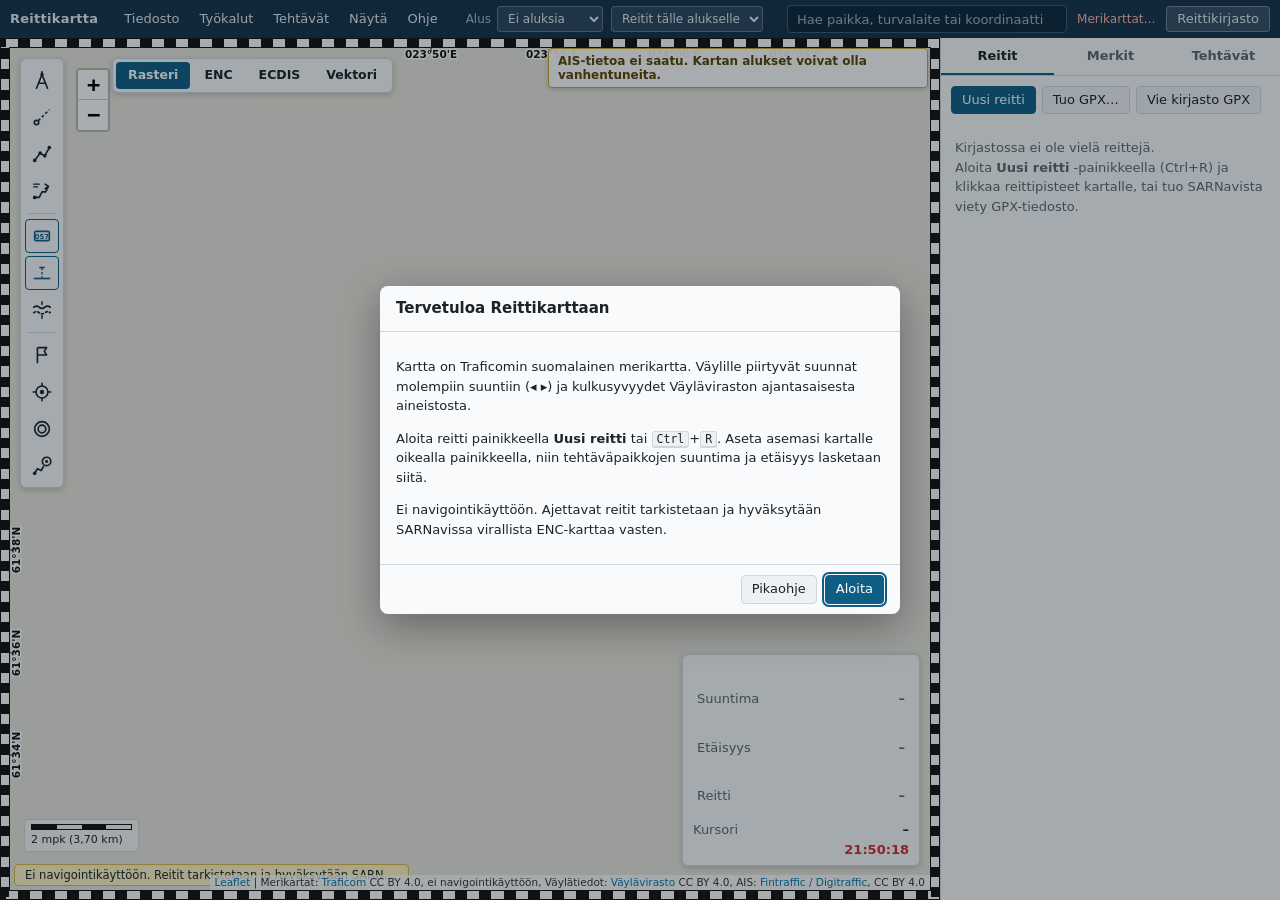
<file: lahdekoodi/index.html>
<!doctype html>
<!--
  Reittikartta – reittisuunnittelu suomalaisella merikartalla
  Copyright 2026 Jussi Vaahtikari
  Lisenssi: PolyForm Noncommercial 1.0.0
  https://polyformproject.org/licenses/noncommercial/1.0.0
  Required Notice: Copyright 2026 Jussi Vaahtikari

  Lisenssi koskee sovelluksen omaa koodia. Mukana oleva Leaflet 1.9.4 on
  BSD-2-lisensoitu, (c) Vladimir Agafonkin. Kartta-aineistot ovat omien
  lisenssiensä alaisia, ks. sovelluksen kohta Ohje → Aineistot ja käyttöehdot.

  Ei navigointikäyttöön. Lähde: Liikenne- ja viestintävirasto.
  Ei täytä asianmukaisen merikartan vaatimuksia.
-->
<html lang="fi">
<head>
<meta charset="utf-8">
<meta name="viewport" content="width=device-width, initial-scale=1">
<title>Reittikartta</title>
<link rel="stylesheet" href="lib/leaflet.css">
<link rel="stylesheet" href="css/app.css">
</head>
<body>
<header id="topbar">
  <button id="menuBtn" class="mi" type="button" aria-label="Valikko" title="Valikko">
    <svg viewBox="0 0 24 24" width="22" height="22" aria-hidden="true"><path d="M4 7h16M4 12h16M4 17h16" stroke="currentColor" stroke-width="2" stroke-linecap="round"/></svg>
  </button>
  <div class="brand" title="Selainpohjainen reittisuunnittelu merikartalla">Reittikartta</div>
  <nav id="menubar" aria-label="Valikot">
    <button class="mi" data-menu="file">Tiedosto</button>
    <button class="mi" data-menu="tools">Työkalut</button>
    <button class="mi" data-menu="tasks">Tehtävät</button>
    <button class="mi" data-menu="view">Näytä</button>
    <button class="mi" data-menu="help">Ohje</button>
  </nav>
  <div class="top-fields">
    <label class="fld">Alus
      <select id="vesselSel"></select>
    </label>
    <label class="fld">
      <select id="routeFilter" aria-label="Näytettävät reitit">
        <option value="vessel">Reitit tälle alukselle</option>
        <option value="all">Kaikki reitit</option>
      </select>
    </label>
  </div>
  <div id="searchBox" role="search">
    <input id="searchIn" type="search" placeholder="Hae paikka, turvalaite tai koordinaatti" autocomplete="off" spellcheck="false" aria-label="Paikkahaku">
    <div id="searchRes" hidden></div>
  </div>
  <span id="netStatus" class="net" role="status"></span>
  <button id="panelToggle" class="btn-ghost" aria-pressed="true"><span class="pt-long">Reittikirjasto</span><span class="pt-short">Kirjasto</span></button>
</header>

<main id="main">
  <div id="mapwrap">
    <div id="map" aria-label="Merikartta"></div>

    <div id="toolbar" role="toolbar" aria-label="Työkalut">
      <button class="tb" id="tbMeasure" title="Harppi – matkan mittaaminen (M)">
        <svg viewBox="0 0 24 24"><path d="M12 3v3M12 6l-6 15M12 6l6 15M8.2 15.5h7.6" fill="none" stroke="currentColor" stroke-width="1.8" stroke-linecap="round"/><circle cx="12" cy="6" r="1.8" fill="currentColor"/></svg>
      </button>
      <button class="tb" id="tbEbl" title="Suuntima – tosisuuntima ja etäisyys (F6)">
        <svg viewBox="0 0 24 24"><circle cx="6" cy="18" r="2.4" fill="none" stroke="currentColor" stroke-width="1.8"/><path d="M8 16L20 4" stroke="currentColor" stroke-width="1.8" stroke-dasharray="3 2.4"/></svg>
      </button>
      <button class="tb" id="tbRoute" title="Uusi reitti (Ctrl+R)">
        <svg viewBox="0 0 24 24"><path d="M4 19L10 11L15 14L20 5" fill="none" stroke="currentColor" stroke-width="1.8"/><circle cx="4" cy="19" r="2" fill="currentColor"/><circle cx="10" cy="11" r="2" fill="currentColor"/><circle cx="15" cy="14" r="2" fill="currentColor"/><circle cx="20" cy="5" r="2" fill="currentColor"/></svg>
      </button>
      <button class="tb" id="tbAuto" title="Reititä väylää pitkin – automaattinen reitti lähtöpisteestä määränpäähän (Ctrl+Shift+R)">
        <svg viewBox="0 0 24 24"><path d="M4 19h5l3-6h4l3-6" fill="none" stroke="currentColor" stroke-width="1.8" stroke-linejoin="round"/><path d="M15.5 4.5L19 7l-3.5 2.5" fill="none" stroke="currentColor" stroke-width="1.8" stroke-linecap="round" stroke-linejoin="round"/><circle cx="4" cy="19" r="2" fill="currentColor"/><path d="M3 4.5h6M3 7.5h4" stroke="currentColor" stroke-width="1.6" stroke-linecap="round"/></svg>
      </button>
      <span class="tb-sep"></span>
      <button class="tb tg" id="tbNotes" title="Reittinuottien näkyvyys">
        <svg viewBox="0 0 24 24"><rect x="4" y="7" width="16" height="10" rx="1.5" fill="none" stroke="currentColor" stroke-width="1.8"/><text x="12" y="15.2" text-anchor="middle" font-size="7.5" font-weight="700" fill="currentColor">057</text></svg>
      </button>
      <button class="tb tg" id="tbPasses" title="Sivuutus- ja käännösetäisyyksien näkyvyys">
        <svg viewBox="0 0 24 24"><path d="M3 18H21" stroke="currentColor" stroke-width="1.8"/><path d="M12 18V6" stroke="currentColor" stroke-width="1.6" stroke-dasharray="2.5 2"/><path d="M9 6H15" stroke="currentColor" stroke-width="1.8"/></svg>
      </button>
      <button class="tb tg" id="tbDeep" title="Syvä vesi – turvasyvyyttä syvempi vesi vaaleana, varottava sinisenä">
        <svg viewBox="0 0 24 24"><path d="M3 9c2-1.6 4-1.6 6 0s4 1.6 6 0 4-1.6 6 0" fill="none" stroke="currentColor" stroke-width="1.8" stroke-linecap="round"/><path d="M3 15c2-1.6 4-1.6 6 0s4 1.6 6 0 4-1.6 6 0" fill="none" stroke="currentColor" stroke-width="1.8" stroke-linecap="round" stroke-dasharray="2.2 2.4"/><path d="M12 3v3M12 18v3" stroke="currentColor" stroke-width="1.6" stroke-linecap="round"/></svg>
      </button>
      <span class="tb-sep"></span>
      <button class="tb" id="tbMark" title="Lisää oma merkki kartalta">
        <svg viewBox="0 0 24 24"><path d="M7 21V4M7 4h10l-2.5 4L17 12H7" fill="none" stroke="currentColor" stroke-width="1.8" stroke-linejoin="round"/></svg>
      </button>
      <button class="tb tg" id="tbGps" title="Oma sijainti – selain kysyy luvan">
        <svg viewBox="0 0 24 24"><circle cx="12" cy="12" r="6.5" fill="none" stroke="currentColor" stroke-width="1.8"/><circle cx="12" cy="12" r="2.4" fill="currentColor"/><path d="M12 2.5v3M12 18.5v3M2.5 12h3M18.5 12h3" stroke="currentColor" stroke-width="1.8" stroke-linecap="round"/></svg>
      </button>
      <button class="tb" id="tbTask" title="Uusi tehtäväpaikka">
        <svg viewBox="0 0 24 24"><circle cx="12" cy="12" r="8" fill="none" stroke="currentColor" stroke-width="1.8"/><circle cx="12" cy="12" r="4.2" fill="none" stroke="currentColor" stroke-width="1.8"/></svg>
      </button>
      <button class="tb" id="tbTaskRoute" title="Reititä tehtävälle – reitti väylää pitkin omasta sijainnista, asemalta tai muusta paikasta tehtäväpaikalle">
        <svg viewBox="0 0 24 24"><circle cx="17" cy="7" r="4.6" fill="none" stroke="currentColor" stroke-width="1.8"/><circle cx="17" cy="7" r="1.6" fill="currentColor"/><path d="M4 20l3-5 4 2 3-5" fill="none" stroke="currentColor" stroke-width="1.8" stroke-linejoin="round"/><circle cx="4" cy="20" r="2" fill="currentColor"/></svg>
      </button>
    </div>

    <div id="baseSwitch" role="radiogroup" aria-label="Kartan esitystapa">
      <button type="button" role="radio" data-base="raster" title="Rasterikartta – Traficomin paperikartat, tasolle 17 asti (R)">Rasteri</button>
      <button type="button" role="radio" data-base="enc" title="ENC-kartta perinteisin symbolein, tasolle 17 asti (E)">ENC</button>
      <button type="button" role="radio" data-base="enc-ecdis" title="ENC-kartta ECDIS-symbolein, tasolle 17 asti (Shift+E)">ECDIS</button>
      <button type="button" role="radio" data-base="vector" title="Vektorikartta – terävä kaikilla tasoilla, tasolle 20 asti (V)">Vektori</button>
    </div>

    <div id="editBanner" hidden></div>

    <div id="readout" class="idle" aria-live="off">
      <div class="ro-mode" id="roMode"></div>
      <div class="ro-grid">
        <span class="empty">Suuntima</span><b id="roBrg" class="empty">–</b>
        <span class="empty">Etäisyys</span><b id="roDist" class="empty">–</b>
        <span class="empty">Reitti</span><b id="roTotal" class="empty">–</b>
        <span>Kursori</span><b id="roPos">–</b>
        <span class="ro-task" hidden>Tehtävä</span><b class="ro-task" id="roTask" hidden>–</b>
        <span class="ro-gps" hidden>Oma</span><b class="ro-gps" id="roGps" hidden>–</b>
      </div>
      <div class="ro-clock" id="roClock" title="Tietokoneen kello – ei GNSS-aikaa">--:--:--</div>
    </div>

    <div id="disclaimer">Ei navigointikäyttöön.<span class="dl-long"> Reitit tarkistetaan ja hyväksytään SARNavissa virallista ENC-karttaa vasten.</span></div>
  </div>

  <aside id="panel" aria-label="Reittikirjasto">
    <div class="tabs" role="tablist">
      <button class="tab on" data-tab="routes" role="tab">Reitit</button>
      <button class="tab" data-tab="marks" role="tab">Merkit</button>
      <button class="tab" data-tab="tasks" role="tab">Tehtävät</button>
    </div>
    <div class="tabbody" id="tab-routes"></div>
    <div class="tabbody" id="tab-marks" hidden></div>
    <div class="tabbody" id="tab-tasks" hidden></div>
  </aside>
</main>

<div id="ctxmenu" role="menu" hidden></div>
<div id="modalRoot" hidden></div>
<div id="toast" role="status" hidden></div>
<input type="file" id="fileInput" accept=".gpx,.json,application/gpx+xml,application/json" hidden>

<script src="lib/leaflet.js"></script>
<script src="lib/pmtiles.js"></script>
<script src="lib/protomaps-leaflet.js"></script>
<script src="js/geo.js"></script>
<script src="js/store.js"></script>
<script src="js/ui.js"></script>
<script src="js/rastersharp.js"></script>
<script src="js/symbols.js"></script>
<script src="js/signs.js"></script>
<script src="js/chart.js"></script>
<script src="js/terrain.js"></script>
<script src="js/gpx.js"></script>
<script src="js/routes.js"></script>
<script src="js/routing.js"></script>
<script src="js/tools.js"></script>
<script src="js/library.js"></script>
<script src="js/ais.js"></script>
<script src="js/search.js"></script>
<script src="js/app.js"></script>
</body>
</html>
</file>
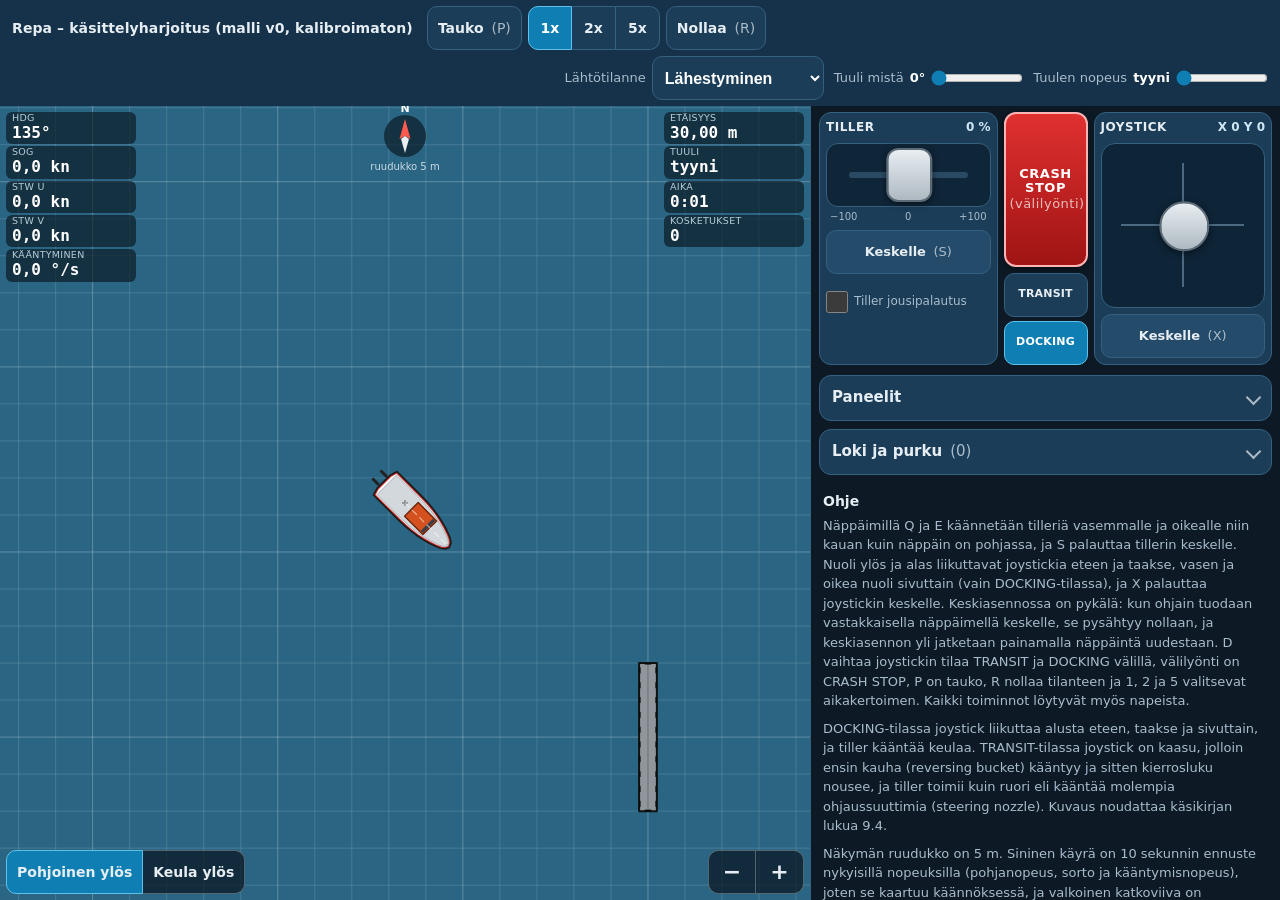
<file: kasittely.html>
<!doctype html>
<!--
  Repa – käsittelyharjoitus, 2D-testisivu (malli v0, kalibroimaton)
  Copyright 2026 Jussi Vaahtikari
  Lisenssi: PolyForm Noncommercial 1.0.0
  https://polyformproject.org/licenses/noncommercial/1.0.0
  Required Notice: Copyright 2026 Jussi Vaahtikari

  Ei navigointikäyttöön. Käsittelymalli on kalibroimaton arvio, eikä se kuvaa oikean aluksen käyttäytymistä.
-->
<html lang="fi">
<head>
<meta charset="utf-8">
<meta name="viewport" content="width=device-width, initial-scale=1, viewport-fit=cover, user-scalable=no">
<meta name="theme-color" content="#15324a">
<title>Repa – käsittelyharjoitus</title>
<style>
/* Repan käsittelyharjoitus (kasittely.html). Väripaletti noudattaa simulaattorin sim.css:ää, Rolls-Roycen paneelit ovat tummia. */
:root{--top-bg:#15324a;--top-ink:#e7eef3;--muted:#a9bccb;--panel:#1b3d58;--panel2:#244b69;--line:#35607f;--accent:#0f7fb3;--ok:#2aa55a;--bad:#d22a2a;--warn:#ffd400;--water:#2a6684;color-scheme:dark}
*{box-sizing:border-box}
html,body{height:100%;margin:0;overflow:hidden;background:#0d1a26;color:var(--top-ink);font:15px/1.35 "Segoe UI",system-ui,-apple-system,Roboto,Arial,sans-serif;-webkit-user-select:none;user-select:none;-webkit-touch-callout:none;touch-action:manipulation;-webkit-tap-highlight-color:transparent;overscroll-behavior:none;-webkit-text-size-adjust:100%}
button{font:inherit;color:inherit;cursor:pointer;touch-action:manipulation}
button:focus-visible,input:focus-visible,select:focus-visible,summary:focus-visible,[tabindex]:focus-visible{outline:2px solid #7cc4e8;outline-offset:2px}
[hidden]{display:none !important}
output{font-variant-numeric:tabular-nums}

#app{display:flex;flex-direction:column;height:100%;height:100dvh;padding-left:env(safe-area-inset-left);padding-right:env(safe-area-inset-right)}

/* ---------- Yläpalkki ---------- */
#bar{position:relative;flex:none;z-index:60;background:var(--top-bg);padding:max(4px,env(safe-area-inset-top)) 8px 4px;display:flex;flex-direction:column;gap:2px}
#otsikko{margin:0;padding:2px 2px 0;font-size:13px;font-weight:650;letter-spacing:.1px;white-space:nowrap;overflow:hidden;text-overflow:ellipsis}
#rivi{display:flex;flex-wrap:wrap;align-items:center;gap:6px}
#bar button,#bar select{min-height:44px;border:1px solid var(--line);border-radius:10px;background:var(--panel);padding:0 10px;font-weight:600;font-size:14px}
#bar button:active{background:var(--panel2)}
#bar button.on,.seg button.on{background:var(--accent);border-color:#5fc0ea;color:#fff}
#bar button[aria-pressed=true]#bTauko{background:#8a5a00;border-color:#ffc94a}
.seg{display:flex;gap:0}
.seg button{border-radius:0 !important;min-width:44px;padding:0 8px !important}
.seg button:first-child{border-radius:10px 0 0 10px !important}
.seg button:last-child{border-radius:0 10px 10px 0 !important}
.seg button+button{border-left-width:0 !important}
#asetBtn{margin-left:auto;padding:0 10px}
#aset{display:none;flex-direction:column;gap:6px;position:absolute;left:0;right:0;top:100%;background:var(--top-bg);padding:6px 10px 12px;border-bottom:1px solid var(--line);box-shadow:0 8px 16px rgba(0,0,0,.5)}
#aset.auki{display:flex}
/* Asetuslista puhelimessa: nimi ja lukema vasemmalla, säädin oikealla samalla rivillä, jotta lista ei peitä venettä */
.fld{display:flex;flex-direction:row;align-items:center;gap:10px;font-size:13px;color:var(--muted)}
.fld-nimi{display:flex;flex-direction:column;flex:0 0 112px;line-height:1.2}
.fld-nimi output{color:#fff;font-weight:650}
.fld select,.fld input[type=range]{flex:1;min-width:0}
#bar select{font-size:16px;width:100%}
input[type=range]{width:100%;height:44px;margin:0;accent-color:var(--accent);background:transparent}
.kbd{display:none;opacity:.7;font-weight:500;margin-left:3px}
@media (hover:hover) and (pointer:fine){.kbd{display:inline}}

/* ---------- Asettelu: puhelin pystyssä, canvas ylhäällä ja ohjaimet sen alla ---------- */
#main{flex:1;min-height:0;display:flex;flex-direction:column}
#nakyma{position:relative;flex:none;height:45%;min-height:230px;overflow:hidden;background:var(--water);touch-action:none}
#kanvas{position:absolute;left:0;top:0;width:100%;height:100%;display:block;touch-action:none;cursor:crosshair}
#sivu{flex:1;min-height:0;overflow-y:auto;overflow-x:hidden;-webkit-overflow-scrolling:touch;overscroll-behavior:contain;padding:6px 8px calc(16px + env(safe-area-inset-bottom));background:#0d1a26}

/* Mittarit canvasin päällä kulmissa (eivät nappaa kosketuksia) */
.mittarit{position:absolute;top:6px;display:flex;flex-direction:column;gap:2px;pointer-events:none;z-index:5}
.mittarit.vas{left:6px;width:104px}
.mittarit.oik{right:6px;width:112px}
.g{display:flex;flex-direction:column;background:rgba(10,22,32,.66);border-radius:6px;padding:1px 6px 2px;line-height:1.15}
.gl{font-size:9.5px;letter-spacing:.3px;color:#b9cddb;text-transform:uppercase}
.gv{font:700 14px/1.15 ui-monospace,Menlo,Consolas,monospace;color:#fff;white-space:nowrap}
.g.vaara .gv{color:#ff6b6b}
.g.varoitus{background:rgba(120,20,20,.8)}
#taukoMerkki{position:absolute;left:50%;top:70px;transform:translateX(-50%);padding:4px 14px;border-radius:8px;background:rgba(138,90,0,.9);border:1px solid #ffc94a;font-weight:700;letter-spacing:1px;pointer-events:none;z-index:6}
#toast{position:absolute;left:8px;right:8px;bottom:58px;margin:0 auto;max-width:420px;padding:8px 12px;border-radius:10px;background:rgba(30,10,10,.92);border:1px solid #ff8a8a;color:#fff;font-size:14px;text-align:center;pointer-events:none;z-index:8}
.nakyma-napit{position:absolute;bottom:6px;display:flex;z-index:7}
.nakyma-napit.vas{left:6px}
.nakyma-napit.oik{right:6px}
.nakyma-napit button{min-height:44px;min-width:44px;padding:0 10px;border:1px solid rgba(255,255,255,.28);background:rgba(10,22,32,.72);font-weight:650;font-size:14px}
.nakyma-napit button+button{border-left-width:0}
.nakyma-napit button:first-child{border-radius:10px 0 0 10px}
.nakyma-napit button:last-child{border-radius:0 10px 10px 0}
.nakyma-napit button.on{background:var(--accent);border-color:#5fc0ea}
.nakyma-napit button:active{background:var(--panel2)}
#bZoomUt,#bZoomIn{font-size:22px;line-height:1;min-width:48px}

/* ---------- Ohjaimet ---------- */
#ohjaimet{display:grid;grid-template-columns:minmax(0,1fr) 84px minmax(0,1fr);gap:6px;margin-bottom:10px}
.laatikko{background:var(--panel);border:1px solid var(--line);border-radius:12px;padding:6px;display:flex;flex-direction:column;gap:6px;min-width:0}
.ots{display:flex;justify-content:space-between;align-items:baseline;gap:4px;font-size:12px;min-height:18px}
.ots b{font-size:12px;letter-spacing:.5px}
.ots output{color:#cfe7f5;font-size:12px;font-weight:600;white-space:nowrap}
.laatikko button{min-height:44px;border:1px solid var(--line);border-radius:10px;background:var(--panel2);font-weight:600;font-size:13px;padding:0 6px}
.laatikko button:active{background:var(--accent)}
.valinta{display:flex;align-items:center;gap:6px;min-height:44px;font-size:12px;color:var(--muted);line-height:1.2}
.valinta input{width:22px;height:22px;flex:none;margin:0;accent-color:var(--accent)}

/* TILLER: vaakasuuntainen vipu */
.raide{position:relative;height:64px;border-radius:12px;background:#0f2538;border:1px solid var(--line);touch-action:none;cursor:ew-resize}
.raide .uurre{position:absolute;left:22px;right:22px;top:50%;height:6px;margin-top:-3px;border-radius:3px;background:#2a4a63}
.raide .keskitikki{position:absolute;left:50%;top:10px;bottom:10px;width:2px;margin-left:-1px;background:#7fa4bd;opacity:.7}
.nuppi{position:absolute;width:46px;height:54px;top:50%;left:0;margin-top:-27px;border-radius:12px;background:linear-gradient(#e8eef2,#aeb9c1);border:2px solid #5c6b76;box-shadow:0 2px 6px rgba(0,0,0,.5);pointer-events:none}
.raide.veto .nuppi,.kentta.veto .nuppi{background:linear-gradient(#fff,#cfe7f5);border-color:#7cc4e8}
.asteikko{display:flex;justify-content:space-between;font-size:10px;color:var(--muted);margin-top:-3px;padding:0 4px}

/* Keskipalsta: CRASH STOP ja TRANSIT/DOCKING */
.keski{display:flex;flex-direction:column;gap:6px;min-width:0}
.crash{flex:1;min-height:92px;border-radius:12px;border:2px solid #ffb4b4;background:linear-gradient(#e03030,#a01414);color:#fff;font-weight:800;font-size:13px;letter-spacing:.5px;line-height:1.1;padding:4px;display:flex;flex-direction:column;align-items:center;justify-content:center;gap:2px;box-shadow:0 2px 8px rgba(0,0,0,.5)}
.crash:active{background:linear-gradient(#ff5050,#c01c1c)}
.tilat{display:flex;flex-direction:column;gap:4px}
.tilat button{min-height:44px;border:1px solid var(--line);border-radius:10px;background:var(--panel);font-weight:700;font-size:11px;letter-spacing:.2px;padding:0 2px}
.tilat button.on{background:var(--accent);border-color:#5fc0ea;color:#fff}

/* JOYSTICK: kaksiakselinen alue */
.kentta{position:relative;width:100%;aspect-ratio:1/1;border-radius:14px;background:#0f2538;border:1px solid var(--line);touch-action:none;cursor:grab;overflow:hidden}
.kentta .risti{position:absolute;inset:0;background:linear-gradient(#7fa4bd,#7fa4bd) center/2px 76% no-repeat,linear-gradient(#7fa4bd,#7fa4bd) center/76% 2px no-repeat;opacity:.55}
.kentta .rako{display:none;position:absolute;left:50%;top:8%;bottom:8%;width:14px;margin-left:-7px;border-radius:7px;background:#2a4a63}
.kentta.transit .risti{background:linear-gradient(#7fa4bd,#7fa4bd) center/2px 0 no-repeat}
.kentta.transit .rako{display:block}
.kentta .nuppi{width:50px;height:50px;top:0;left:0;margin-top:0;border-radius:50%}

/* ---------- Avattavat osiot ---------- */
.rr-ulko{margin-bottom:8px;border:1px solid var(--line);border-radius:12px;background:var(--panel)}
.rr-ulko>summary{padding:0 12px;font-weight:650}
summary{min-height:44px;display:flex;align-items:center;gap:8px;cursor:pointer;list-style:none;touch-action:manipulation}
summary::-webkit-details-marker{display:none}
summary::after{content:"";margin-left:auto;width:9px;height:9px;border-right:2px solid currentColor;border-bottom:2px solid currentColor;transform:rotate(45deg);transition:transform .15s;opacity:.7;flex:none}
details[open]>summary::after{transform:rotate(-135deg)}
.lukema{color:var(--muted);font-weight:500}
.rr-sisus{padding:0 8px 8px;display:flex;flex-direction:column;gap:6px}

/* Rolls-Roycen paneelit: musta ja harmaa tausta, valkoinen teksti */
.rr{background:#161616;border:1px solid #444;border-radius:10px;color:#fff}
.rr>summary{padding:0 12px;font-weight:700;font-size:13px;letter-spacing:.4px}
.rr-runko{padding:2px 10px 10px;display:flex;flex-direction:column;gap:8px}
.rr-rivi{display:flex;flex-wrap:wrap;align-items:center;gap:8px}
.rr-nimi{font-weight:700;letter-spacing:.5px;min-width:42px}
.rr-kortti{border:1px solid #333;border-radius:8px;padding:6px 8px;display:flex;flex-direction:column;gap:4px;background:#1d1d1d}
.keinu{display:flex}
.keinu button,.backflush,.rr button{min-height:44px;min-width:60px;padding:0 10px;border:1px solid #666;background:#2c2c2c;color:#fff;font-weight:700;font-size:12px;letter-spacing:.3px}
.keinu button:first-child{border-radius:8px 0 0 8px}
.keinu button:last-child{border-radius:0 8px 8px 0}
.keinu button+button{border-left-width:0}
.keinu button.on{background:#3b7f3b;border-color:#8bd88b}
.keinu button[data-clutch="0"].on,.keinu button[data-backup="1"].on,.keinu button[data-engbackup="1"].on,.keinu button[data-trimauto="0"].on,.keinu button[data-int="1"].on{background:#9a6b00;border-color:#ffc94a}
.backflush{border-radius:8px !important;margin-left:auto}
.backflush.vilkkuu{animation:vilkku .5s steps(2,start) infinite;background:#0f6fa0;border-color:#8fd4f5}
@keyframes vilkku{50%{background:#2c2c2c;border-color:#666}}
.rr-saadin{display:flex;flex-direction:column;font-size:12px;color:#ddd;gap:0}
.rr-saadin>span{display:flex;justify-content:space-between;font-weight:600;letter-spacing:.3px}
.rr-saadin output{color:#fff}
.rr-saadin input[disabled]{opacity:.45}
.rr-huom{margin:0;font-size:12px;color:#aab;line-height:1.35}
.viesti{margin:0;min-height:0;font-size:13px;color:#ffb0b0;font-weight:650}
.viesti:empty{display:none}

/* LCD DISPLAY AND ALARM PANEL (käsikirjan kuva 13) */
.lcd{background:#050805;border:2px solid #555;border-radius:8px;padding:8px 10px 10px;color:#9dffa0;font-family:ui-monospace,Menlo,Consolas,monospace}
.lcd-ylaosa{display:flex;justify-content:space-between;align-items:center;gap:6px;margin-bottom:6px;min-height:20px}
.lcd-nimi{font-weight:800;letter-spacing:1px;color:#e8ffe9;font-size:13px}
.lcd-lamput{display:flex;gap:4px;flex-wrap:wrap;justify-content:flex-end}
.lamppu{font-size:9.5px;font-weight:700;padding:1px 5px;border-radius:3px;background:#3a3a00;color:#ffe34d;border:1px solid #7a7a00}
.lamppu.hael{background:#400;color:#ff8a8a;border-color:#a33}
.lcd-palkit{display:grid;grid-template-columns:repeat(4,minmax(0,1fr));gap:6px}
.vp{display:flex;flex-direction:column;align-items:center;gap:3px;min-width:0}
.vp-raide{position:relative;width:26px;height:96px;border:1px solid #3d6b40;background:#0b140b}
.vp-raide::before{content:"";position:absolute;left:-5px;right:-5px;top:50%;height:1px;background:#6c9b6f}
.vp-raide.tab::before{display:none}
.vp-raide i{position:absolute;left:1px;right:1px;background:#37e03d;height:0;bottom:50%}
.vp-raide.tab i{bottom:0}
.vp-raide i.taakse{background:#ff5a4d}
.vp-nimi{font-size:9.5px;text-align:center;line-height:1.1;color:#cfe;white-space:nowrap}
.vp-arvo{font-size:11px;color:#fff;min-height:14px}
.lcd-vaaka{display:flex;flex-direction:column;gap:5px;margin-top:8px}
.hp{display:grid;grid-template-columns:78px 1fr 46px;align-items:center;gap:6px}
.hp-nimi{font-size:9.5px;color:#cfe}
.hp-raide{position:relative;height:16px;border:1px solid #3d6b40;background:#0b140b}
.hp-raide::before{content:"";position:absolute;top:-3px;bottom:-3px;left:50%;width:1px;background:#6c9b6f}
.hp-raide i{position:absolute;top:1px;bottom:1px;left:50%;width:0;background:#37e03d}
.hp-arvo{font-size:11px;color:#fff;text-align:right}
.lcd-rpm{display:flex;justify-content:space-between;margin-top:8px;font-size:12px;color:#cfe}
.lcd-rpm b{color:#fff;font-size:14px;margin-left:4px}

/* Loki */
.loki-ala{padding:0 10px 10px;display:flex;flex-direction:column;gap:6px}
.loki-yla{display:flex;align-items:center;gap:8px;justify-content:space-between}
.loki-selite{font-size:12px;color:var(--muted);flex:1}
#bLokiTyhjenna{min-height:44px;min-width:84px;border:1px solid var(--line);border-radius:10px;background:var(--panel2);font-weight:600}
.loki{list-style:none;margin:0;padding:0;max-height:260px;overflow-y:auto;border-radius:8px;background:#0d1a26}
.loki li{display:flex;flex-wrap:wrap;gap:2px 8px;align-items:baseline;padding:6px 8px;border-bottom:1px solid #1f3a50;font-size:13px}
.loki .lt{font-family:ui-monospace,Menlo,Consolas,monospace;color:var(--muted);min-width:44px}
.loki .lk{font-weight:650}
.loki .lv{font-family:ui-monospace,Menlo,Consolas,monospace}
.loki .arvio{padding:0 7px;border-radius:9px;font-size:12px;font-weight:700;color:#10202c}
.arvio.pehmea{background:#7ee2a0}
.arvio.tuntuva{background:#ffd966}
.arvio.kova{background:#ff7b7b}
#lokiTyhja{padding:4px 2px}

/* ---------- Ohje ---------- */
#ohje{margin-top:4px;padding:4px 4px 8px;color:var(--muted);font-size:13px;line-height:1.5}
#ohje h2{font-size:14px;color:var(--top-ink);margin:4px 0}
#ohje p{margin:0 0 8px}

/* ---------- Leveä näyttö: canvas vasemmalla, ohjaimet, paneelit ja loki oikealla ---------- */
@media (min-width:800px){
  #bar{flex-direction:row;align-items:center;flex-wrap:wrap;gap:6px 14px;padding:6px 12px}
  #otsikko{font-size:14px;padding:0}
  #asetBtn{display:none}
  #aset{display:flex !important;flex-direction:row;align-items:center;position:static;padding:0;border:0;box-shadow:none;gap:10px;background:none;margin-left:auto}
  .fld{gap:6px}
  .fld-nimi{flex:none;flex-direction:row;gap:6px}
  .fld input[type=range]{flex:none;width:92px}
  #bar select{flex:none;width:auto;min-width:0;padding:0 8px}
  #main{flex-direction:row}
  #nakyma{flex:1;height:auto;min-height:0}
  #sivu{flex:none;width:min(470px,42vw);min-width:380px;border-left:1px solid var(--line)}
  .mittarit.vas{width:130px}
  .mittarit.oik{width:140px}
  .gv{font-size:16px}
  .kentta{max-width:220px;margin:0 auto}
}
/* Matala leveä näyttö (puhelin vaakasuunnassa): tiivis yläpalkki */
@media (min-width:800px) and (max-height:520px){
  #bar{padding-top:max(3px,env(safe-area-inset-top));padding-bottom:3px}
  #bar button,#bar select{min-height:44px}
  #otsikko{font-size:13px}
}
@media (max-width:359px){
  #ohjaimet{grid-template-columns:minmax(0,1fr) 76px minmax(0,1fr)}
  .mittarit.vas{width:96px}
  .mittarit.oik{width:100px}
}

</style>
</head>
<body>
<div id="app">

  <!-- Yläpalkki -->
  <header id="bar">
    <h1 id="otsikko">Repa – käsittelyharjoitus (malli v0, kalibroimaton)</h1>
    <div id="rivi">
      <button type="button" id="bTauko" aria-pressed="false" title="Tauko (P)">Tauko <span class="kbd">(P)</span></button>
      <div class="seg" id="segNopeus" role="group" aria-label="Aikakerroin">
        <button type="button" data-v="1" class="on" aria-pressed="true" title="Aikakerroin 1x (näppäin 1)">1x</button>
        <button type="button" data-v="2" aria-pressed="false" title="Aikakerroin 2x (näppäin 2)">2x</button>
        <button type="button" data-v="5" aria-pressed="false" title="Aikakerroin 5x (näppäin 5)">5x</button>
      </div>
      <button type="button" id="bNollaa" title="Nollaa lähtötilanteeseen (R)">Nollaa <span class="kbd">(R)</span></button>
      <button type="button" id="asetBtn" aria-expanded="false" aria-controls="aset" title="Lähtötilanne ja tuuli">Asetukset</button>
    </div>
    <div id="aset">
      <label class="fld" for="selTilanne"><span class="fld-nimi">Lähtötilanne</span>
        <select id="selTilanne">
          <option value="lahestyminen">Lähestyminen</option>
          <option value="kylki">Kylki ponttonissa</option>
          <option value="vapaa">Vapaa vesi</option>
        </select>
      </label>
      <label class="fld" for="rTuuliSuunta"><span class="fld-nimi">Tuuli mistä <output id="oTuuliSuunta">0°</output></span>
        <input type="range" id="rTuuliSuunta" min="0" max="359" step="1" value="0">
      </label>
      <label class="fld" for="rTuuliNopeus"><span class="fld-nimi">Tuulen nopeus <output id="oTuuliNopeus">tyyni</output></span>
        <input type="range" id="rTuuliNopeus" min="0" max="14" step="0.5" value="0">
      </label>
    </div>
  </header>

  <main id="main">

    <!-- Ylhäältä nähty käsittelynäkymä -->
    <section id="nakyma" aria-label="Ylhäältä nähty käsittelynäkymä">
      <canvas id="kanvas" role="img" aria-label="Repa ja kelluva ponttoni ylhäältä nähtynä"></canvas>
      <div class="mittarit vas" id="mitVas" aria-label="Mittarit">
        <div class="g"><span class="gl">HDG</span><span class="gv" id="gHdg">000°</span></div>
        <div class="g"><span class="gl">SOG</span><span class="gv" id="gSog">0,0 kn</span></div>
        <div class="g"><span class="gl">STW u</span><span class="gv" id="gU">0,0 kn</span></div>
        <div class="g"><span class="gl">STW v</span><span class="gv" id="gV">0,0 kn</span></div>
        <div class="g"><span class="gl">Kääntyminen</span><span class="gv" id="gR">0,0 °/s</span></div>
      </div>
      <div class="mittarit oik" id="mitOik" aria-label="Mittarit">
        <div class="g" id="gEtaisyysLaatikko"><span class="gl">Etäisyys</span><span class="gv" id="gEtaisyys">–</span></div>
        <div class="g"><span class="gl">Tuuli</span><span class="gv" id="gTuuli">tyyni</span></div>
        <div class="g"><span class="gl">Aika</span><span class="gv" id="gAika">0:00</span></div>
        <div class="g" id="gKosketusLaatikko"><span class="gl">Kosketukset</span><span class="gv" id="gKosketus">0</span></div>
      </div>
      <div id="taukoMerkki" hidden>TAUKO</div>
      <div id="toast" role="status" aria-live="polite" hidden></div>
      <div class="nakyma-napit vas" role="group" aria-label="Näkymän suunta">
        <button type="button" data-n="pohjoinen" class="on" aria-pressed="true">Pohjoinen ylös</button>
        <button type="button" data-n="keula" aria-pressed="false">Keula ylös</button>
      </div>
      <div class="nakyma-napit oik" role="group" aria-label="Zoom">
        <button type="button" id="bZoomUt" aria-label="Loitonna" title="Loitonna">−</button>
        <button type="button" id="bZoomIn" aria-label="Lähennä" title="Lähennä">+</button>
      </div>
    </section>

    <!-- Ohjaimet, paneelit, loki ja ohje -->
    <section id="sivu" aria-label="Ohjaimet">

      <div id="ohjaimet">
        <div class="laatikko" id="tillerLaatikko">
          <div class="ots"><b>TILLER</b> <output id="oTiller">0 %</output></div>
          <div id="tillerRaide" class="raide" role="slider" tabindex="0" aria-label="TILLER" aria-valuemin="-100" aria-valuemax="100" aria-valuenow="0">
            <span class="uurre"></span><span class="keskitikki"></span><span id="tillerNuppi" class="nuppi"></span>
          </div>
          <div class="asteikko" aria-hidden="true"><span>−100</span><span>0</span><span>+100</span></div>
          <button type="button" id="bTillerKeskelle" title="Tiller keskelle (S)">Keskelle <span class="kbd">(S)</span></button>
          <label class="valinta"><input type="checkbox" id="cbJousi"><span>Tiller jousipalautus</span></label>
        </div>

        <div class="keski">
          <button type="button" id="bCrash" class="crash" title="CRASH STOP (välilyönti)">CRASH STOP<span class="kbd">(välilyönti)</span></button>
          <div class="tilat" role="group" aria-label="Joystickin valintakytkin">
            <button type="button" data-tila="TRANSIT" aria-pressed="false" title="TRANSIT: joystick on kaasu">TRANSIT</button>
            <button type="button" data-tila="DOCKING" aria-pressed="true" class="on" title="DOCKING: joystick liikuttaa alusta (D vaihtaa tilaa)">DOCKING</button>
          </div>
        </div>

        <div class="laatikko" id="joyLaatikko">
          <div class="ots"><b>JOYSTICK</b> <output id="oJoy">0 / 0</output></div>
          <div id="joyKentta" class="kentta" role="application" tabindex="0" aria-label="JOYSTICK">
            <span class="risti"></span><span class="rako"></span><span id="joyNuppi" class="nuppi"></span>
          </div>
          <button type="button" id="bJoyKeskelle" title="Joystick keskelle (X)">Keskelle <span class="kbd">(X)</span></button>
        </div>
      </div>

      <details id="paneelit" class="rr-ulko">
        <summary>Paneelit</summary>
        <div class="rr-sisus">

          <details class="rr" id="pLcd" open>
            <summary>LCD DISPLAY AND ALARM PANEL</summary>
            <div class="rr-runko">
              <div class="lcd" id="lcd">
                <div class="lcd-ylaosa"><span class="lcd-nimi">VECTOR Controls</span><span class="lcd-lamput" id="lcdLamput"></span></div>
                <div class="lcd-palkit">
                  <div class="vp"><b class="vp-arvo" id="lcdV0">0 %</b><div class="vp-raide tab"><i id="lcdF0"></i></div><span class="vp-nimi">PORT TAB</span></div>
                  <div class="vp"><b class="vp-arvo" id="lcdV1">0 %</b><div class="vp-raide"><i id="lcdF1"></i></div><span class="vp-nimi">PORT BUCKET</span></div>
                  <div class="vp"><b class="vp-arvo" id="lcdV2">0 %</b><div class="vp-raide"><i id="lcdF2"></i></div><span class="vp-nimi">STBD BUCKET</span></div>
                  <div class="vp"><b class="vp-arvo" id="lcdV3">0 %</b><div class="vp-raide tab"><i id="lcdF3"></i></div><span class="vp-nimi">STBD TAB</span></div>
                </div>
                <div class="lcd-vaaka">
                  <div class="hp"><span class="hp-nimi">PORT NOZZLE</span><div class="hp-raide"><i id="lcdF4"></i></div><b class="hp-arvo" id="lcdV4">0,0°</b></div>
                  <div class="hp"><span class="hp-nimi">STBD NOZZLE</span><div class="hp-raide"><i id="lcdF5"></i></div><b class="hp-arvo" id="lcdV5">0,0°</b></div>
                </div>
                <div class="lcd-rpm"><span>PORT RPM <b id="lcdRpm0">650</b></span><span>STBD RPM <b id="lcdRpm1">650</b></span></div>
              </div>
            </div>
          </details>

          <details class="rr" id="pClutch">
            <summary>CLUTCH PANEL</summary>
            <div class="rr-runko">
              <div class="rr-rivi" data-puoli="0">
                <span class="rr-nimi">PORT</span>
                <div class="keinu" role="group" aria-label="PORT kytkin">
                  <button type="button" data-clutch="1" class="on">ENGAGE</button>
                  <button type="button" data-clutch="0">DISENG</button>
                </div>
                <button type="button" class="backflush" data-bf="0">BACKFLUSH</button>
              </div>
              <div class="rr-rivi" data-puoli="1">
                <span class="rr-nimi">STBD</span>
                <div class="keinu" role="group" aria-label="STBD kytkin">
                  <button type="button" data-clutch="1" class="on">ENGAGE</button>
                  <button type="button" data-clutch="0">DISENG</button>
                </div>
                <button type="button" class="backflush" data-bf="1">BACKFLUSH</button>
              </div>
              <label class="rr-saadin" for="rIdle"><span>IDLE <output id="oIdle">650 rpm</output></span>
                <input type="range" id="rIdle" min="650" max="1100" step="10" value="650">
              </label>
              <p class="viesti" id="clutchViesti" role="status"></p>
              <p class="rr-huom">ENGAGE onnistuu vain, kun JOYSTICK on keskellä. BACKFLUSH vilkkuu kolme sekuntia, mutta se ei vaikuta malliin.</p>
            </div>
          </details>

          <details class="rr" id="pTrim">
            <summary>TRIM–ROLL PANEL</summary>
            <div class="rr-runko">
              <div class="rr-rivi">
                <span class="rr-nimi">TAB</span>
                <div class="keinu" role="group" aria-label="TRIM–ROLL PANEL AUTO tai BACKUP">
                  <button type="button" data-trimauto="1" class="on">AUTO</button>
                  <button type="button" data-trimauto="0">BACKUP</button>
                </div>
              </div>
              <label class="rr-saadin" for="rTrim"><span>TRIM</span><input type="range" id="rTrim" min="-100" max="100" value="0" disabled></label>
              <label class="rr-saadin" for="rRoll"><span>ROLL</span><input type="range" id="rRoll" min="-100" max="100" value="0" disabled></label>
              <p class="rr-huom">TRIM- ja ROLL-säätimet ovat vain näyttönä. AUTO-asennossa interceptorit (TAB) seuraavat nopeutta, ja BACKUP-asennossa ne pysyvät paikallaan.</p>
            </div>
          </details>

          <details class="rr" id="pBackup">
            <summary>BACKUP PANEL</summary>
            <div class="rr-runko">
              <div class="rr-kortti" data-puoli="0">
                <div class="rr-rivi">
                  <span class="rr-nimi">PORT</span>
                  <div class="keinu" role="group" aria-label="PORT BACKUP PANEL">
                    <button type="button" data-backup="0" class="on">AUTO</button>
                    <button type="button" data-backup="1">BACKUP</button>
                  </div>
                  <div class="keinu" role="group" aria-label="PORT INT tai WJ">
                    <button type="button" data-int="0" class="on">WJ</button>
                    <button type="button" data-int="1">INT</button>
                  </div>
                </div>
                <label class="rr-saadin" for="rBkNoz0"><span>PORT NOZZLE <output id="oBkNoz0">0°</output></span>
                  <input type="range" id="rBkNoz0" min="-30" max="30" step="1" value="0" disabled></label>
                <label class="rr-saadin" for="rBkKau0"><span id="lBkKau0">PORT BUCKET <output id="oBkKau0">0 %</output></span>
                  <input type="range" id="rBkKau0" min="-100" max="100" step="1" value="0" disabled></label>
              </div>
              <div class="rr-kortti" data-puoli="1">
                <div class="rr-rivi">
                  <span class="rr-nimi">STBD</span>
                  <div class="keinu" role="group" aria-label="STBD BACKUP PANEL">
                    <button type="button" data-backup="0" class="on">AUTO</button>
                    <button type="button" data-backup="1">BACKUP</button>
                  </div>
                  <div class="keinu" role="group" aria-label="STBD INT tai WJ">
                    <button type="button" data-int="0" class="on">WJ</button>
                    <button type="button" data-int="1">INT</button>
                  </div>
                </div>
                <label class="rr-saadin" for="rBkNoz1"><span>STBD NOZZLE <output id="oBkNoz1">0°</output></span>
                  <input type="range" id="rBkNoz1" min="-30" max="30" step="1" value="0" disabled></label>
                <label class="rr-saadin" for="rBkKau1"><span id="lBkKau1">STBD BUCKET <output id="oBkKau1">0 %</output></span>
                  <input type="range" id="rBkKau1" min="-100" max="100" step="1" value="0" disabled></label>
              </div>
              <p class="rr-huom">BACKUP-asennossa liukusäätimet ohittavat Vectorstickin. WJ ohjaa kauhaa (BUCKET) ja INT interceptoria (TAB), jolloin vain positiivinen arvo vaikuttaa.</p>
            </div>
          </details>

          <details class="rr" id="pEngine">
            <summary>ENGINE BACKUP PANEL</summary>
            <div class="rr-runko">
              <div class="rr-kortti" data-puoli="0">
                <div class="rr-rivi">
                  <span class="rr-nimi">PORT</span>
                  <div class="keinu" role="group" aria-label="PORT ENGINE BACKUP PANEL">
                    <button type="button" data-engbackup="0" class="on">AUTO</button>
                    <button type="button" data-engbackup="1">BACKUP</button>
                  </div>
                </div>
                <label class="rr-saadin" for="rEngRpm0"><span>PORT RPM <output id="oEngRpm0">650</output></span>
                  <input type="range" id="rEngRpm0" min="650" max="2500" step="10" value="650" disabled></label>
              </div>
              <div class="rr-kortti" data-puoli="1">
                <div class="rr-rivi">
                  <span class="rr-nimi">STBD</span>
                  <div class="keinu" role="group" aria-label="STBD ENGINE BACKUP PANEL">
                    <button type="button" data-engbackup="0" class="on">AUTO</button>
                    <button type="button" data-engbackup="1">BACKUP</button>
                  </div>
                </div>
                <label class="rr-saadin" for="rEngRpm1"><span>STBD RPM <output id="oEngRpm1">650</output></span>
                  <input type="range" id="rEngRpm1" min="650" max="2500" step="10" value="650" disabled></label>
              </div>
              <p class="rr-huom">BACKUP-asennossa koneen kierrosluku seuraa säädintä eikä Vectorstickiä.</p>
            </div>
          </details>

        </div>
      </details>

      <details id="lokiD" class="rr-ulko">
        <summary>Loki ja purku <span id="lokiMaara" class="lukema">(0)</span></summary>
        <div class="loki-ala">
          <div class="loki-yla">
            <span class="loki-selite">Kosketuksen arvio: alle 0,3 kn pehmeä, 0,3–0,6 kn tuntuva ja yli 0,6 kn kova.</span>
            <button type="button" id="bLokiTyhjenna">Tyhjennä</button>
          </div>
          <ol id="loki" class="loki"></ol>
          <p id="lokiTyhja" class="rr-huom">Ei merkintöjä. Kosketukset ja ohjauskäskyt kirjautuvat tähän.</p>
        </div>
      </details>

      <section id="ohje" aria-label="Ohje">
        <h2>Ohje</h2>
        <p>Näppäimillä Q ja E käännetään tilleriä vasemmalle ja oikealle niin kauan kuin näppäin on pohjassa, ja S palauttaa tillerin keskelle. Nuoli ylös ja alas liikuttavat joystickia eteen ja taakse, vasen ja oikea nuoli sivuttain (vain DOCKING-tilassa), ja X palauttaa joystickin keskelle. Keskiasennossa on pykälä: kun ohjain tuodaan vastakkaisella näppäimellä keskelle, se pysähtyy nollaan, ja keskiasennon yli jatketaan painamalla näppäintä uudestaan. D vaihtaa joystickin tilaa TRANSIT ja DOCKING välillä, välilyönti on CRASH STOP, P on tauko, R nollaa tilanteen ja 1, 2 ja 5 valitsevat aikakertoimen. Kaikki toiminnot löytyvät myös napeista.</p>
        <p>DOCKING-tilassa joystick liikuttaa alusta eteen, taakse ja sivuttain, ja tiller kääntää keulaa. TRANSIT-tilassa joystick on kaasu, jolloin ensin kauha (reversing bucket) kääntyy ja sitten kierrosluku nousee, ja tiller toimii kuin ruori eli kääntää molempia ohjaussuuttimia (steering nozzle). Kuvaus noudattaa käsikirjan lukua 9.4.</p>
        <p>Näkymän ruudukko on 5 m. Sininen käyrä on 10 sekunnin ennuste nykyisillä nopeuksilla (pohjanopeus, sorto ja kääntymisnopeus), joten se kaartuu käännöksessä, ja valkoinen katkoviiva on keulaviiva, josta sorron näkee. Vihreä tai punainen nuoli perässä on jetin työntö eteen tai taakse (15 kN vastaa 2,5 metriä). Punainen reunus rungon ympärillä tarkoittaa kosketusta ponttoniin. Liikemalli on kalibroimaton arvio.</p>
      </section>

    </section>
  </main>
</div>

<script>
/* Simulaattori – Repan käsittelymalli (vaihe K1, 2.11.2026): kolmen vapausasteen liikemalli hitaaseen ajoon ja laituriin ajoon.
 *
 * Tämä on erillinen malli, jota käsittelyharjoitus käyttää liike.js:n sijaan. liike.js on navigoijan harjoituksen kinemaattinen
 * malli (ruorimies toteuttaa suunta- ja nopeuskäskyt). Tässä pelaaja on itse ruorimies ja ohjaa Rolls-Roycen Vectorstick-järjestelmää:
 * TILLER (keulasuunta) ja JOYSTICK, jonka valintakytkin on asennossa TRANSIT (joystick on kaasu) tai DOCKING (joystick liikuttaa
 * alusta eteen, taakse ja sivuttain, tiller kääntää keulaa). Käsikirja 25.6.2014 luvut 9.4 ja 9.5.
 *
 * Liikeyhtälöt (runkokoordinaatisto: x keulaan, y oikealle, kääntyminen myötäpäivään positiivinen; Fossen, 3 DOF):
 *   (m + mx) du/dt = X_runko + X_jetit + X_tuuli + X_kosketus + m v r
 *   (m + my) dv/dt = Y_runko + Y_jetit + Y_tuuli + Y_kosketus - m u r
 *   (Iz + Jz) dr/dt = N_runko + N_jetit + N_tuuli + N_kosketus
 * u = pitkittäisnopeus (surge), v = poikittaisnopeus (sway, + oikealle), r = kääntymisnopeus (yaw, rad/s). Nopeudet ovat nopeuksia
 * veden suhteen (STW); virtaus (vesimassan nopeus) lisätään paikan integrointiin, SOG- ja COG-funktioihin ja kosketuksen nopeuteen,
 * joten virtaus voidaan ottaa mukaan myöhemmin pelkällä setCurrent-kutsulla (tuulen näennäinen tuuli lasketaan vielä STW:stä). Tuuli on mukana liike.js:n tapaan (näennäinen tuuli, sivu- ja keulaprofiili) ja
 * lisäksi kääntömomenttina, koska tuulen painekeskiö on vedenalaisen sivupinnan keskiön edessä (keula kaatuu myötätuuleen).
 *
 * Runkovoimat hitaassa ajossa ovat poikkivirtausvastusta (cross-flow drag, Hooft): runko jaetaan pitkittäin kaistoihin, joilla on
 * runkomallin mittataulukosta (runko.js, hull_offsets) laskettu syväys, ja jokaisen kaistan poikittaisnopeus v + x r antaa voiman
 * -1/2 rho Cd T(x) dx (v + x r) |v + x r|. Tämä tuottaa yhtä aikaa sway-vastuksen, kääntövaimennuksen ja niiden kytkennän oikealla
 * vaikutuspisteellä (vedenalaisen sivupinnan keskiö 4,76 m peräpeilistä, painopiste 3,78 m). Vauhdissa lisätään lineaariset
 * nostovoimatermit (Yv, Yr, Nv, Nr kertaa |u|, Clarken ym. 1983 regressiokaavat), jotka antavat kurssivakavuuden ja kaarevan
 * käännöksen: ilman niitä suuttimen sivuvoima pyöräyttäisi veneen paikallaan myös vauhdissa. Pitkittäisvastus on liike.js:n liukukynnyskäyrä ilman sen keinotekoista hitaan
 * nopeuden termiä: 14 tonnin vene ei pysähdy itsestään, vaan kauhalla.
 *
 * Hydrostatiikka runkomallista suunnitteluvesiviivalla (Ta 0,942 m, Tf 0,615 m): uppouma 14,16 m3, LCB 3,78 m peräpeilistä
 * (painoarvion lastattu painopiste 4,984 m on perän referenssistä 1,208 m peräpeilin takaa, eli sama 3,78 m), Lwl 10,75 m,
 * Bwl 3,81 m, vedenalainen sivupinta 8,07 m2, vesiviivapinta 31 m2. Operointipaino 14 t (perehdytysmateriaali).
 *
 * Vesijetit (2 x Rolls-Royce FF340): kummallakin kierrosluku n, kauha b ja ohjaussuutin delta. Suihkun liikemäärätyöntö T = Tb (n/nmax)^2,
 * paaluveto noin 3 000 kg eli 15 kN jettiä kohti (perehdytys). Kauha b = +1 täysin ylhäällä (koko suihku taakse, täysi eteenpäin-
 * työntö), b = 0 neutraali eli nettotyöntö nolla (suihku jaettu, LCD:n keskiasento), b = -1 täysi peruutus. Peruutustyöntö on
 * paikallaan noin 60 % eteenpäin-työnnöstä (reverseEff, oletus) ja kasvaa vauhdissa, koska kauha kääntää myös rungon mukana
 * tulevan virtauksen (crash stop 28 kn:sta noin 40 m, käsikirja 9.4.5, kalibroitu reverseSpeedGain-kertoimella). Suuttimen
 * kääntö delta (+ = suihku oikealle, enintään nozzleMaxDeg 30°, oletus) antaa sivuvoiman -T sin(delta) kertaa kauhakerroin
 * 0,8 + 0,2 b: neutraalissakin kauhassa suihku on olemassa ja ohjaa (siksi IDLE-säädin lisää ohjausvoimaa, käsikirja 9.4.4).
 * Sivuvoiman merkki ei vaihdu peruutettaessa (kauha kääntää virtauksen eteen ja alas, ei toiselle sivulle), joten sama suuttimen
 * asento kääntää keulaa samaan suuntaan eteen- ja taaksepäin ajossa; tämä on oletus, joka tarkistetaan veneellä.
 * Työnnön vaikutuspiste on suutin peräpeilin takana, 4,4 m painopisteen takana, y = ±0,77 m (painoarvio ±0,75, runkomalli ±0,79).
 *
 * Vectorstick DOCKING: joystick antaa halutun voiman (X eteen, Y sivulle) ja tiller halutun momentin N. Jakaja (control allocation)
 * ratkaisee jettien voimat: yhteinen X jaetaan tasan, momentti ja sivuvoima vaativat pitkittäisvoimien eron
 * dX = (N - xn Y) / d, jossa xn = -4,4 m ja d = 0,77 m, eli puhdas sivuttaissiirto vaatii toisen jetin eteen ja toisen taakse
 * noin 2,9-kertaisella voimalla sivuvoimaan nähden ja suuttimet noin 7-10° samaan suuntaan. Peruutustyöntö rajoittaa
 * sivuttaissiirtoa (noin 0,2 x jettityöntö). Kierrosluku nousee tarpeen mukaan tyhjäkäynniltä docking-rajaan (dockRpm). Jaon
 * logiikka on oma oletus Kamewan järjestelmän kuvauksen pohjalta ("joystick movements correspond to vessel movements"), ei
 * valmistajan algoritmi.
 * Vectorstick TRANSIT: tiller antaa molempien suuttimien kulman, joystickin pitkittäisakseli on yhdistetty kaasu (combinator):
 * ensimmäinen neljännes liikkeestä kääntää kauhan neutraalista täyteen (eteen tai taakse), loppu nostaa kierroksia tyhjäkäynniltä
 * täysille (peruutuksessa reverseRpmMax). Sivuttaisakselilla ei ole vaikutusta.
 * Paneelit: CLUTCH PANEL (ENGAGE/DISENG kummallekin jetille, IDLE-säädin), TRIM-ROLL PANEL (AUTO/BACKUP, näytetään),
 * BACKUP PANEL (AUTO/BACKUP kummallekin jetille: BACKUP ohittaa Vectorstickin ja mini-joystick asettaa suuttimen (x) ja
 * kauhan tai interceptorin (y, INT/WJ-kytkin) suoraan), ENGINE BACKUP PANEL (AUTO/BACKUP, PORT RPM ja STBD RPM).
 * Toimilaitteilla on hydrauliviive: suutin 30°/s, kauha neutraalista ääriasentoon 1 s, kierrosluku 1. kertaluvun viive 1,0 s.
 *
 * Kosketus (laituri, kelluva ponttoni): esteet ovat suorakaiteita maailmakoordinaatistossa. Rungon ääriviiva (kansiviiva
 * törmäyskumeineen, runkomalli) ja esteen kulmat tarkistetaan molempiin suuntiin, ja tunkeuma antaa jousi-vaimenninvoiman
 * normaalin suuntaan sekä kitkan tangentin suuntaan. Kelluva ponttoni ei välitä virtauksesta eikä sillä ole vuorovesivaihtelua.
 * Kosketukset kirjataan (nopeus, normaalinopeus, kohta) purkua varten.
 *
 * Kaikki luvut ovat SETTINGS-oliossa ja ne ovat kalibroimattomia arvioita, kunnes malli on ajettu oikealla veneellä.
 * Moduuli toimii selaimessa (window.Kasittely) ja Nodessa (module.exports). Tila on samanniminen kuin liike.js:ssä
 * (x, y, hdg, conv, v, vs, rate, trim, roll, t, clockMs, dist, cmdLog), joten plotteri ja 3D-näkymä voivat lukea sen sellaisenaan. */
(function (root) {
  'use strict';
  var KN = 1852 / 3600;
  var RAD = Math.PI / 180;

  var SETTINGS = {
    // massa ja hitaus (operointipaino 14 t, perehdytysmateriaali; Iz = m (0,25 Loa)^2)
    massKg: 14000, izKgm2: 131000,
    addedMassX: 0.05, addedMassY: 0.9, addedInertia: 0.8,   // lisätty massa osuutena massasta ja hitausmomentista (arvio, liukurunko B/T noin 4,5)
    waterRho: 1000, airRho: 1.225,
    // runko (runkomallista): painopiste peräpeilistä, kaistat [x peräpeilistä, syväys m] 0,5 m välein
    lcgFromTransomM: 3.78,
    hullStrips: [[0, 0.923], [0.5, 0.909], [1, 0.896], [1.5, 0.882], [2, 0.887], [2.5, 0.873], [3, 0.86], [3.5, 0.846], [4, 0.832], [4.5, 0.818], [5, 0.805], [5.5, 0.791], [6, 0.777], [6.5, 0.762], [7, 0.745], [7.5, 0.728], [8, 0.705], [8.5, 0.669], [9, 0.619], [9.5, 0.548], [10, 0.481], [10.5, 0.232]],
    stripDxM: 0.5,
    crossFlowCd: 1.0,                 // poikkivirtausvastuksen kerroin (kova palle, V-pohja; kalibroidaan)
    // lineaariset nostovoimatermit vauhdissa (Clarke ym. 1983, L 10,75 m, T 0,85 m, B 3,8 m, Cb 0,41): Y = |u| (yvLin v + yrLin r),
    // N = |u| (nvLin v + nrLin r); yksiköt N per (m/s)^2, N s, Nm per (m/s)^2 ja Nm s. Antavat kurssivakavuuden vauhdissa
    // (Yv' -0,034, Yr' +0,0016, Nv' -0,0135, Nr' -0,0044; Yv ja Nr kerrottu 1,2:lla, jotta käännös 5 kn:ssa ei ole pelkkä pyörähdys)
    yvLin: -2360, yrLin: 1000, nvLin: -8380, nrLin: -35300,
    // pieni lineaarinen vaimennus hitaassa liikkeessä, jotta tönäisyn jälkeinen kierto ja sorto asettuvat (ei neliöllisen poikkivirtausvastuksen puute)
    yLin0: 300, nLin0: 5000,
    // liukuvan rungon sivuttaisjäykkyys vauhdissa: Y = -yv2 u^2 v, N = -nr2 u^2 r. Täydellä tillerillä kääntösäde noin 8 m 4,5 kn:ssa, 9 m 9 kn:ssa,
    // 60 m 27 kn:ssa ja 84 m 31 kn:ssa (liike.js: 12 m 5 kn:ssa, 70 m 30 kn:ssa); nopeus putoaa käännöksessä 20-45 %
    yv2: 500, nr2: 0,
    // pitkittäisvastus: liike.js:n liukukynnyskäyrä ilman keinotekoista rLowN-termiä, lisäksi pieni lineaarinen termi (viskoosi, epästationaarinen)
    rHumpN: 16000, humpKn: 12, rPlaneN: 12000, planeKn: 17, rTopN: 21000, topKn: 35, planeExp: 1.3,
    rLinearNsPerM: 200,               // N per m/s
    reverseDragFactor: 2.5,
    // vesijetit
    jetBollardN: 15000,               // paaluveto jettiä kohti (perehdytys: noin 3 000 kg yhteensä)
    thrustSpeedLoss: 0.3, thrustRefKn: 35,   // eteenpäin-työnnön väheneminen vauhdissa (liike.js)
    reverseEff: 0.6,                  // peruutustyöntö paikallaan osuutena eteenpäin-työnnöstä (oletus)
    reverseSpeedGain: 3.5,            // peruutustyöntö kasvaa vauhdissa: kerroin (1 + gain * u / vRef) (kalibroitu: crash stop 28 kn:sta noin 40 m, 6 s)
    lateralBucketBase: 0.8, lateralBucketSlope: 0.2,   // sivuvoiman kerroin 0,8 + 0,2 b (neutraali kauha ohjaa 80 %:lla)
    nozzleMaxDeg: 30,                 // suuttimen enimmäiskulma (oletus)
    nozzleRateDegPerSec: 30, bucketRatePerSec: 1.0, rpmLagSec: 1.0, rpmRateMaxPerSec: 1200,   // kauha neutraalista ääriasentoon 1 s, täydestä eteen täyteen peruutukseen 2 s
    nozzleXFromCgM: -4.4, jetYM: 0.77,
    rpmMax: 2500, rpmIdle: 650, rpmIdleMax: 1100,   // CAT C9 2500 rpm; tyhjäkäynti ja IDLE-säätimen yläraja (oletus)
    reverseRpmMax: 1.0,               // peruutuksessa kierrokset enintään tämä osuus täysistä (oletus 100 %: crash stop vaatii täydet)
    dockRpmMax: 1500,                 // DOCKING-tilan kierrosluvun yläraja (oletus, 60 %: jettityöntö 5,4 kN, sivuttaissiirto noin 1 kn, kääntö paikallaan noin 9 °/s)
    combinatorBucketFrac: 0.25,       // TRANSIT: joystickin liikkeestä ensimmäinen neljännes on kauhaa, loppu kierroksia
    // ohjainten liikenopeudet näppäimistöllä (osuutta koko liikkeestä sekunnissa) ja tillerin jousipalautus
    tillerRatePerSec: 1.0, joystickRatePerSec: 0.8, tillerSpring: false, joystickSpringDocking: false,
    // tuuli (liike.js:n arvot) ja tuulen painekeskiö painopisteestä eteenpäin (päällysrakenne edessä)
    windSideAreaM2: 25, windFrontAreaM2: 12, windCy: 1.0, windCx: 0.6, windCpXFromCgM: 2.2,
    // kosketus (fenderit, D-kumi 100 mm): jousi N/m, vaimennin Ns/m, kitka (14 t, 0,5 kn kylki edellä: huippuvoima noin 15 kN, painuma noin 5 cm)
    contactK: 100000, contactC: 15000, contactMu: 0.4, contactLogMinMs: 0.05, contactLogGapSec: 1.0,   // kosketus kirjataan kerran, uusi merkintä vasta sekunnin erillään olon jälkeen
    crashEndMs: 0.4,                  // crash stop: ruorimies palauttaa joystickin keskelle, kun nopeus on tämän alle (kauha ehtii neutraaliin liikkeen loppuessa)
    // rungon ääriviiva [x peräpeilistä, puolileveys] (kansiviiva + törmäyskumi 0,04 m)
    hullOutline: [[-0.3, 1.2], [0, 2.245], [2, 2.247], [4, 2.249], [5, 2.242], [6, 2.206], [7, 2.123], [8, 1.98], [9, 1.773], [10, 1.503], [11, 1.152], [11.5, 0.923], [12, 0.579], [12.25, 0.06]],
    // trimmi ja kallistus näkymää varten (liike.js)
    trimPoints: [[0, 0], [6, 0.4], [10, 4.6], [12, 5], [14, 5], [17, 4.2], [22, 3.2], [28, 2.5], [35, 2.5]],
    trimLagSec: 1.0, heelMaxDeg: 8, heelRefAccel: 3.0, heelLagSec: 0.6,
    maxSubStep: 0.02
  };

  function clamp(v, a, b) { return v < a ? a : v > b ? b : v; }
  function lerp(a, b, t) { return a + (b - a) * t; }
  function norm360(d) { return ((d % 360) + 360) % 360; }
  function wrap180(d) { return ((d + 180) % 360 + 360) % 360 - 180; }
  function trueHdg(s) { return norm360(s.hdg + s.conv); }

  // Pitkittäisvastus N nopeudella u (m/s) veden suhteen; negatiivinen u = perä edellä
  function resistance(u) {
    var S = SETTINGS, kn = Math.abs(u) / KN, r;
    if (kn <= S.humpKn) r = S.rHumpN * Math.pow(kn / S.humpKn, 2);
    else if (kn <= S.planeKn) r = lerp(S.rHumpN, S.rPlaneN, (kn - S.humpKn) / (S.planeKn - S.humpKn));
    else r = S.rPlaneN + (S.rTopN - S.rPlaneN) * Math.pow(Math.min(1.2, (kn - S.planeKn) / (S.topKn - S.planeKn)), S.planeExp);
    if (u < 0) r = S.reverseDragFactor * S.rHumpN * Math.pow(kn / S.humpKn, 2);
    r += S.rLinearNsPerM * Math.abs(u);
    return u < 0 ? -r : r;
  }
  function trimTarget(u) {
    var p = SETTINGS.trimPoints, kn = Math.max(0, u) / KN;
    if (kn <= p[0][0]) return p[0][1];
    for (var i = 1; i < p.length; i++) if (kn <= p[i][0]) return lerp(p[i - 1][1], p[i][1], (kn - p[i - 1][0]) / (p[i][0] - p[i - 1][0]));
    return p[p.length - 1][1];
  }

  // Jetin suihkun liikemäärätyöntö (N) kierrosluvulla n (rpm): eteenpäin ja peruutuksessa, veden suhteellisella pitkittäisnopeudella u
  function jetThrustFwd(n, u) {
    var S = SETTINGS, nu = clamp(n / S.rpmMax, 0, 1), f = u >= 0 ? Math.max(0, 1 - S.thrustSpeedLoss * u / (S.thrustRefKn * KN)) : 1 + S.thrustSpeedLoss * Math.min(1, -u / (S.thrustRefKn * KN));
    return S.jetBollardN * nu * nu * f;
  }
  function jetThrustRev(n, u) {
    var S = SETTINGS, nu = clamp(n / S.rpmMax, 0, 1), f = u >= 0 ? 1 + S.reverseSpeedGain * u / (S.thrustRefKn * KN) : Math.max(0, 1 - S.thrustSpeedLoss * -u / (S.thrustRefKn * KN));
    return S.reverseEff * S.jetBollardN * nu * nu * f;
  }
  function lateralFactor(b) { return SETTINGS.lateralBucketBase + SETTINGS.lateralBucketSlope * b; }
  // Yhden jetin voima runkokoordinaatistossa: { x, y } (N). b kauha -1..1, nozzleDeg suuttimen kulma (+ suihku oikealle), n rpm, u pitkittäisnopeus
  function jetForce(n, b, nozzleDeg, u, engaged) {
    if (!engaged) return { x: 0, y: 0, t: 0 };
    var d = nozzleDeg * RAD, tf = jetThrustFwd(n, u), tr = jetThrustRev(n, u);
    var x = (b >= 0 ? b * tf : b * tr) * Math.cos(d);
    var y = -Math.sin(d) * lateralFactor(b) * tf;
    return { x: x, y: y, t: tf };
  }

  // ---------------------------------------------------------------------------------------------
  // Tila
  // ---------------------------------------------------------------------------------------------
  function create(init) {
    init = init || {};
    var S = SETTINGS;
    var jet = function () { return { rpm: S.rpmIdle, rpmCmd: S.rpmIdle, bucket: 0, bucketCmd: 0, nozzle: 0, nozzleCmd: 0, tab: 0, engaged: true, backup: false, backupInt: false, backupX: 0, backupY: 0, engineBackup: false, engineBackupRpm: S.rpmIdle }; };
    return {
      t: 0, clockMs: init.clockMs || Date.now(),
      x: init.x || 0, y: init.y || 0, hdg: init.hdg || 0, conv: init.conv || 0,
      v: init.v || 0, vs: init.vs || 0, rate: 0,              // u, v (m/s) ja r (aste/s), samat nimet kuin liike.js:ssä
      trim: 0, roll: 0, dist: 0, speedFactor: 1,
      windFrom: init.windFrom || 0, windSpeed: init.windSpeed || 0,
      currentTo: 0, currentSpeed: 0,                           // virtaus: tosisuunta, johon virtaa (aste) ja nopeus (m/s); oletus 0 (kelluva laituri, ei virtausta)
      mode: init.mode || 'DOCKING',                            // JOYSTICK-ohjaimen valintakytkin: 'TRANSIT' tai 'DOCKING'
      tiller: 0, joyX: 0, joyY: 0,                             // ohjaimet -1..1: tiller (+ oikealle), joystick sivuttain (+ oikealle) ja eteen (+)
      keys: { tillerL: false, tillerR: false, fwd: false, aft: false, left: false, right: false },   // näppäinten tila (pidä pohjassa)
      idleRpm: S.rpmIdle,                                      // CLUTCH PANELin IDLE-säädin
      trimRollAuto: true, trimKnob: 0, rollKnob: 0,
      jets: [jet(), jet()],                                    // [PORT, STBD]
      demand: { X: 0, Y: 0, N: 0 },                            // DOCKING: jakajan tavoite (N, N, Nm)
      forces: { X: 0, Y: 0, N: 0, jets: [{ x: 0, y: 0 }, { x: 0, y: 0 }], hull: { X: 0, Y: 0, N: 0 }, wind: { X: 0, Y: 0, N: 0 }, contact: { X: 0, Y: 0, N: 0 } },
      obstacles: [],                                           // esteet: { kind: 'ponttoni', x, y, hdg, lengthM, widthM } (keskipiste, suunta asteina)
      contacts: [], inContact: false, crashCmd: false,
      cmdLog: []
    };
  }
  function logCmd(s, kind, value, extra) {
    var e = { t: s.t, clockMs: s.clockMs, kind: kind, value: value, x: s.x, y: s.y, hdg: s.hdg, hdgTrue: trueHdg(s), v: s.v, vs: s.vs };
    if (extra) for (var k in extra) e[k] = extra[k];
    s.cmdLog.push(e);
  }

  // ---------------------------------------------------------------------------------------------
  // Ohjaimet ja paneelit
  // ---------------------------------------------------------------------------------------------
  function setMode(s, mode) {
    mode = mode === 'TRANSIT' ? 'TRANSIT' : 'DOCKING';
    if (s.mode === mode) return;
    s.mode = mode; s.joyX = 0; s.joyY = 0;   // tilan vaihto: joystick keskelle (järjestelmä vaatii neutraalin, oletus)
    logCmd(s, 'mode', mode);
  }
  function setTiller(s, v) { s.tiller = clamp(v, -1, 1); }
  function setJoystick(s, x, y) { s.joyX = s.mode === 'DOCKING' ? clamp(x, -1, 1) : 0; s.joyY = clamp(y, -1, 1); }
  function centreTiller(s) { s.tiller = 0; logCmd(s, 'tiller0', 0); }
  function centreJoystick(s) { s.joyX = 0; s.joyY = 0; logCmd(s, 'joy0', 0); }
  function setIdle(s, rpm) { s.idleRpm = clamp(rpm, SETTINGS.rpmIdle, SETTINGS.rpmIdleMax); }
  // CLUTCH PANEL: kytkeminen onnistuu vain joystickin ollessa keskellä (käsikirja: vain merkkivalon vilkkuessa)
  function setClutch(s, side, engaged) {
    var j = s.jets[side]; engaged = !!engaged;
    if (engaged && (Math.abs(s.joyX) > 0.05 || Math.abs(s.joyY) > 0.05)) return false;
    if (j.engaged === engaged) return true;
    j.engaged = engaged; logCmd(s, engaged ? 'engage' : 'diseng', side);
    return true;
  }
  function setBackup(s, side, backup) { s.jets[side].backup = !!backup; logCmd(s, backup ? 'backup' : 'auto', side); }
  function setBackupSelector(s, side, intMode) { s.jets[side].backupInt = !!intMode; }
  function setBackupStick(s, side, x, y) { var j = s.jets[side]; j.backupX = clamp(x, -1, 1); j.backupY = clamp(y, -1, 1); }
  function setEngineBackup(s, side, backup) { s.jets[side].engineBackup = !!backup; logCmd(s, backup ? 'engbackup' : 'engauto', side); }
  function setEngineBackupRpm(s, side, rpm) { s.jets[side].engineBackupRpm = clamp(rpm, SETTINGS.rpmIdle, SETTINGS.rpmMax); }
  function setWind(s, fromDeg, speed) { s.windFrom = norm360(Number(fromDeg) || 0); s.windSpeed = Math.max(0, Number(speed) || 0); }
  function setCurrent(s, toDeg, speed) { s.currentTo = norm360(Number(toDeg) || 0); s.currentSpeed = Math.max(0, Number(speed) || 0); }
  // Crash stop (käsikirja 9.4.5): TRANSIT-tilassa joystick taakse ääriasentoon; kun eteenpäin liike loppuu, joystick keskelle
  function crashStop(s) {
    if (s.v <= SETTINGS.crashEndMs) return false;
    if (s.mode !== 'TRANSIT') setMode(s, 'TRANSIT');
    s.crashCmd = true; s.joyY = -1; s.joyX = 0; logCmd(s, 'crash', 1);
    return true;
  }
  // Näppäimen liike yhdellä akselilla, keskiasennossa pykälä (detent): kun ohjain tulee näppäimellä keskelle, se pysähtyy nollaan,
  // ja keskiasennon yli jatkaminen vaatii näppäimen vapautuksen ja uuden painalluksen. Näin ohjaimen saa näppäimillä tarkasti nollaan.
  // st on akselin painallustila { dir, start } (näppäimen suunta ja ohjaimen puoli painalluksen alussa).
  function keyAxis(value, dir, rate, dt, st) {
    if (!dir) { st.dir = 0; return value; }
    if (st.dir !== dir) { st.dir = dir; st.start = value > 0 ? 1 : value < 0 ? -1 : 0; }
    if (st.start * dir < 0 && value * st.start <= 0) return 0;   // keskellä: pysyy nollassa saman painalluksen ajan
    var nv = clamp(value + dir * rate * dt, -1, 1);
    if (st.start * dir < 0 && nv * st.start <= 0) return 0;      // ylitti keskiasennon tällä askeleella: pysähtyy nollaan
    return nv;
  }
  // Näppäinten vaikutus ohjaimiin (pidä pohjassa): tiller ja joystick liikkuvat rajoitetulla nopeudella ja jäävät asentoonsa
  function applyKeys(s, dt) {
    var S = SETTINGS, k = s.keys, st = s.keyState || (s.keyState = { t: {}, x: {}, y: {} });
    var td = (k.tillerR ? 1 : 0) - (k.tillerL ? 1 : 0);
    if (td) s.tiller = keyAxis(s.tiller, td, S.tillerRatePerSec, dt, st.t);
    else { st.t.dir = 0; if (S.tillerSpring) s.tiller -= clamp(s.tiller, -S.tillerRatePerSec * dt, S.tillerRatePerSec * dt); }
    var yd = (k.fwd ? 1 : 0) - (k.aft ? 1 : 0), xd = (k.right ? 1 : 0) - (k.left ? 1 : 0);
    if (yd) s.joyY = keyAxis(s.joyY, yd, S.joystickRatePerSec, dt, st.y); else st.y.dir = 0;
    if (s.mode === 'DOCKING') {
      if (xd) s.joyX = keyAxis(s.joyX, xd, S.joystickRatePerSec, dt, st.x); else st.x.dir = 0;
      if (!xd && S.joystickSpringDocking) s.joyX -= clamp(s.joyX, -S.joystickRatePerSec * dt, S.joystickRatePerSec * dt);
      if (!yd && S.joystickSpringDocking) s.joyY -= clamp(s.joyY, -S.joystickRatePerSec * dt, S.joystickRatePerSec * dt);
    } else { s.joyX = 0; st.x.dir = 0; }
    if (s.crashCmd && yd > 0) s.crashCmd = false;
  }

  // ---------------------------------------------------------------------------------------------
  // Vectorstick: ohjainten käskyt jettien tavoitteiksi (rpmCmd, bucketCmd, nozzleCmd)
  // ---------------------------------------------------------------------------------------------
  function bucketFromForce(x, tf, tr) { return x >= 0 ? clamp(x / Math.max(1, tf), 0, 1) : clamp(x / Math.max(1, tr), -1, 0); }
  function vectorstick(s) {
    var S = SETTINGS, nMax = S.nozzleMaxDeg, idle = s.idleRpm, u = s.v;
    var P = s.jets[0], Q = s.jets[1], i, j;
    if (s.mode === 'TRANSIT') {
      // combinator: ensimmäinen neljännes kauhaa, loppu kierroksia
      var jy = s.joyY, f = S.combinatorBucketFrac, a = Math.abs(jy), b = clamp(jy / f, -1, 1);
      var rpm = idle + (S.rpmMax * (jy < 0 ? S.reverseRpmMax : 1) - idle) * clamp((a - f) / (1 - f), 0, 1);
      if (s.crashCmd && u <= S.crashEndMs) { s.crashCmd = false; s.joyY = 0; b = 0; rpm = idle; logCmd(s, 'joy0', 0); }
      for (i = 0; i < 2; i++) { j = s.jets[i]; j.rpmCmd = rpm; j.bucketCmd = b; j.nozzleCmd = s.tiller * nMax; }
      s.demand = { X: 0, Y: 0, N: 0 };
    } else {
      // DOCKING: haluttu voima ja momentti, jakaja
      var xn = S.nozzleXFromCgM, d = S.jetYM, nDock = S.dockRpmMax;
      var tDock = jetThrustFwd(nDock, u), trDock = jetThrustRev(nDock, u);
      // ohjainten ääriasentojen voimat: eteen molemmat jetit täydellä docking-työnnöllä, sivulle ja kääntöön peruutustyöntö rajoittaa
      // (sivuttaissiirto X = 0, N = 0: X2 = -(xn/d) Y / 2 = -trDock -> Ycap = 2 trDock d / -xn; kääntö paikallaan: dX = 2 trDock -> Ncap = 2 d trDock)
      var Xcap = 2 * tDock, Ycap = 2 * trDock * d / -xn, Ncap = 2 * d * trDock;
      var X = s.joyY * Xcap, Y = s.joyX * Ycap, N = s.tiller * Ncap;
      s.demand = { X: X, Y: Y, N: N };
      // momentin jako: paikallaan (joystick keskellä) tiller tuottaa momentin jettien työntöerolla ilman sivuvoimaa; kun joystick on eteen tai taakse,
      // osuus fNoz momentista tehdään suuttimilla kuten ruorilla (sivuvoima perässä), mikä on vauhdissa 2,9-kertaisesti tehokkaampaa (xn / d)
      var fNoz = clamp(Math.abs(X) / (0.5 * Xcap), 0, 1), Ynoz = fNoz * N / xn;
      Y += Ynoz;
      var dX = (N - xn * Y) / d, X1 = (X + dX) / 2, X2 = (X - dX) / 2, Y1 = Y / 2, Y2 = Y / 2;
      // tarvittava jettityöntö ja kierrosluku
      var req = 0, xs = [X1, X2], ys = [Y1, Y2];
      for (i = 0; i < 2; i++) {
        var rx = xs[i] >= 0 ? xs[i] / 1 : -xs[i] / S.reverseEff;
        var ry = Math.abs(ys[i]) / (lateralFactor(xs[i] >= 0 ? 1 : -1) * Math.sin(nMax * RAD));
        req = Math.max(req, rx, ry);
      }
      var rpmReq = S.rpmMax * Math.sqrt(req / S.jetBollardN), rpmT = clamp(rpmReq, idle, nDock);
      var tAv = jetThrustFwd(rpmT, u), trAv = jetThrustRev(rpmT, u), scale = 1;
      // jos tarve ylittää docking-rajan, skaalataan koko voimavektori (suunta säilyy)
      if (req > tAv * 1.0001 && req > 0) scale = tAv / req;
      for (i = 0; i < 2; i++) {
        j = s.jets[i];
        var fx = xs[i] * scale, fy = ys[i] * scale, bk = bucketFromForce(fx, tAv, trAv), dl = 0;
        for (var it = 0; it < 3; it++) {
          dl = clamp(-Math.asin(clamp(fy / Math.max(1, lateralFactor(bk) * tAv), -1, 1)) / RAD, -nMax, nMax);
          bk = bucketFromForce(fx / Math.max(0.5, Math.cos(dl * RAD)), tAv, trAv);
        }
        j.rpmCmd = rpmT; j.bucketCmd = bk; j.nozzleCmd = dl;
      }
      // ohjaimet keskellä: neutraali kauha, suuttimet keskelle, tyhjäkäynti
      if (!X && !Y && !N) for (i = 0; i < 2; i++) { j = s.jets[i]; j.rpmCmd = idle; j.bucketCmd = 0; j.nozzleCmd = 0; }
    }
    // BACKUP PANEL ja ENGINE BACKUP PANEL ohittavat automatiikan
    for (i = 0; i < 2; i++) {
      j = s.jets[i];
      if (j.backup) { j.nozzleCmd = j.backupX * nMax; if (j.backupInt) j.tab = clamp(j.backupY, 0, 1); else j.bucketCmd = j.backupY; }
      if (j.engineBackup) j.rpmCmd = j.engineBackupRpm;
      if (!j.engaged) j.rpmCmd = Math.max(j.rpmCmd, idle);
    }
  }
  // Toimilaitteiden seuranta: suutin ja kauha nopeusrajoitettuina, kierrosluku viiveellä ja nopeusrajalla
  function actuators(s, dt) {
    var S = SETTINGS;
    for (var i = 0; i < 2; i++) {
      var j = s.jets[i], mx = S.nozzleRateDegPerSec * dt, mb = S.bucketRatePerSec * dt;
      j.nozzle += clamp(j.nozzleCmd - j.nozzle, -mx, mx);
      j.bucket += clamp(j.bucketCmd - j.bucket, -mb, mb);
      var dr = (j.rpmCmd - j.rpm) * (1 - Math.exp(-dt / S.rpmLagSec)), mr = S.rpmRateMaxPerSec * dt;
      j.rpm += clamp(dr, -mr, mr);
      if (s.trimRollAuto && !j.backup) j.tab = clamp((s.v / KN - 8) / 14, 0, 1) * 0.6;   // interceptorit AUTO: seuraavat vauhtia (vain näyttöä varten)
    }
  }

  // ---------------------------------------------------------------------------------------------
  // Voimat
  // ---------------------------------------------------------------------------------------------
  // Runkovoimat veden suhteellisilla nopeuksilla ur, vr (m/s) ja r (rad/s)
  function hullForces(ur, vr, r) {
    var S = SETTINGS, q = 0.5 * S.waterRho * S.crossFlowCd, Y = 0, N = 0;
    for (var i = 0; i < S.hullStrips.length; i++) {
      var st = S.hullStrips[i], xb = st[0] + S.stripDxM / 2 - S.lcgFromTransomM, vc = vr + xb * r;
      var dy = -q * st[1] * S.stripDxM * vc * Math.abs(vc);
      Y += dy; N += xb * dy;
    }
    var au = Math.abs(ur);
    var u2 = ur * ur;
    Y += au * (S.yvLin * vr + S.yrLin * r) - S.yLin0 * vr - S.yv2 * u2 * vr;
    N += au * (S.nvLin * vr + S.nrLin * r) - S.nLin0 * r - S.nr2 * u2 * r;
    return { X: -resistance(ur), Y: Y, N: N };
  }
  // Tuulen voimat ja momentti runkokoordinaatistossa (liike.js:n kaava, lisäksi momentti painekeskiöstä)
  function windForces(s) {
    var S = SETTINGS;
    if (!(s.windSpeed > 0) && !s.v && !s.vs) return { X: 0, Y: 0, N: 0, app: 0, rel: 0 };
    var h = trueHdg(s) * RAD, to = (s.windFrom + 180) * RAD;
    var we = Math.sin(to) * s.windSpeed, wn = Math.cos(to) * s.windSpeed;
    var wf = we * Math.sin(h) + wn * Math.cos(h), wr = we * Math.cos(h) - wn * Math.sin(h);
    var ax = wf - s.v, ay = wr - s.vs, aa = Math.hypot(ax, ay), q = 0.5 * S.airRho;
    var X = q * S.windCx * S.windFrontAreaM2 * (ax * aa - (-s.v) * Math.abs(s.v));   // pitkittäisvoimasta vain ero tyyneen (vastuskäyrä sisältää ilmanvastuksen)
    var Y = q * S.windCy * S.windSideAreaM2 * ay * aa;
    return { X: X, Y: Y, N: S.windCpXFromCgM * Y, app: aa, rel: norm360(Math.atan2(-ay, -ax) / RAD) };
  }

  // Rungon ääriviiva maailmakoordinaatistossa [[x, y], ...] myötäpäivään keulasta
  function hullPolygon(s) {
    var S = SETTINGS, o = S.hullOutline, pts = [], h = s.hdg * RAD, sh = Math.sin(h), ch = Math.cos(h), lcg = S.lcgFromTransomM;
    var add = function (xb, yb) { pts.push([s.x + sh * xb + ch * yb, s.y + ch * xb - sh * yb]); };
    for (var i = o.length - 1; i >= 0; i--) add(o[i][0] - lcg, o[i][1]);      // oikea kylki keulasta perään
    for (i = 0; i < o.length; i++) add(o[i][0] - lcg, -o[i][1]);             // vasen kylki perästä keulaan
    return pts;
  }
  function obstaclePolygon(ob) {
    var h = ob.hdg * RAD, sh = Math.sin(h), ch = Math.cos(h), L = ob.lengthM / 2, W = ob.widthM / 2, pts = [];
    [[L, W], [L, -W], [-L, -W], [-L, W]].forEach(function (p) { pts.push([ob.x + sh * p[0] + ch * p[1], ob.y + ch * p[0] - sh * p[1]]); });
    return pts;
  }
  function pointInPoly(p, poly) {
    var inside = false;
    for (var i = 0, j = poly.length - 1; i < poly.length; j = i++) {
      var xi = poly[i][0], yi = poly[i][1], xj = poly[j][0], yj = poly[j][1];
      if ((yi > p[1]) !== (yj > p[1]) && p[0] < (xj - xi) * (p[1] - yi) / (yj - yi) + xi) inside = !inside;
    }
    return inside;
  }
  // Lähin reuna monikulmion sisällä olevalle pisteelle: { dist, nx, ny } (normaali ulospäin)
  function nearestEdge(p, poly) {
    var best = null;
    for (var i = 0, j = poly.length - 1; i < poly.length; j = i++) {
      var ax = poly[j][0], ay = poly[j][1], bx = poly[i][0], by = poly[i][1], ex = bx - ax, ey = by - ay, l2 = ex * ex + ey * ey || 1e-9;
      var t = clamp(((p[0] - ax) * ex + (p[1] - ay) * ey) / l2, 0, 1), cx = ax + t * ex, cy = ay + t * ey, d = Math.hypot(p[0] - cx, p[1] - cy);
      if (!best || d < best.dist) { var nx = cx - p[0], ny = cy - p[1], nl = Math.hypot(nx, ny) || 1; best = { dist: d, nx: nx / nl, ny: ny / nl, cx: cx, cy: cy }; }
    }
    return best;
  }
  // Kosketusvoimat: rungon pisteet esteessä ja esteen kulmat rungossa. Palauttaa runkokoordinaatiston { X, Y, N } ja kirjaa kosketukset.
  function contactForces(s, dt) {
    var S = SETTINGS, X = 0, Y = 0, N = 0, any = false, logged = false;
    if (!s.obstacles.length) { s.inContact = false; return { X: 0, Y: 0, N: 0 }; }
    var hull = hullPolygon(s), h = s.hdg * RAD, sh = Math.sin(h), ch = Math.cos(h), r = s.rate * RAD;
    var apply = function (px, py, nx, ny, pen) {
      // pisteen nopeus maailmassa (runko + kierto), normaali (nx, ny) osoittaa pisteestä ulos esteestä eli voiman suuntaan rungolle
      var rx = px - s.x, ry = py - s.y, vwx = s.v * sh + s.vs * ch + s.currentE, vwy = s.v * ch - s.vs * sh + s.currentN;
      vwx += r * ry; vwy += -r * rx;   // kierto myötäpäivään (hdg kasvaa myötäpäivään): piste keulassa (pohjoisessa) liikkuu itään, nopeus r * (ry, -rx)
      var vn = vwx * nx + vwy * ny;    // normaalinopeus (+ erkanee)
      var fn = S.contactK * pen - S.contactC * Math.min(0, vn); if (fn < 0) fn = 0;
      var tx = -ny, ty = nx, vt = vwx * tx + vwy * ty, ft = -S.contactMu * fn * clamp(vt / 0.05, -1, 1);
      var fx = fn * nx + ft * tx, fy = fn * ny + ft * ty;
      var bx = fx * sh + fy * ch, by = fx * ch - fy * sh;   // maailmasta runkoon: eteen = (sin h, cos h), oikealle = (cos h, -sin h)
      var rbx = rx * sh + ry * ch, rby = rx * ch - ry * sh;
      X += bx; Y += by; N += rbx * by - rby * bx; any = true;
      if (!logged && !s.inContact && -vn > S.contactLogMinMs && s.t - (s.lastContactT || -1e9) > S.contactLogGapSec) {
        logged = true; s.lastContactT = s.t;
        logCmd(s, 'kosketus', Math.round(-vn / KN * 100) / 100, { vnMs: -vn, speedKn: Math.hypot(s.v, s.vs) / KN, px: px, py: py });
      }
    };
    for (var k = 0; k < s.obstacles.length; k++) {
      var poly = obstaclePolygon(s.obstacles[k]), i, p, e;
      // rungon piste esteen sisällä: lähin reuna osoittaa esteestä ulos, voima rungolle samaan suuntaan
      for (i = 0; i < hull.length; i++) { p = hull[i]; if (pointInPoly(p, poly)) { e = nearestEdge(p, poly); apply(p[0], p[1], e.nx, e.ny, e.dist); } }
      // esteen kulma rungon sisällä: lähin reuna osoittaa rungosta ulos (kulman poistumissuunta), runkoa työnnetään vastakkaiseen suuntaan
      for (i = 0; i < poly.length; i++) { p = poly[i]; if (pointInPoly(p, hull)) { e = nearestEdge(p, hull); apply(p[0], p[1], -e.nx, -e.ny, e.dist); } }
    }
    if (any) s.lastContactT = s.t;   // kosketuksen kesto: erillään olon laskenta alkaa, kun kosketus päättyy
    s.inContact = any;
    return { X: X, Y: Y, N: N };
  }

  // ---------------------------------------------------------------------------------------------
  // Integrointi
  // ---------------------------------------------------------------------------------------------
  function stepOnce(s, dt) {
    var S = SETTINGS, m = S.massKg, mx = m * (1 + S.addedMassX), my = m * (1 + S.addedMassY), iz = S.izKgm2 * (1 + S.addedInertia);
    applyKeys(s, dt);
    vectorstick(s);
    actuators(s, dt);
    // virtaus itä-pohjoinen: s.v ja s.vs ovat nopeuksia veden suhteen (STW), virtaus lisätään paikan integrointiin ja kosketuksen nopeuteen
    var ct = s.currentTo * RAD; s.currentE = Math.sin(ct) * s.currentSpeed; s.currentN = Math.cos(ct) * s.currentSpeed;
    var h = s.hdg * RAD;
    var ur = s.v, vr = s.vs, r = s.rate * RAD;
    // voimat
    var H = hullForces(ur, vr, r), W = windForces(s), C = contactForces(s, dt);
    var JX = 0, JY = 0, JN = 0, jf = [];
    for (var i = 0; i < 2; i++) {
      var j = s.jets[i], f = jetForce(j.rpm, j.bucket, j.nozzle, ur, j.engaged), yj = i === 0 ? -S.jetYM : S.jetYM;
      JX += f.x; JY += f.y; JN += S.nozzleXFromCgM * f.y - yj * f.x; jf.push({ x: f.x, y: f.y, t: f.t });
    }
    var X = H.X + JX + W.X + C.X, Y = H.Y + JY + W.Y + C.Y, N = H.N + JN + W.N + C.N;
    s.forces = { X: X, Y: Y, N: N, jets: jf, hull: H, wind: { X: W.X, Y: W.Y, N: W.N }, contact: C, app: W.app, rel: W.rel };
    // kiihtyvyydet: jäykän kappaleen Coriolis-termit massalla m; lisätyn massan Munk-vaikutukset sisältyvät lineaarisiin derivaattoihin (Nv)
    var du = (X + m * s.vs * r) / mx, dv = (Y - m * s.v * r) / my, dr = N / iz;
    var u0 = s.v;
    s.v += du * dt; s.vs += dv * dt; r += dr * dt;
    // pysähtyminen: pieni ryömintä nollataan, jos työntö ja ulkoiset voimat puuttuvat (numeerinen siisteys, ei fysiikkaa)
    if (Math.abs(JX) < 1 && Math.abs(W.X) < 1 && !C.X && Math.abs(s.v) < 0.003 && !s.currentSpeed) s.v = 0;
    if (Math.abs(JY) < 1 && Math.abs(W.Y) < 1 && !C.Y && Math.abs(s.vs) < 0.003 && !s.currentSpeed) s.vs = 0;
    if (Math.abs(JN) < 1 && Math.abs(W.N) < 1 && !C.N && Math.abs(r) < 0.0005) r = 0;
    s.rate = r / RAD;
    // paikka: nopeus veden suhteen + virtaus
    var hm = h + 0.5 * r * dt, ds = s.v * dt, dsl = s.vs * dt;
    s.hdg = norm360(s.hdg + s.rate * dt);
    s.x += Math.sin(hm) * ds + Math.cos(hm) * dsl + s.currentE * dt;
    s.y += Math.cos(hm) * ds - Math.sin(hm) * dsl + s.currentN * dt;
    s.dist += Math.hypot(ds, dsl);
    // trimmi ja kallistus (näkymä): keskihakukiihtyvyys ja sivuttaiskiihtyvyys
    s.trim += (trimTarget(s.v) - s.trim) * (1 - Math.exp(-dt / S.trimLagSec));
    var ac = s.v * r + dv;
    s.roll += (clamp(ac / S.heelRefAccel, -1, 1) * S.heelMaxDeg - s.roll) * (1 - Math.exp(-dt / S.heelLagSec));
    s.t += dt; s.clockMs += dt * 1000;
  }
  function advance(s, dt) {
    var n = Math.max(1, Math.ceil(dt / SETTINGS.maxSubStep)), h = dt / n;
    for (var i = 0; i < n; i++) stepOnce(s, h);
  }
  function stepFrame(s, realDt) {
    if (!(s.speedFactor > 0)) return 0;
    var dt = Math.min(realDt, 0.25) * s.speedFactor;
    advance(s, dt);
    return dt;
  }

  // ---------------------------------------------------------------------------------------------
  // Apufunktiot käyttöliittymälle ja testeille
  // ---------------------------------------------------------------------------------------------
  function sog(s) { var e = s.v * Math.sin(s.hdg * RAD) + s.vs * Math.cos(s.hdg * RAD) + (s.currentE || 0), n = s.v * Math.cos(s.hdg * RAD) - s.vs * Math.sin(s.hdg * RAD) + (s.currentN || 0); return Math.hypot(e, n); }
  function cogTrue(s) { var e = s.v * Math.sin(s.hdg * RAD) + s.vs * Math.cos(s.hdg * RAD) + (s.currentE || 0), n = s.v * Math.cos(s.hdg * RAD) - s.vs * Math.sin(s.hdg * RAD) + (s.currentN || 0); return Math.hypot(e, n) > 0.02 ? norm360(Math.atan2(e, n) / RAD + s.conv) : trueHdg(s); }
  function cogGrid(s) { return norm360(cogTrue(s) - s.conv); }
  // Esteet: kelluva ponttoni (keskipiste, suunta, pituus, leveys)
  function addPontoon(s, x, y, hdgDeg, lengthM, widthM) { var ob = { kind: 'ponttoni', x: x, y: y, hdg: norm360(hdgDeg), lengthM: lengthM, widthM: widthM }; s.obstacles.push(ob); return ob; }
  function clearObstacles(s) { s.obstacles = []; s.inContact = false; }
  // Lyhin etäisyys rungon ääriviivasta esteeseen (m, negatiivinen = sisällä) näyttöä varten
  function distanceToObstacle(s, ob) {
    var hull = hullPolygon(s), poly = obstaclePolygon(ob), best = Infinity, i, e;
    for (i = 0; i < hull.length; i++) { e = nearestEdge(hull[i], poly); var d = pointInPoly(hull[i], poly) ? -e.dist : e.dist; if (d < best) best = d; }
    for (i = 0; i < poly.length; i++) { e = nearestEdge(poly[i], hull); d = pointInPoly(poly[i], hull) ? -e.dist : e.dist; if (d < best) best = d; }
    return best;
  }
  // Ohjaimet lukuina LCD-paneelia varten
  function panel(s) {
    return s.jets.map(function (j, i) { return { side: i === 0 ? 'PORT' : 'STBD', rpm: Math.round(j.rpm), bucket: j.bucket, nozzle: j.nozzle, tab: j.tab, engaged: j.engaged, backup: j.backup, engineBackup: j.engineBackup }; });
  }
  function speedText(s) { return (s.v / KN).toFixed(1) + ' kn'; }

  var api = {
    KN: KN, SETTINGS: SETTINGS, create: create, stepOnce: stepOnce, advance: advance, stepFrame: stepFrame,
    setMode: setMode, setTiller: setTiller, setJoystick: setJoystick, centreTiller: centreTiller, centreJoystick: centreJoystick, setIdle: setIdle,
    setClutch: setClutch, setBackup: setBackup, setBackupSelector: setBackupSelector, setBackupStick: setBackupStick, setEngineBackup: setEngineBackup, setEngineBackupRpm: setEngineBackupRpm,
    setWind: setWind, setCurrent: setCurrent, crashStop: crashStop, addPontoon: addPontoon, clearObstacles: clearObstacles, distanceToObstacle: distanceToObstacle,
    hullPolygon: hullPolygon, obstaclePolygon: obstaclePolygon, panel: panel, trueHdg: trueHdg, wrap180: wrap180, sog: sog, cogTrue: cogTrue, cogGrid: cogGrid,
    resistance: resistance, jetThrustFwd: jetThrustFwd, jetThrustRev: jetThrustRev, jetForce: jetForce, hullForces: hullForces, windForces: windForces, trimTarget: trimTarget, speedText: speedText
  };
  if (typeof module !== 'undefined' && module.exports) module.exports = api; else root.Kasittely = api;
})(typeof window !== 'undefined' ? window : globalThis);

</script>
<script>
/* Repan käsittelyharjoitus – 2D-testisivu (kasittely.html, malli v0, kalibroimaton).
 *
 * Sivu on pelkkä käyttöliittymä liikemallin (kasittely.js, window.Kasittely) päällä: se ei laske liikettä itse. Näkymä on ylhäältä
 * piirretty canvas, ohjaimina ovat TILLER ja JOYSTICK (vedettävät, jäävät asentoonsa) sekä Rolls-Roycen paneelit englanninkielisine
 * nimineen. Mallin tila on s: s.x (itä, m), s.y (pohjoinen, m), s.hdg (aste, 0 = pohjoinen, myötäpäivään), s.v = u, s.vs = v,
 * s.rate = kääntymisnopeus (°/s). Kaikki toiminnot ovat myös napeilla, koska puhelimessa ei ole näppäimistöä. */
(function () {
  'use strict';
  var K = window.Kasittely;
  var KN = K.KN, SET = K.SETTINGS, RAD = Math.PI / 180;
  var PONTTONI = { x: 0, y: 0, hdg: 0, pituus: 20, leveys: 2.4 };   // kelluva ponttoni, pohjois-eteläsuuntainen
  var JETTI_SKAALA = 2.5 / 15000;                                   // työntönuoli: 15 kN = 2,5 m
  var ENNUSTE_S = 10;                                               // nopeusvektori: 10 s:n ennuste SOG:lla
  var RUUDUKKO_RAJA = 2.2;                                          // tätä pienemmällä zoomilla ruudukko on 25 m (5 m viivat menisivät liian tiheiksi)

  function $(id) { return document.getElementById(id); }
  function raja(v, a, b) { return v < a ? a : v > b ? b : v; }

  // ---- Lukujen muotoilu (suomalainen desimaalipilkku ja oikea miinusmerkki) ----
  function luku(x, d) {
    var r = Number(x.toFixed(d));
    var t = (r === 0 ? 0 : r).toFixed(d);
    return t.replace('-', '−').replace('.', ',');
  }
  function merkki(x, d) { var t = luku(x, d); return (x > 0 && t.charAt(0) !== '−' && Number(x.toFixed(d)) !== 0 ? '+' : '') + t; }
  function aikaTeksti(t) { var m = Math.floor(t / 60), sek = Math.floor(t % 60); return m + ':' + (sek < 10 ? '0' : '') + sek; }
  function suunta3(d) { var n = Math.round(((d % 360) + 360) % 360) % 360; return ('00' + n).slice(-3) + '°'; }
  function aseta(el, teksti) { if (el._t !== teksti) { el.textContent = teksti; el._t = teksti; } }

  // ---- Tila ----
  var s = null;                  // mallin tila (Kasittely.create)
  var este = null;               // ponttoni (tai null vapaassa vedessä)
  var tauko = false, kerroin = 1;
  var tuuli = { from: 0, speed: 0 };
  var nakyma = { k: 8, keula: false };
  var polku = [];                // ajettu jälki [[x, y], ...]
  var pidetty = {};              // näppäinten tila: tillerL, tillerR, fwd, aft, left, right
  var tillerVeto = null, joyVeto = null;   // käynnissä oleva sormiveto
  var lokiPituus = -1, kosketusMaara = 0, viimeisinKn = null;
  var toastAjastin = 0, viestiAjastin = 0;

  // ---------------------------------------------------------------------------------------------
  // Lähtötilanteet
  // ---------------------------------------------------------------------------------------------
  // Siirtää venettä suuntaa (dx, dy) vasten pisteestä (x0, y0), kunnes rungon etäisyys ponttoniin on tavoite
  function sijoitaEtaisyyteen(st, ob, x0, y0, dx, dy, tavoite) {
    var k = tavoite + 8, d, i;
    for (i = 0; i < 8; i++) {
      st.x = x0 - dx * k; st.y = y0 - dy * k;
      d = K.distanceToObstacle(st, ob);
      k += tavoite - d;
    }
  }

  function aloita() {
    var nimi = $('selTilanne').value, st;
    este = null;
    if (nimi === 'lahestyminen') {
      // vene 30 m ponttonista, keula kohti ponttonin länsikylkeä 45° kulmassa, nopeus nolla: vene on ponttonin luoteispuolella ja
      // keulasuunta on 135° (kaakkoon), jolloin ponttoni näkyy alhaalla oikealla eikä jää mittarien alle
      st = K.create({ hdg: 135, mode: 'DOCKING' });
      este = K.addPontoon(st, PONTTONI.x, PONTTONI.y, PONTTONI.hdg, PONTTONI.pituus, PONTTONI.leveys);
      sijoitaEtaisyyteen(st, este, -PONTTONI.leveys / 2, 0, Math.sin(135 * RAD), Math.cos(135 * RAD), 30);
    } else if (nimi === 'kylki') {
      // vene kiinni ponttonin länsikyljessä, keula pohjoiseen, etäisyys fenderiin 5 cm
      st = K.create({ hdg: 0, mode: 'DOCKING' });
      este = K.addPontoon(st, PONTTONI.x, PONTTONI.y, PONTTONI.hdg, PONTTONI.pituus, PONTTONI.leveys);
      st.x = -3.5; st.y = -2;
      for (var i = 0; i < 6; i++) st.x += K.distanceToObstacle(st, este) - 0.05;
    } else {
      st = K.create({ hdg: 0, mode: 'DOCKING' });
    }
    K.setWind(st, tuuli.from, tuuli.speed);
    st.speedFactor = kerroin;
    st.tiller = 0; st.joyX = 0; st.joyY = 0;
    s = st;
    polku = []; lokiPituus = -1; kosketusMaara = 0; viimeisinKn = null;
    // oletuszoom: lähestymisessä sekä vene että ponttonin keskikohta mahtuvat näkymään, muuten noin 40 m levyinen alue
    var m = Math.min(W, H) / 2;
    var ala = este ? Math.max(Math.abs(este.x - st.x), Math.abs(este.y - st.y) + 18) + 4 : 20;
    nakyma.k = raja(m / (nimi === 'kylki' ? 15 : Math.max(ala, 15)), 2, 60);
    synkronoiPaneelit();
    piilotaViesti();
  }

  // ---------------------------------------------------------------------------------------------
  // Canvas
  // ---------------------------------------------------------------------------------------------
  var cv = $('kanvas'), cx = cv.getContext('2d'), W = 300, H = 300, dpr = 1;
  function mitoita() {
    var r = cv.parentNode.getBoundingClientRect();
    W = Math.max(1, Math.round(r.width)); H = Math.max(1, Math.round(r.height));
    dpr = Math.min(window.devicePixelRatio || 1, 3);
    cv.width = Math.round(W * dpr); cv.height = Math.round(H * dpr);
  }

  // Rungon koordinaatit (xb eteen painopisteestä, yb oikealle) maailmaan
  function rungosta(xb, yb) {
    var h = s.hdg * RAD, sh = Math.sin(h), ch = Math.cos(h);
    return [s.x + sh * xb + ch * yb, s.y + ch * xb - sh * yb];
  }
  function reitti(pts) {
    cx.beginPath();
    for (var i = 0; i < pts.length; i++) { if (i) cx.lineTo(pts[i][0], pts[i][1]); else cx.moveTo(pts[i][0], pts[i][1]); }
    cx.closePath();
  }
  function nuoli(x0, y0, x1, y1, vari, leveysPx, paaPx) {
    var k = nakyma.k, dx = x1 - x0, dy = y1 - y0, l = Math.hypot(dx, dy);
    if (l < 1e-6) return;
    var ux = dx / l, uy = dy / l, ph = Math.min(paaPx / k, l * 0.6), lw = leveysPx / k;
    cx.strokeStyle = vari; cx.fillStyle = vari; cx.lineWidth = lw; cx.lineCap = 'round';
    cx.beginPath(); cx.moveTo(x0, y0); cx.lineTo(x1 - ux * ph * 0.7, y1 - uy * ph * 0.7); cx.stroke();
    cx.beginPath(); cx.moveTo(x1, y1);
    cx.lineTo(x1 - ux * ph + -uy * ph * 0.5, y1 - uy * ph + ux * ph * 0.5);
    cx.lineTo(x1 - ux * ph - -uy * ph * 0.5, y1 - uy * ph - ux * ph * 0.5);
    cx.closePath(); cx.fill();
  }

  function piirraRuudukko() {
    var k = nakyma.k, g = k >= RUUDUKKO_RAJA ? 5 : 25, R = Math.hypot(W, H) / 2 / k + g;
    var i0 = Math.ceil((s.x - R) / g), i1 = Math.floor((s.x + R) / g), j0 = Math.ceil((s.y - R) / g), j1 = Math.floor((s.y + R) / g), i, j, v;
    cx.lineWidth = 1 / k;
    for (i = i0; i <= i1; i++) {
      v = i * g; cx.strokeStyle = v % 25 === 0 ? 'rgba(255,255,255,.26)' : 'rgba(255,255,255,.13)';
      cx.beginPath(); cx.moveTo(v, s.y - R); cx.lineTo(v, s.y + R); cx.stroke();
    }
    for (j = j0; j <= j1; j++) {
      v = j * g; cx.strokeStyle = v % 25 === 0 ? 'rgba(255,255,255,.26)' : 'rgba(255,255,255,.13)';
      cx.beginPath(); cx.moveTo(s.x - R, v); cx.lineTo(s.x + R, v); cx.stroke();
    }
  }

  // Kelluva ponttoni fendereineen: harmaa, musta reuna, mustat fenderit pitkillä sivuilla ja päissä
  function piirraPonttoni(ob) {
    var k = nakyma.k, h = ob.hdg * RAD, sh = Math.sin(h), ch = Math.cos(h), L = ob.lengthM / 2, Wd = ob.widthM / 2, xl, sg;
    var lok = function (a, b) { return [ob.x + sh * a + ch * b, ob.y + ch * a - sh * b]; };
    reitti(K.obstaclePolygon(ob));
    cx.fillStyle = '#8f969c'; cx.fill();
    cx.strokeStyle = '#111'; cx.lineWidth = Math.max(2 / k, 0.06); cx.lineJoin = 'round'; cx.stroke();
    // laudoituksen keskiviiva
    cx.strokeStyle = 'rgba(0,0,0,.25)'; cx.lineWidth = 1 / k;
    cx.beginPath(); var a = lok(-L, 0), b = lok(L, 0); cx.moveTo(a[0], a[1]); cx.lineTo(b[0], b[1]); cx.stroke();
    // fenderit: kapeat mustat palkit reunan sisäpuolella, niin että reunan kosketus on fenderin kosketus
    cx.fillStyle = '#0a0a0a';
    for (sg = -1; sg <= 1; sg += 2) {
      for (xl = -L + 1; xl <= L - 0.9; xl += 2) {
        reitti([lok(xl - 0.4, sg * Wd), lok(xl + 0.4, sg * Wd), lok(xl + 0.4, sg * (Wd - 0.2)), lok(xl - 0.4, sg * (Wd - 0.2))]); cx.fill();
      }
    }
    for (sg = -1; sg <= 1; sg += 2) { reitti([lok(sg * L, -0.45), lok(sg * L, 0.45), lok(sg * (L - 0.2), 0.45), lok(sg * (L - 0.2), -0.45)]); cx.fill(); }
  }

  function piirraJalki() {
    if (polku.length < 2) return;
    cx.strokeStyle = 'rgba(255,255,255,.6)'; cx.lineWidth = 1.3 / nakyma.k; cx.lineJoin = 'round';
    cx.beginPath(); cx.moveTo(polku[0][0], polku[0][1]);
    for (var i = 1; i < polku.length; i++) cx.lineTo(polku[i][0], polku[i][1]);
    cx.lineTo(s.x, s.y); cx.stroke();
  }

  // Kansi: rungon ääriviiva sisäänpäin siirrettynä
  function kansiReuna(inset) {
    var o = SET.hullOutline, lcg = SET.lcgFromTransomM, pts = [], i, xb, yb, n = o.length;
    for (i = n - 1; i >= 1; i--) {
      xb = o[i][0] - lcg - (i === n - 1 ? 0.5 : 0) + (i === 1 ? 0.3 : 0); yb = Math.max(0, o[i][1] - inset);
      pts.push(rungosta(xb, yb));
    }
    for (i = 1; i < n; i++) {
      xb = o[i][0] - lcg - (i === n - 1 ? 0.5 : 0) + (i === 1 ? 0.3 : 0); yb = Math.max(0, o[i][1] - inset);
      pts.push(rungosta(xb, -yb));
    }
    return pts;
  }

  function piirraRunko() {
    var k = nakyma.k, P = K.hullPolygon(s);
    // valkoinen runko
    reitti(P); cx.fillStyle = '#ffffff'; cx.fill();
    // kapea punainen raita reunassa (viiva leikataan rungon sisälle, joten näkyvä leveys on puolet)
    cx.save(); reitti(P); cx.clip();
    cx.strokeStyle = '#c62828'; cx.lineWidth = Math.max(0.5, 3.6 / k); cx.lineJoin = 'round'; cx.stroke();
    cx.restore();
    // vaaleanharmaa kansi
    reitti(kansiReuna(0.38)); cx.fillStyle = '#d3d8dc'; cx.fill();
    cx.strokeStyle = 'rgba(0,0,0,.25)'; cx.lineWidth = 1 / k; cx.stroke();
    // ohjaamo: oranssinpunainen suorakaide 5–8,5 m peräpeilistä
    var xa = 5 - SET.lcgFromTransomM, xe = 8.5 - SET.lcgFromTransomM, hw = 1.3;
    reitti([rungosta(xa, -hw), rungosta(xe, -hw), rungosta(xe, hw), rungosta(xa, hw)]);
    cx.fillStyle = '#d4501f'; cx.fill(); cx.strokeStyle = '#6e260d'; cx.lineWidth = Math.max(1.5 / k, 0.05); cx.lineJoin = 'round'; cx.stroke();
    // tuulilasi ohjaamon etureunassa
    reitti([rungosta(xe - 0.55, -hw + 0.15), rungosta(xe - 0.12, -hw + 0.15), rungosta(xe - 0.12, hw - 0.15), rungosta(xe - 0.55, hw - 0.15)]);
    cx.fillStyle = 'rgba(30,58,78,.85)'; cx.fill();
    // ääriviiva
    reitti(P); cx.strokeStyle = '#1b1b1b'; cx.lineWidth = Math.max(1.6 / k, 0.05); cx.lineJoin = 'round'; cx.stroke();
    // painopiste
    var c = rungosta(0, 0), r = 3 / k;
    cx.strokeStyle = 'rgba(0,0,0,.55)'; cx.lineWidth = 1 / k;
    cx.beginPath(); cx.moveTo(c[0] - r, c[1]); cx.lineTo(c[0] + r, c[1]); cx.moveTo(c[0], c[1] - r); cx.lineTo(c[0], c[1] + r); cx.stroke();
    // kosketus: punainen reunus rungon ympärillä
    if (s.inContact) {
      reitti(P); cx.strokeStyle = '#ff2a2a'; cx.lineWidth = Math.max(5 / k, 0.2); cx.stroke();
    }
  }

  // Jettien suuttimet ja työntövektorit perässä: vihreä eteen, punainen taakse
  function piirraJetit() {
    var k = nakyma.k, i, yb, p, f, F, ps, dx, dy, fx, fy, nz, h = s.hdg * RAD, sh = Math.sin(h), ch = Math.cos(h);
    for (i = 0; i < 2; i++) {
      yb = i === 0 ? -SET.jetYM : SET.jetYM;
      p = rungosta(SET.nozzleXFromCgM, yb);
      nz = s.jets[i].nozzle * RAD;
      // suuttimen asento: lyhyt tanko suihkun suuntaan (+ = suihku oikealle)
      var e = rungosta(SET.nozzleXFromCgM - Math.cos(nz) * 0.9, yb + Math.sin(nz) * 0.9);
      cx.strokeStyle = s.jets[i].engaged ? '#222' : '#999'; cx.lineWidth = Math.max(0.22, 3 / k); cx.lineCap = 'round';
      cx.beginPath(); cx.moveTo(p[0], p[1]); cx.lineTo(e[0], e[1]); cx.stroke();
      f = s.forces.jets[i]; fx = f.x; fy = f.y;
      F = Math.hypot(fx, fy);
      if (F < 150) continue;
      dx = sh * fx + ch * fy; dy = ch * fx - sh * fy;      // rungon voima maailmaan
      ps = F * JETTI_SKAALA;
      nuoli(p[0], p[1], p[0] + dx / F * ps, p[1] + dy / F * ps, fx >= 0 ? '#1fbf3f' : '#e53030', 3.5, 11);
    }
  }

  // Nopeusvektori: sininen käyrä painopisteestä, 10 s:n ennuste nykyisillä nopeuksilla u, v ja r (kaartuu käännöksessä, pituus = SOG x 10 s).
  // Lisäksi ohut valkoinen keulaviiva, josta sorron eli COG:n ja keulasuunnan eron näkee. Nuolenpää on käyrän lopussa, viimeisen pätkän suuntaan.
  function piirraNopeus() {
    var k = nakyma.k, sog = K.sog(s), L = sog * ENNUSTE_S;
    // keulaviiva (pituus kuten vektori, vähintään 8 m)
    var hl = Math.max(8, L), h0 = s.hdg * RAD;
    cx.strokeStyle = 'rgba(255,255,255,.55)'; cx.lineWidth = Math.max(0.06, 1.2 / k); cx.setLineDash([0.8, 0.6]);
    cx.beginPath(); cx.moveTo(s.x, s.y); cx.lineTo(s.x + Math.sin(h0) * hl, s.y + Math.cos(h0) * hl); cx.stroke(); cx.setLineDash([]);
    if (L < 0.2) return;
    var n = 20, dt = ENNUSTE_S / n, x = s.x, y = s.y, psi = h0, r = s.rate * RAD, u = s.v, w = s.vs, ce = s.currentE || 0, cn = s.currentN || 0, px, py, i;
    cx.strokeStyle = '#2f8bff'; cx.fillStyle = '#2f8bff'; cx.lineWidth = Math.max(0.08, 2.6 / k); cx.lineCap = 'round'; cx.lineJoin = 'round';
    cx.beginPath(); cx.moveTo(x, y);
    for (i = 0; i < n; i++) {
      var pm = psi + 0.5 * r * dt;
      px = x; py = y;
      x += (u * Math.sin(pm) + w * Math.cos(pm) + ce) * dt;
      y += (u * Math.cos(pm) - w * Math.sin(pm) + cn) * dt;
      psi += r * dt;
      cx.lineTo(x, y);
    }
    cx.stroke();
    // nuolenpää viimeisen pätkän suuntaan, koko pikseleinä
    var dx = x - px, dy = y - py, dl = Math.hypot(dx, dy) || 1, ux = dx / dl, uy = dy / dl, ph = Math.min(9 / k, L * 0.6);
    cx.beginPath(); cx.moveTo(x + ux * ph * 0.3, y + uy * ph * 0.3);
    cx.lineTo(x - ux * ph * 0.7 - uy * ph * 0.5, y - uy * ph * 0.7 + ux * ph * 0.5);
    cx.lineTo(x - ux * ph * 0.7 + uy * ph * 0.5, y - uy * ph * 0.7 - ux * ph * 0.5);
    cx.closePath(); cx.fill();
  }

  function piirraKompassi() {
    var x = W / 2, y = 30, r = 17, h = s.hdg * RAD, a = nakyma.keula ? -h : 0;
    cx.save(); cx.translate(x, y);
    cx.fillStyle = 'rgba(10,22,32,.66)'; cx.beginPath(); cx.arc(0, 0, r + 4, 0, 6.2832); cx.fill();
    cx.rotate(a);
    cx.fillStyle = '#ff5a4d'; cx.beginPath(); cx.moveTo(0, -r); cx.lineTo(5.5, 3); cx.lineTo(0, 0); cx.lineTo(-5.5, 3); cx.closePath(); cx.fill();
    cx.fillStyle = '#e8eef2'; cx.beginPath(); cx.moveTo(0, r); cx.lineTo(4, 3); cx.lineTo(0, 0); cx.lineTo(-4, 3); cx.closePath(); cx.fill();
    cx.restore();
    // N-kirjain kompassin pohjoispuolella
    var nx = x + Math.sin(a) * (r + 10), ny = y - Math.cos(a) * (r + 10);
    cx.font = '700 11px system-ui,sans-serif'; cx.textAlign = 'center'; cx.textBaseline = 'middle';
    cx.fillStyle = '#fff'; cx.fillText('N', nx, ny);
    // tuuli: keltainen nuoli kompassin sisällä osoittaa suuntaan, johon tuuli puhaltaa
    if (s.windSpeed > 0) {
      var wa = (s.windFrom + 180) * RAD + a;
      cx.save(); cx.translate(x, y); cx.rotate(wa); cx.strokeStyle = '#ffd400'; cx.fillStyle = '#ffd400'; cx.lineWidth = 2;
      cx.beginPath(); cx.moveTo(0, 9); cx.lineTo(0, -9); cx.stroke();
      cx.beginPath(); cx.moveTo(0, -13); cx.lineTo(4.5, -6); cx.lineTo(-4.5, -6); cx.closePath(); cx.fill();
      cx.restore();
    }
    cx.font = '10px system-ui,sans-serif'; cx.fillStyle = 'rgba(255,255,255,.75)';
    cx.fillText('ruudukko ' + (nakyma.k >= RUUDUKKO_RAJA ? '5' : '25') + ' m', x, y + r + 14);
  }

  function piirra() {
    cx.setTransform(dpr, 0, 0, dpr, 0, 0);
    cx.fillStyle = '#2a6684'; cx.fillRect(0, 0, W, H);
    cx.save();
    cx.translate(W / 2, H / 2);
    if (nakyma.keula) cx.rotate(-s.hdg * RAD);       // keula ylös: maailma kierretään keulasuunnan verran vastapäivään
    cx.scale(nakyma.k, -nakyma.k);                    // metriä -> pikseliä, y pohjoiseen ylös
    cx.translate(-s.x, -s.y);
    piirraRuudukko();
    if (este) piirraPonttoni(este);
    piirraJalki();
    piirraRunko();
    piirraJetit();
    piirraNopeus();
    cx.restore();
    piirraKompassi();
  }

  // ---------------------------------------------------------------------------------------------
  // Mittarit
  // ---------------------------------------------------------------------------------------------
  var el = {};
  ['gHdg', 'gSog', 'gU', 'gV', 'gR', 'gEtaisyys', 'gTuuli', 'gAika', 'gKosketus', 'gEtaisyysLaatikko', 'gKosketusLaatikko'].forEach(function (id) { el[id] = $(id); });
  function paivitaMittarit() {
    aseta(el.gHdg, suunta3(s.hdg));
    aseta(el.gSog, luku(K.sog(s) / KN, 1) + ' kn');
    aseta(el.gU, merkki(s.v / KN, 1) + ' kn');
    aseta(el.gV, merkki(s.vs / KN, 1) + ' kn');
    aseta(el.gR, merkki(s.rate, 1) + ' °/s');
    if (este) {
      var d = K.distanceToObstacle(s, este);
      aseta(el.gEtaisyys, luku(d, 2) + ' m');
      el.gEtaisyysLaatikko.classList.toggle('vaara', d < 0.5);
    } else { aseta(el.gEtaisyys, '–'); el.gEtaisyysLaatikko.classList.remove('vaara'); }
    aseta(el.gTuuli, s.windSpeed > 0 ? suunta3(s.windFrom) + ' ' + luku(s.windSpeed, 1) + ' m/s' : 'tyyni');
    aseta(el.gAika, aikaTeksti(s.t));
    aseta(el.gKosketus, kosketusMaara + (viimeisinKn === null ? '' : ' · ' + luku(viimeisinKn, 2) + ' kn'));
    el.gKosketusLaatikko.classList.toggle('varoitus', !!s.inContact);
  }

  // ---------------------------------------------------------------------------------------------
  // Loki
  // ---------------------------------------------------------------------------------------------
  var LOKI_NIMET = {
    mode: function (e) { return 'Tila ' + e.value; },
    tiller0: function () { return 'TILLER keskelle'; },
    joy0: function () { return 'JOYSTICK keskelle'; },
    engage: function (e) { return 'ENGAGE ' + (e.value ? 'STBD' : 'PORT'); },
    diseng: function (e) { return 'DISENG ' + (e.value ? 'STBD' : 'PORT'); },
    backup: function (e) { return 'BACKUP PANEL BACKUP ' + (e.value ? 'STBD' : 'PORT'); },
    auto: function (e) { return 'BACKUP PANEL AUTO ' + (e.value ? 'STBD' : 'PORT'); },
    engbackup: function (e) { return 'ENGINE BACKUP PANEL BACKUP ' + (e.value ? 'STBD' : 'PORT'); },
    engauto: function (e) { return 'ENGINE BACKUP PANEL AUTO ' + (e.value ? 'STBD' : 'PORT'); },
    crash: function () { return 'CRASH STOP'; }
  };
  function arvio(kn) { return kn < 0.3 ? ['pehmeä', 'pehmea'] : kn <= 0.6 ? ['tuntuva', 'tuntuva'] : ['kova', 'kova']; }

  // Mallin loki voi kirjata saman osuman usealle rungon pisteelle samalla askeleella: ne yhdistetään yhdeksi kosketukseksi (suurin nopeus)
  function kosketukset() {
    var out = [], log = s.cmdLog, i, e;
    for (i = 0; i < log.length; i++) {
      e = log[i];
      if (e.kind !== 'kosketus') continue;
      var kn = (e.vnMs || 0) / KN, last = out[out.length - 1];
      if (last && Math.abs(last.t - e.t) < 1e-6) { if (kn > last.kn) last.kn = kn; } else out.push({ t: e.t, kn: kn });
    }
    return out;
  }
  function paivitaLoki() {
    var log = s.cmdLog;
    if (log.length === lokiPituus) return;
    lokiPituus = log.length;
    var ko = kosketukset();
    kosketusMaara = ko.length; viimeisinKn = ko.length ? ko[ko.length - 1].kn : null;
    var rivit = [], i, e, last = null;
    for (i = 0; i < log.length; i++) {
      e = log[i];
      if (e.kind === 'kosketus') {
        if (last && last.kosk && Math.abs(last.t - e.t) < 1e-6) continue;
        last = { t: e.t, kosk: true };
        var kn = 0;
        for (var j = 0; j < ko.length; j++) if (Math.abs(ko[j].t - e.t) < 1e-6) kn = ko[j].kn;
        var a = arvio(kn);
        rivit.push('<li><span class="lt">' + aikaTeksti(e.t) + '</span><span class="lk">Kosketus</span><span class="lv">' + luku(kn, 2) + ' kn</span><span class="arvio ' + a[1] + '">' + a[0] + '</span></li>');
      } else {
        last = null;
        var f = LOKI_NIMET[e.kind];
        rivit.push('<li><span class="lt">' + aikaTeksti(e.t) + '</span><span class="lk">' + (f ? f(e) : e.kind) + '</span></li>');
      }
    }
    rivit.reverse();
    $('loki').innerHTML = rivit.join('');
    $('lokiTyhja').hidden = rivit.length > 0;
    aseta($('lokiMaara'), '(' + rivit.length + ')');
  }

  // ---------------------------------------------------------------------------------------------
  // Ilmoitukset
  // ---------------------------------------------------------------------------------------------
  function ilmoita(teksti, kytkinViesti) {
    var t = $('toast'); t.textContent = teksti; t.hidden = false;
    clearTimeout(toastAjastin); toastAjastin = setTimeout(function () { t.hidden = true; }, 3200);
    if (kytkinViesti) {
      var v = $('clutchViesti'); v.textContent = teksti;
      clearTimeout(viestiAjastin); viestiAjastin = setTimeout(function () { v.textContent = ''; }, 5000);
    }
  }
  function piilotaViesti() { $('toast').hidden = true; $('clutchViesti').textContent = ''; }

  // ---------------------------------------------------------------------------------------------
  // TILLER ja JOYSTICK: sormiveto (pointer events), ohjaimet jäävät asentoonsa
  // ---------------------------------------------------------------------------------------------
  var tRaide = $('tillerRaide'), tNuppi = $('tillerNuppi'), jKentta = $('joyKentta'), jNuppi = $('joyNuppi');

  function tillerMitat() { var r = tRaide.getBoundingClientRect(), n = tNuppi.offsetWidth || 46; return { l: r.left + n / 2, w: Math.max(1, r.width - n) }; }
  function tillerLiike(e) {
    var m = tillerMitat(), v = ((e.clientX + tillerVeto.siirto - m.l) / m.w) * 2 - 1;
    v = raja(v, -1, 1); if (Math.abs(v) < 0.03) v = 0;
    tillerVeto.arvo = v; K.setTiller(s, v);
  }
  tRaide.addEventListener('pointerdown', function (e) {
    if (e.button > 0 || tillerVeto) return;
    e.preventDefault();
    var m = tillerMitat(), nx = m.l + (s.tiller + 1) / 2 * m.w;
    tillerVeto = { id: e.pointerId, siirto: Math.abs(nx - e.clientX) <= 32 ? nx - e.clientX : 0, arvo: s.tiller };
    try { tRaide.setPointerCapture(e.pointerId); } catch (x) { /* ei tarvita */ }
    tRaide.classList.add('veto'); tillerLiike(e);
  });
  tRaide.addEventListener('pointermove', function (e) { if (tillerVeto && tillerVeto.id === e.pointerId) tillerLiike(e); });
  function tillerLopeta(e) { if (tillerVeto && tillerVeto.id === e.pointerId) { tillerVeto = null; tRaide.classList.remove('veto'); } }
  tRaide.addEventListener('pointerup', tillerLopeta);
  tRaide.addEventListener('pointercancel', tillerLopeta);

  function joyMitat() {
    var r = jKentta.getBoundingClientRect(), n = jNuppi.offsetWidth || 50;
    return { cx: r.left + r.width / 2, cy: r.top + r.height / 2, rx: Math.max(1, r.width / 2 - n / 2 - 2), ry: Math.max(1, r.height / 2 - n / 2 - 2) };
  }
  function joyLiike(e) {
    var m = joyMitat(), x = (e.clientX + joyVeto.sx - m.cx) / m.rx, y = -(e.clientY + joyVeto.sy - m.cy) / m.ry;
    if (s.mode !== 'DOCKING') x = 0;
    var l = Math.hypot(x, y); if (l > 1) { x /= l; y /= l; }
    if (Math.abs(x) < 0.04) x = 0;
    if (Math.abs(y) < 0.04) y = 0;
    joyVeto.x = x; joyVeto.y = y; K.setJoystick(s, x, y);
  }
  jKentta.addEventListener('pointerdown', function (e) {
    if (e.button > 0 || joyVeto) return;
    e.preventDefault();
    var m = joyMitat(), nx = m.cx + s.joyX * m.rx, ny = m.cy - s.joyY * m.ry, near = Math.hypot(nx - e.clientX, ny - e.clientY) <= 36;
    joyVeto = { id: e.pointerId, sx: near ? nx - e.clientX : 0, sy: near ? ny - e.clientY : 0, x: s.joyX, y: s.joyY };
    try { jKentta.setPointerCapture(e.pointerId); } catch (x) { /* ei tarvita */ }
    jKentta.classList.add('veto'); joyLiike(e);
  });
  jKentta.addEventListener('pointermove', function (e) { if (joyVeto && joyVeto.id === e.pointerId) joyLiike(e); });
  function joyLopeta(e) { if (joyVeto && joyVeto.id === e.pointerId) { joyVeto = null; jKentta.classList.remove('veto'); } }
  jKentta.addEventListener('pointerup', joyLopeta);
  jKentta.addEventListener('pointercancel', joyLopeta);

  // Nuppien sijainti ja lukemat seuraavat mallin tilaa joka ruudussa (näppäimet, CRASH STOP ja tilanvaihto muuttavat ohjaimia)
  function paivitaOhjaimet() {
    var tm = tillerMitat(), jm = joyMitat(), jr = jKentta.getBoundingClientRect();
    var tt = 'translateX(' + ((s.tiller + 1) / 2 * tm.w).toFixed(1) + 'px)';
    if (tNuppi._tr !== tt) { tNuppi.style.transform = tt; tNuppi._tr = tt; }
    var jw = jNuppi.offsetWidth || 50;
    var jt = 'translate(' + (jr.width / 2 + s.joyX * jm.rx - jw / 2).toFixed(1) + 'px,' + (jr.height / 2 - s.joyY * jm.ry - jw / 2).toFixed(1) + 'px)';
    if (jNuppi._tr !== jt) { jNuppi.style.left = '0'; jNuppi.style.top = '0'; jNuppi.style.transform = jt; jNuppi._tr = jt; }
    aseta($('oTiller'), merkki(s.tiller * 100, 0) + ' %');
    tRaide.setAttribute('aria-valuenow', String(Math.round(s.tiller * 100)));
    aseta($('oJoy'), s.mode === 'DOCKING' ? 'X ' + merkki(s.joyX * 100, 0) + ' Y ' + merkki(s.joyY * 100, 0) : 'Y ' + merkki(s.joyY * 100, 0) + ' %');
    jKentta.classList.toggle('transit', s.mode === 'TRANSIT');
    for (var i = 0; i < tilaNapit.length; i++) {
      var on = tilaNapit[i].getAttribute('data-tila') === s.mode;
      tilaNapit[i].classList.toggle('on', on); tilaNapit[i].setAttribute('aria-pressed', on ? 'true' : 'false');
    }
  }
  var tilaNapit = document.querySelectorAll('.tilat button');

  // ---------------------------------------------------------------------------------------------
  // Paneelit
  // ---------------------------------------------------------------------------------------------
  function puoli(el0) { var n = el0.closest('[data-puoli]'); return n ? Number(n.getAttribute('data-puoli')) : 0; }
  function kytke(ryhma, attr, arvo) {
    var bs = ryhma.querySelectorAll('button[' + attr + ']');
    for (var i = 0; i < bs.length; i++) bs[i].classList.toggle('on', bs[i].getAttribute(attr) === String(arvo));
  }

  // CLUTCH PANEL
  document.querySelectorAll('#pClutch [data-clutch]').forEach(function (b) {
    b.addEventListener('click', function () {
      var side = puoli(b), eng = b.getAttribute('data-clutch') === '1';
      var ok = K.setClutch(s, side, eng);
      if (!ok) ilmoita('ENGAGE ei onnistu ' + (side ? 'STBD' : 'PORT') + ' jetille, koska JOYSTICK ei ole keskellä. Palauta JOYSTICK keskelle ja yritä uudelleen.', true);
      else $('clutchViesti').textContent = '';
    });
  });
  document.querySelectorAll('#pClutch [data-bf]').forEach(function (b) {
    b.addEventListener('click', function () {
      b.classList.add('vilkkuu'); clearTimeout(b._ajastin);
      b._ajastin = setTimeout(function () { b.classList.remove('vilkkuu'); }, 3000);   // BACKFLUSH vilkkuu 3 s, ei vaikuta malliin
    });
  });
  $('rIdle').addEventListener('input', function () { K.setIdle(s, Number(this.value)); $('oIdle').textContent = Math.round(s.idleRpm) + ' rpm'; });

  // TRIM–ROLL PANEL: AUTO/BACKUP (säätimet vain näyttönä)
  document.querySelectorAll('#pTrim [data-trimauto]').forEach(function (b) {
    b.addEventListener('click', function () { s.trimRollAuto = b.getAttribute('data-trimauto') === '1'; });
  });

  // BACKUP PANEL
  function backupSauva(side) {
    var nz = Number($('rBkNoz' + side).value), ku = Number($('rBkKau' + side).value);
    K.setBackupStick(s, side, nz / SET.nozzleMaxDeg, ku / 100);
    aseta($('oBkNoz' + side), merkki(nz, 0) + '°'); aseta($('oBkKau' + side), merkki(ku, 0) + ' %');
  }
  document.querySelectorAll('#pBackup [data-backup]').forEach(function (b) {
    b.addEventListener('click', function () { var side = puoli(b); K.setBackup(s, side, b.getAttribute('data-backup') === '1'); backupSauva(side); });
  });
  document.querySelectorAll('#pBackup [data-int]').forEach(function (b) {
    b.addEventListener('click', function () { K.setBackupSelector(s, puoli(b), b.getAttribute('data-int') === '1'); });
  });
  [0, 1].forEach(function (side) {
    $('rBkNoz' + side).addEventListener('input', function () { backupSauva(side); });
    $('rBkKau' + side).addEventListener('input', function () { backupSauva(side); });
  });

  // ENGINE BACKUP PANEL
  document.querySelectorAll('#pEngine [data-engbackup]').forEach(function (b) {
    b.addEventListener('click', function () { var side = puoli(b); K.setEngineBackup(s, side, b.getAttribute('data-engbackup') === '1'); K.setEngineBackupRpm(s, side, Number($('rEngRpm' + side).value)); });
  });
  [0, 1].forEach(function (side) {
    $('rEngRpm' + side).addEventListener('input', function () { K.setEngineBackupRpm(s, side, Number(this.value)); aseta($('oEngRpm' + side), String(Math.round(s.jets[side].engineBackupRpm))); });
  });

  // Paneelien napit ja säätimet seuraavat mallin tilaa (kutsutaan joka ruudussa); elementit haetaan kerran
  var paneeliEl = [0, 1].map(function (i) {
    var q = function (sel) { return document.querySelector(sel); };
    return {
      engage: q('#pClutch [data-puoli="' + i + '"] [data-clutch="1"]'), diseng: q('#pClutch [data-puoli="' + i + '"] [data-clutch="0"]'),
      backup: q('#pBackup [data-puoli="' + i + '"]'), engine: q('#pEngine [data-puoli="' + i + '"]'),
      noz: $('rBkNoz' + i), kau: $('rBkKau' + i), rpm: $('rEngRpm' + i), kauNimi: $('lBkKau' + i)
    };
  });
  function paivitaPaneelitRuudussa() {
    for (var i = 0; i < 2; i++) {
      var j = s.jets[i], e = paneeliEl[i];
      e.engage.classList.toggle('on', j.engaged); e.diseng.classList.toggle('on', !j.engaged);
      kytke(e.backup, 'data-backup', j.backup ? 1 : 0); kytke(e.backup, 'data-int', j.backupInt ? 1 : 0);
      e.noz.disabled = !j.backup; e.kau.disabled = !j.backup;
      var nk = (i ? 'STBD ' : 'PORT ') + (j.backupInt ? 'INTERCEPTOR' : 'BUCKET') + ' ';
      if (e.kauNimi._n !== nk) { e.kauNimi.firstChild.nodeValue = nk; e.kauNimi._n = nk; }
      kytke(e.engine, 'data-engbackup', j.engineBackup ? 1 : 0);
      e.rpm.disabled = !j.engineBackup;
    }
    kytke($('pTrim'), 'data-trimauto', s.trimRollAuto ? 1 : 0);
  }
  // Nollauksessa säätimet palautetaan lähtöasentoon
  function synkronoiPaneelit() {
    $('rIdle').value = String(Math.round(s.idleRpm)); $('oIdle').textContent = Math.round(s.idleRpm) + ' rpm';
    for (var i = 0; i < 2; i++) {
      $('rBkNoz' + i).value = '0'; $('rBkKau' + i).value = '0'; $('rEngRpm' + i).value = String(SET.rpmIdle);
      $('oBkNoz' + i).textContent = '0°'; $('oBkKau' + i).textContent = '0 %'; $('oEngRpm' + i).textContent = String(SET.rpmIdle);
    }
    paivitaPaneelitRuudussa();
  }

  // LCD DISPLAY AND ALARM PANEL: palkit PORT TAB, PORT BUCKET, STBD BUCKET, STBD TAB sekä PORT NOZZLE ja STBD NOZZLE
  function lcdPystyyn(i, arvo, kauha) {   // kauha: keskeltä ylös eteen ja alas taakse, TAB: alhaalta ylös
    var f = $('lcdF' + i), pct = Math.round(arvo * 100), h, t;
    if (kauha) {
      h = Math.abs(arvo) * 50; t = 'h' + h.toFixed(1) + (arvo < 0 ? 'a' : 'e');
      if (f._t !== t) {
        f.style.height = h.toFixed(1) + '%';
        if (arvo < 0) { f.style.bottom = 'auto'; f.style.top = '50%'; f.classList.add('taakse'); } else { f.style.top = 'auto'; f.style.bottom = '50%'; f.classList.remove('taakse'); }
        f._t = t;
      }
    } else {
      h = arvo * 100; t = 'h' + h.toFixed(1);
      if (f._t !== t) { f.style.height = h.toFixed(1) + '%'; f._t = t; }
    }
    aseta($('lcdV' + i), (kauha ? merkki(pct, 0) : String(pct)) + ' %');
  }
  function lcdVaaka(i, aste) {
    var f = $('lcdF' + i), w = Math.abs(aste) / SET.nozzleMaxDeg * 50, t = 'w' + w.toFixed(1) + (aste < 0 ? 'l' : 'r');
    if (f._t !== t) {
      f.style.width = w.toFixed(1) + '%';
      if (aste < 0) { f.style.left = 'auto'; f.style.right = '50%'; } else { f.style.right = 'auto'; f.style.left = '50%'; }
      f._t = t;
    }
    aseta($('lcdV' + i), merkki(aste, 1) + '°');
  }
  function paivitaLcd() {
    if (!$('pLcd').open || !$('paneelit').open) return;
    var p = K.panel(s);
    lcdPystyyn(0, raja(p[0].tab, 0, 1), false); lcdPystyyn(1, raja(p[0].bucket, -1, 1), true);
    lcdPystyyn(2, raja(p[1].bucket, -1, 1), true); lcdPystyyn(3, raja(p[1].tab, 0, 1), false);
    lcdVaaka(4, p[0].nozzle); lcdVaaka(5, p[1].nozzle);
    aseta($('lcdRpm0'), String(p[0].rpm)); aseta($('lcdRpm1'), String(p[1].rpm));
    var lamput = '';
    for (var i = 0; i < 2; i++) {
      var n = i ? 'STBD' : 'PORT';
      if (!p[i].engaged) lamput += '<span class="lamppu hael">' + n + ' DISENG</span>';
      if (p[i].backup) lamput += '<span class="lamppu">' + n + ' BACKUP</span>';
      if (p[i].engineBackup) lamput += '<span class="lamppu">' + n + ' ENG BACKUP</span>';
    }
    var lp = $('lcdLamput');
    if (lp._h !== lamput) { lp.innerHTML = lamput; lp._h = lamput; }
  }

  // ---------------------------------------------------------------------------------------------
  // Yläpalkki, näkymä ja napit
  // ---------------------------------------------------------------------------------------------
  function asetaTauko(t) {
    tauko = t;
    $('bTauko').setAttribute('aria-pressed', t ? 'true' : 'false');
    $('bTauko').firstChild.nodeValue = t ? 'Jatka ' : 'Tauko ';
    $('taukoMerkki').hidden = !t;
  }
  function asetaKerroin(k) {
    kerroin = k; s.speedFactor = k;
    document.querySelectorAll('#segNopeus button').forEach(function (b) {
      var on = Number(b.getAttribute('data-v')) === k; b.classList.toggle('on', on); b.setAttribute('aria-pressed', on ? 'true' : 'false');
    });
  }
  function asetaNakyma(keula) {
    nakyma.keula = keula;
    document.querySelectorAll('.nakyma-napit [data-n]').forEach(function (b) {
      var on = (b.getAttribute('data-n') === 'keula') === keula; b.classList.toggle('on', on); b.setAttribute('aria-pressed', on ? 'true' : 'false');
    });
  }
  function zoomaa(f) { nakyma.k = raja(nakyma.k * f, 2, 60); }
  function vaihdaTila() { K.setMode(s, s.mode === 'DOCKING' ? 'TRANSIT' : 'DOCKING'); }
  function pysayta() {
    if (!K.crashStop(s)) ilmoita('CRASH STOP vaatii eteenpäin-vauhtia. Vene kulkee eteenpäin alle 0,3 kn.');
  }

  $('bTauko').addEventListener('click', function () { asetaTauko(!tauko); });
  $('bNollaa').addEventListener('click', aloita);
  document.querySelectorAll('#segNopeus button').forEach(function (b) { b.addEventListener('click', function () { asetaKerroin(Number(b.getAttribute('data-v'))); }); });
  $('selTilanne').addEventListener('change', function () { aloita(); sulje(); });
  document.querySelectorAll('.nakyma-napit [data-n]').forEach(function (b) { b.addEventListener('click', function () { asetaNakyma(b.getAttribute('data-n') === 'keula'); }); });
  $('bZoomIn').addEventListener('click', function () { zoomaa(1.25); });
  $('bZoomUt').addEventListener('click', function () { zoomaa(0.8); });
  $('bTillerKeskelle').addEventListener('click', function () { K.centreTiller(s); });
  $('bJoyKeskelle').addEventListener('click', function () { K.centreJoystick(s); });
  $('bCrash').addEventListener('click', pysayta);
  document.querySelectorAll('.tilat button').forEach(function (b) { b.addEventListener('click', function () { K.setMode(s, b.getAttribute('data-tila')); }); });
  $('cbJousi').addEventListener('change', function () { SET.tillerSpring = this.checked; });
  $('bLokiTyhjenna').addEventListener('click', function () { s.cmdLog.length = 0; lokiPituus = -1; paivitaLoki(); });

  // Tuuli ja lähtötilanne (puhelimessa avattava lista, leveällä näytöllä aina palkissa)
  function tuuliMuutos() {
    tuuli.from = Number($('rTuuliSuunta').value); tuuli.speed = Number($('rTuuliNopeus').value);
    K.setWind(s, tuuli.from, tuuli.speed);
    $('oTuuliSuunta').textContent = Math.round(tuuli.from) + '°';
    $('oTuuliNopeus').textContent = tuuli.speed > 0 ? luku(tuuli.speed, 1) + ' m/s' : 'tyyni';
  }
  $('rTuuliSuunta').addEventListener('input', tuuliMuutos);
  $('rTuuliNopeus').addEventListener('input', tuuliMuutos);
  function sulje() { $('aset').classList.remove('auki'); $('asetBtn').setAttribute('aria-expanded', 'false'); }
  $('asetBtn').addEventListener('click', function () {
    var auki = !$('aset').classList.contains('auki');
    $('aset').classList.toggle('auki', auki); this.setAttribute('aria-expanded', auki ? 'true' : 'false');
  });
  document.addEventListener('pointerdown', function (e) {
    if ($('aset').classList.contains('auki') && !e.target.closest('#aset') && !e.target.closest('#asetBtn')) sulje();
  });

  // Napit eivät jää kohdistetuiksi, jotta välilyönti (CRASH STOP) ei aktivoi viimeksi painettua nappia
  document.addEventListener('click', function (e) {
    var b = e.target.closest ? e.target.closest('button') : null;
    if (b && e.detail > 0) b.blur();
  });
  document.querySelectorAll('input[type=range]').forEach(function (r) {
    r.addEventListener('change', function () { r.blur(); });
  });

  // Canvas: hiiren rulla ja kahden sormen nipistys
  cv.addEventListener('wheel', function (e) { e.preventDefault(); zoomaa(Math.exp(-e.deltaY * (e.deltaMode === 1 ? 0.05 : 0.0015))); }, { passive: false });
  var osoittimet = {}, nipistys = 0;
  cv.addEventListener('pointerdown', function (e) {
    osoittimet[e.pointerId] = { x: e.clientX, y: e.clientY }; nipistys = 0;
    try { cv.setPointerCapture(e.pointerId); } catch (x) { /* ei tarvita */ }
  });
  cv.addEventListener('pointermove', function (e) {
    if (!osoittimet[e.pointerId]) return;
    osoittimet[e.pointerId] = { x: e.clientX, y: e.clientY };
    var ids = Object.keys(osoittimet);
    if (ids.length === 2) {
      var a = osoittimet[ids[0]], b = osoittimet[ids[1]], d = Math.hypot(a.x - b.x, a.y - b.y);
      if (nipistys > 0 && d > 0) zoomaa(d / nipistys);
      nipistys = d;
    }
  });
  function osoitinPois(e) { delete osoittimet[e.pointerId]; nipistys = 0; }
  cv.addEventListener('pointerup', osoitinPois);
  cv.addEventListener('pointercancel', osoitinPois);
  // iOS Safari: estä sivun oma nipistyszoomi
  ['gesturestart', 'gesturechange', 'gestureend'].forEach(function (t) { document.addEventListener(t, function (e) { e.preventDefault(); }); });

  // ---------------------------------------------------------------------------------------------
  // Näppäimistö
  // ---------------------------------------------------------------------------------------------
  var NAPPAIMET = { KeyQ: 'tillerL', KeyE: 'tillerR', ArrowUp: 'fwd', ArrowDown: 'aft', ArrowLeft: 'left', ArrowRight: 'right' };
  document.addEventListener('keydown', function (e) {
    if (e.ctrlKey || e.metaKey || e.altKey) return;
    var t = e.target, tag = t && t.tagName, c = e.code;
    if (tag === 'SELECT' || tag === 'TEXTAREA' || (tag === 'INPUT' && t.type !== 'checkbox')) return;   // säätimet ja valikot saavat omat näppäimensä
    if (NAPPAIMET[c]) { pidetty[NAPPAIMET[c]] = true; e.preventDefault(); return; }
    if (c === 'Space') { e.preventDefault(); if (!e.repeat) pysayta(); return; }
    if (e.repeat) return;
    switch (c) {
      case 'KeyS': K.centreTiller(s); break;
      case 'KeyX': K.centreJoystick(s); break;
      case 'KeyD': vaihdaTila(); break;
      case 'KeyP': asetaTauko(!tauko); break;
      case 'KeyR': aloita(); break;
      case 'Digit1': case 'Numpad1': asetaKerroin(1); break;
      case 'Digit2': case 'Numpad2': asetaKerroin(2); break;
      case 'Digit5': case 'Numpad5': asetaKerroin(5); break;
      default: return;
    }
    e.preventDefault();
  });
  document.addEventListener('keyup', function (e) {
    if (NAPPAIMET[e.code]) { pidetty[NAPPAIMET[e.code]] = false; e.preventDefault(); }
    else if (e.code === 'Space') e.preventDefault();
  });
  window.addEventListener('blur', function () { pidetty = {}; });

  // ---------------------------------------------------------------------------------------------
  // Silmukka
  // ---------------------------------------------------------------------------------------------
  var edellinen = 0, polkuKello = 0;
  function ruutu(nyt) {
    var dt = edellinen ? Math.min(0.25, (nyt - edellinen) / 1000) : 0;
    edellinen = nyt;
    var k = s.keys;
    k.tillerL = !!pidetty.tillerL; k.tillerR = !!pidetty.tillerR; k.fwd = !!pidetty.fwd; k.aft = !!pidetty.aft; k.left = !!pidetty.left; k.right = !!pidetty.right;
    if (!tauko) {
      if (tillerVeto) K.setTiller(s, tillerVeto.arvo);   // sormiveto voittaa jousipalautuksen ja näppäimet
      if (joyVeto) K.setJoystick(s, joyVeto.x, joyVeto.y);
      var kulunut = dt > 0 ? K.stepFrame(s, dt) : 0;
      if (tillerVeto) K.setTiller(s, tillerVeto.arvo);
      if (joyVeto) K.setJoystick(s, joyVeto.x, joyVeto.y);
      if (kulunut > 0) {
        var l = polku[polku.length - 1];
        if (!l || Math.hypot(s.x - l[0], s.y - l[1]) > 0.2) { polku.push([s.x, s.y]); if (polku.length > 4000) polku.shift(); }
      }
    }
    paivitaMittarit(); paivitaOhjaimet(); paivitaLoki(); paivitaPaneelitRuudussa(); paivitaLcd();
    piirra();
    requestAnimationFrame(ruutu);
  }

  // ---------------------------------------------------------------------------------------------
  // Käynnistys
  // ---------------------------------------------------------------------------------------------
  mitoita();
  if (typeof ResizeObserver === 'function') new ResizeObserver(mitoita).observe(cv.parentNode); else window.addEventListener('resize', mitoita);
  SET.tillerSpring = false;
  aloita();
  requestAnimationFrame(ruutu);

  // Testikäyttö: Playwright-testit lukevat ja ohjaavat tilaa tätä kautta
  window.__kas = {
    tila: function () { return s; }, ponttoni: function () { return este; }, nakyma: nakyma, K: K,
    aloita: aloita, tauko: function () { return tauko; }, kosketukset: kosketukset
  };
})();

</script>
</body>
</html>
</file>
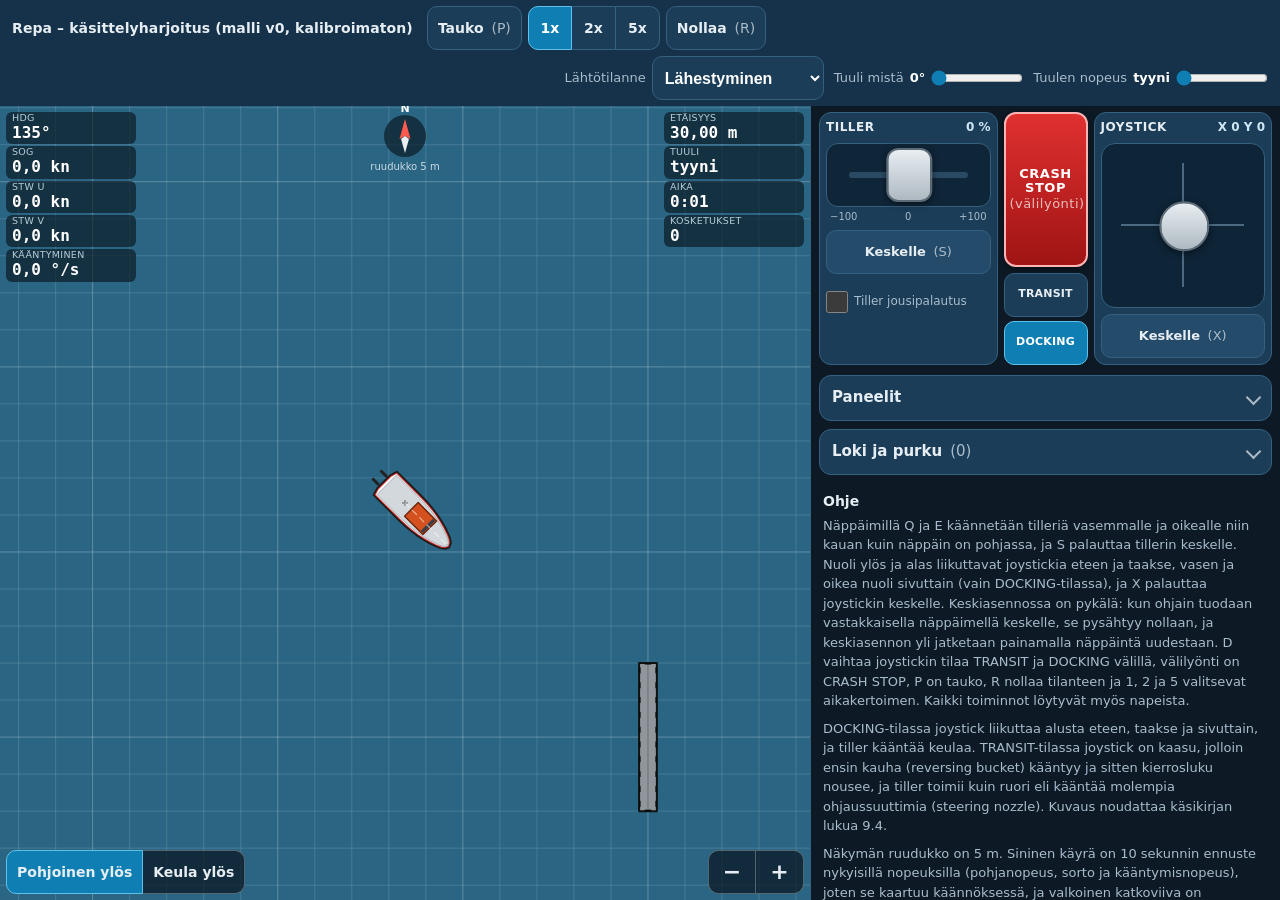
<file: lahdekoodi/kasittely.html>
<!doctype html>
<!--
  Repa – käsittelyharjoitus, 2D-testisivu (malli v0, kalibroimaton)
  Copyright 2026 Jussi Vaahtikari
  Lisenssi: PolyForm Noncommercial 1.0.0
  https://polyformproject.org/licenses/noncommercial/1.0.0
  Required Notice: Copyright 2026 Jussi Vaahtikari

  Ei navigointikäyttöön. Käsittelymalli on kalibroimaton arvio, eikä se kuvaa oikean aluksen käyttäytymistä.
-->
<html lang="fi">
<head>
<meta charset="utf-8">
<meta name="viewport" content="width=device-width, initial-scale=1, viewport-fit=cover, user-scalable=no">
<meta name="theme-color" content="#15324a">
<title>Repa – käsittelyharjoitus</title>
<link rel="stylesheet" href="simulaattori/css/kasittely.css">
</head>
<body>
<div id="app">

  <!-- Yläpalkki -->
  <header id="bar">
    <h1 id="otsikko">Repa – käsittelyharjoitus (malli v0, kalibroimaton)</h1>
    <div id="rivi">
      <button type="button" id="bTauko" aria-pressed="false" title="Tauko (P)">Tauko <span class="kbd">(P)</span></button>
      <div class="seg" id="segNopeus" role="group" aria-label="Aikakerroin">
        <button type="button" data-v="1" class="on" aria-pressed="true" title="Aikakerroin 1x (näppäin 1)">1x</button>
        <button type="button" data-v="2" aria-pressed="false" title="Aikakerroin 2x (näppäin 2)">2x</button>
        <button type="button" data-v="5" aria-pressed="false" title="Aikakerroin 5x (näppäin 5)">5x</button>
      </div>
      <button type="button" id="bNollaa" title="Nollaa lähtötilanteeseen (R)">Nollaa <span class="kbd">(R)</span></button>
      <button type="button" id="asetBtn" aria-expanded="false" aria-controls="aset" title="Lähtötilanne ja tuuli">Asetukset</button>
    </div>
    <div id="aset">
      <label class="fld" for="selTilanne"><span class="fld-nimi">Lähtötilanne</span>
        <select id="selTilanne">
          <option value="lahestyminen">Lähestyminen</option>
          <option value="kylki">Kylki ponttonissa</option>
          <option value="vapaa">Vapaa vesi</option>
        </select>
      </label>
      <label class="fld" for="rTuuliSuunta"><span class="fld-nimi">Tuuli mistä <output id="oTuuliSuunta">0°</output></span>
        <input type="range" id="rTuuliSuunta" min="0" max="359" step="1" value="0">
      </label>
      <label class="fld" for="rTuuliNopeus"><span class="fld-nimi">Tuulen nopeus <output id="oTuuliNopeus">tyyni</output></span>
        <input type="range" id="rTuuliNopeus" min="0" max="14" step="0.5" value="0">
      </label>
    </div>
  </header>

  <main id="main">

    <!-- Ylhäältä nähty käsittelynäkymä -->
    <section id="nakyma" aria-label="Ylhäältä nähty käsittelynäkymä">
      <canvas id="kanvas" role="img" aria-label="Repa ja kelluva ponttoni ylhäältä nähtynä"></canvas>
      <div class="mittarit vas" id="mitVas" aria-label="Mittarit">
        <div class="g"><span class="gl">HDG</span><span class="gv" id="gHdg">000°</span></div>
        <div class="g"><span class="gl">SOG</span><span class="gv" id="gSog">0,0 kn</span></div>
        <div class="g"><span class="gl">STW u</span><span class="gv" id="gU">0,0 kn</span></div>
        <div class="g"><span class="gl">STW v</span><span class="gv" id="gV">0,0 kn</span></div>
        <div class="g"><span class="gl">Kääntyminen</span><span class="gv" id="gR">0,0 °/s</span></div>
      </div>
      <div class="mittarit oik" id="mitOik" aria-label="Mittarit">
        <div class="g" id="gEtaisyysLaatikko"><span class="gl">Etäisyys</span><span class="gv" id="gEtaisyys">–</span></div>
        <div class="g"><span class="gl">Tuuli</span><span class="gv" id="gTuuli">tyyni</span></div>
        <div class="g"><span class="gl">Aika</span><span class="gv" id="gAika">0:00</span></div>
        <div class="g" id="gKosketusLaatikko"><span class="gl">Kosketukset</span><span class="gv" id="gKosketus">0</span></div>
      </div>
      <div id="taukoMerkki" hidden>TAUKO</div>
      <div id="toast" role="status" aria-live="polite" hidden></div>
      <div class="nakyma-napit vas" role="group" aria-label="Näkymän suunta">
        <button type="button" data-n="pohjoinen" class="on" aria-pressed="true">Pohjoinen ylös</button>
        <button type="button" data-n="keula" aria-pressed="false">Keula ylös</button>
      </div>
      <div class="nakyma-napit oik" role="group" aria-label="Zoom">
        <button type="button" id="bZoomUt" aria-label="Loitonna" title="Loitonna">−</button>
        <button type="button" id="bZoomIn" aria-label="Lähennä" title="Lähennä">+</button>
      </div>
    </section>

    <!-- Ohjaimet, paneelit, loki ja ohje -->
    <section id="sivu" aria-label="Ohjaimet">

      <div id="ohjaimet">
        <div class="laatikko" id="tillerLaatikko">
          <div class="ots"><b>TILLER</b> <output id="oTiller">0 %</output></div>
          <div id="tillerRaide" class="raide" role="slider" tabindex="0" aria-label="TILLER" aria-valuemin="-100" aria-valuemax="100" aria-valuenow="0">
            <span class="uurre"></span><span class="keskitikki"></span><span id="tillerNuppi" class="nuppi"></span>
          </div>
          <div class="asteikko" aria-hidden="true"><span>−100</span><span>0</span><span>+100</span></div>
          <button type="button" id="bTillerKeskelle" title="Tiller keskelle (S)">Keskelle <span class="kbd">(S)</span></button>
          <label class="valinta"><input type="checkbox" id="cbJousi"><span>Tiller jousipalautus</span></label>
        </div>

        <div class="keski">
          <button type="button" id="bCrash" class="crash" title="CRASH STOP (välilyönti)">CRASH STOP<span class="kbd">(välilyönti)</span></button>
          <div class="tilat" role="group" aria-label="Joystickin valintakytkin">
            <button type="button" data-tila="TRANSIT" aria-pressed="false" title="TRANSIT: joystick on kaasu">TRANSIT</button>
            <button type="button" data-tila="DOCKING" aria-pressed="true" class="on" title="DOCKING: joystick liikuttaa alusta (D vaihtaa tilaa)">DOCKING</button>
          </div>
        </div>

        <div class="laatikko" id="joyLaatikko">
          <div class="ots"><b>JOYSTICK</b> <output id="oJoy">0 / 0</output></div>
          <div id="joyKentta" class="kentta" role="application" tabindex="0" aria-label="JOYSTICK">
            <span class="risti"></span><span class="rako"></span><span id="joyNuppi" class="nuppi"></span>
          </div>
          <button type="button" id="bJoyKeskelle" title="Joystick keskelle (X)">Keskelle <span class="kbd">(X)</span></button>
        </div>
      </div>

      <details id="paneelit" class="rr-ulko">
        <summary>Paneelit</summary>
        <div class="rr-sisus">

          <details class="rr" id="pLcd" open>
            <summary>LCD DISPLAY AND ALARM PANEL</summary>
            <div class="rr-runko">
              <div class="lcd" id="lcd">
                <div class="lcd-ylaosa"><span class="lcd-nimi">VECTOR Controls</span><span class="lcd-lamput" id="lcdLamput"></span></div>
                <div class="lcd-palkit">
                  <div class="vp"><b class="vp-arvo" id="lcdV0">0 %</b><div class="vp-raide tab"><i id="lcdF0"></i></div><span class="vp-nimi">PORT TAB</span></div>
                  <div class="vp"><b class="vp-arvo" id="lcdV1">0 %</b><div class="vp-raide"><i id="lcdF1"></i></div><span class="vp-nimi">PORT BUCKET</span></div>
                  <div class="vp"><b class="vp-arvo" id="lcdV2">0 %</b><div class="vp-raide"><i id="lcdF2"></i></div><span class="vp-nimi">STBD BUCKET</span></div>
                  <div class="vp"><b class="vp-arvo" id="lcdV3">0 %</b><div class="vp-raide tab"><i id="lcdF3"></i></div><span class="vp-nimi">STBD TAB</span></div>
                </div>
                <div class="lcd-vaaka">
                  <div class="hp"><span class="hp-nimi">PORT NOZZLE</span><div class="hp-raide"><i id="lcdF4"></i></div><b class="hp-arvo" id="lcdV4">0,0°</b></div>
                  <div class="hp"><span class="hp-nimi">STBD NOZZLE</span><div class="hp-raide"><i id="lcdF5"></i></div><b class="hp-arvo" id="lcdV5">0,0°</b></div>
                </div>
                <div class="lcd-rpm"><span>PORT RPM <b id="lcdRpm0">650</b></span><span>STBD RPM <b id="lcdRpm1">650</b></span></div>
              </div>
            </div>
          </details>

          <details class="rr" id="pClutch">
            <summary>CLUTCH PANEL</summary>
            <div class="rr-runko">
              <div class="rr-rivi" data-puoli="0">
                <span class="rr-nimi">PORT</span>
                <div class="keinu" role="group" aria-label="PORT kytkin">
                  <button type="button" data-clutch="1" class="on">ENGAGE</button>
                  <button type="button" data-clutch="0">DISENG</button>
                </div>
                <button type="button" class="backflush" data-bf="0">BACKFLUSH</button>
              </div>
              <div class="rr-rivi" data-puoli="1">
                <span class="rr-nimi">STBD</span>
                <div class="keinu" role="group" aria-label="STBD kytkin">
                  <button type="button" data-clutch="1" class="on">ENGAGE</button>
                  <button type="button" data-clutch="0">DISENG</button>
                </div>
                <button type="button" class="backflush" data-bf="1">BACKFLUSH</button>
              </div>
              <label class="rr-saadin" for="rIdle"><span>IDLE <output id="oIdle">650 rpm</output></span>
                <input type="range" id="rIdle" min="650" max="1100" step="10" value="650">
              </label>
              <p class="viesti" id="clutchViesti" role="status"></p>
              <p class="rr-huom">ENGAGE onnistuu vain, kun JOYSTICK on keskellä. BACKFLUSH vilkkuu kolme sekuntia, mutta se ei vaikuta malliin.</p>
            </div>
          </details>

          <details class="rr" id="pTrim">
            <summary>TRIM–ROLL PANEL</summary>
            <div class="rr-runko">
              <div class="rr-rivi">
                <span class="rr-nimi">TAB</span>
                <div class="keinu" role="group" aria-label="TRIM–ROLL PANEL AUTO tai BACKUP">
                  <button type="button" data-trimauto="1" class="on">AUTO</button>
                  <button type="button" data-trimauto="0">BACKUP</button>
                </div>
              </div>
              <label class="rr-saadin" for="rTrim"><span>TRIM</span><input type="range" id="rTrim" min="-100" max="100" value="0" disabled></label>
              <label class="rr-saadin" for="rRoll"><span>ROLL</span><input type="range" id="rRoll" min="-100" max="100" value="0" disabled></label>
              <p class="rr-huom">TRIM- ja ROLL-säätimet ovat vain näyttönä. AUTO-asennossa interceptorit (TAB) seuraavat nopeutta, ja BACKUP-asennossa ne pysyvät paikallaan.</p>
            </div>
          </details>

          <details class="rr" id="pBackup">
            <summary>BACKUP PANEL</summary>
            <div class="rr-runko">
              <div class="rr-kortti" data-puoli="0">
                <div class="rr-rivi">
                  <span class="rr-nimi">PORT</span>
                  <div class="keinu" role="group" aria-label="PORT BACKUP PANEL">
                    <button type="button" data-backup="0" class="on">AUTO</button>
                    <button type="button" data-backup="1">BACKUP</button>
                  </div>
                  <div class="keinu" role="group" aria-label="PORT INT tai WJ">
                    <button type="button" data-int="0" class="on">WJ</button>
                    <button type="button" data-int="1">INT</button>
                  </div>
                </div>
                <label class="rr-saadin" for="rBkNoz0"><span>PORT NOZZLE <output id="oBkNoz0">0°</output></span>
                  <input type="range" id="rBkNoz0" min="-30" max="30" step="1" value="0" disabled></label>
                <label class="rr-saadin" for="rBkKau0"><span id="lBkKau0">PORT BUCKET <output id="oBkKau0">0 %</output></span>
                  <input type="range" id="rBkKau0" min="-100" max="100" step="1" value="0" disabled></label>
              </div>
              <div class="rr-kortti" data-puoli="1">
                <div class="rr-rivi">
                  <span class="rr-nimi">STBD</span>
                  <div class="keinu" role="group" aria-label="STBD BACKUP PANEL">
                    <button type="button" data-backup="0" class="on">AUTO</button>
                    <button type="button" data-backup="1">BACKUP</button>
                  </div>
                  <div class="keinu" role="group" aria-label="STBD INT tai WJ">
                    <button type="button" data-int="0" class="on">WJ</button>
                    <button type="button" data-int="1">INT</button>
                  </div>
                </div>
                <label class="rr-saadin" for="rBkNoz1"><span>STBD NOZZLE <output id="oBkNoz1">0°</output></span>
                  <input type="range" id="rBkNoz1" min="-30" max="30" step="1" value="0" disabled></label>
                <label class="rr-saadin" for="rBkKau1"><span id="lBkKau1">STBD BUCKET <output id="oBkKau1">0 %</output></span>
                  <input type="range" id="rBkKau1" min="-100" max="100" step="1" value="0" disabled></label>
              </div>
              <p class="rr-huom">BACKUP-asennossa liukusäätimet ohittavat Vectorstickin. WJ ohjaa kauhaa (BUCKET) ja INT interceptoria (TAB), jolloin vain positiivinen arvo vaikuttaa.</p>
            </div>
          </details>

          <details class="rr" id="pEngine">
            <summary>ENGINE BACKUP PANEL</summary>
            <div class="rr-runko">
              <div class="rr-kortti" data-puoli="0">
                <div class="rr-rivi">
                  <span class="rr-nimi">PORT</span>
                  <div class="keinu" role="group" aria-label="PORT ENGINE BACKUP PANEL">
                    <button type="button" data-engbackup="0" class="on">AUTO</button>
                    <button type="button" data-engbackup="1">BACKUP</button>
                  </div>
                </div>
                <label class="rr-saadin" for="rEngRpm0"><span>PORT RPM <output id="oEngRpm0">650</output></span>
                  <input type="range" id="rEngRpm0" min="650" max="2500" step="10" value="650" disabled></label>
              </div>
              <div class="rr-kortti" data-puoli="1">
                <div class="rr-rivi">
                  <span class="rr-nimi">STBD</span>
                  <div class="keinu" role="group" aria-label="STBD ENGINE BACKUP PANEL">
                    <button type="button" data-engbackup="0" class="on">AUTO</button>
                    <button type="button" data-engbackup="1">BACKUP</button>
                  </div>
                </div>
                <label class="rr-saadin" for="rEngRpm1"><span>STBD RPM <output id="oEngRpm1">650</output></span>
                  <input type="range" id="rEngRpm1" min="650" max="2500" step="10" value="650" disabled></label>
              </div>
              <p class="rr-huom">BACKUP-asennossa koneen kierrosluku seuraa säädintä eikä Vectorstickiä.</p>
            </div>
          </details>

        </div>
      </details>

      <details id="lokiD" class="rr-ulko">
        <summary>Loki ja purku <span id="lokiMaara" class="lukema">(0)</span></summary>
        <div class="loki-ala">
          <div class="loki-yla">
            <span class="loki-selite">Kosketuksen arvio: alle 0,3 kn pehmeä, 0,3–0,6 kn tuntuva ja yli 0,6 kn kova.</span>
            <button type="button" id="bLokiTyhjenna">Tyhjennä</button>
          </div>
          <ol id="loki" class="loki"></ol>
          <p id="lokiTyhja" class="rr-huom">Ei merkintöjä. Kosketukset ja ohjauskäskyt kirjautuvat tähän.</p>
        </div>
      </details>

      <section id="ohje" aria-label="Ohje">
        <h2>Ohje</h2>
        <p>Näppäimillä Q ja E käännetään tilleriä vasemmalle ja oikealle niin kauan kuin näppäin on pohjassa, ja S palauttaa tillerin keskelle. Nuoli ylös ja alas liikuttavat joystickia eteen ja taakse, vasen ja oikea nuoli sivuttain (vain DOCKING-tilassa), ja X palauttaa joystickin keskelle. Keskiasennossa on pykälä: kun ohjain tuodaan vastakkaisella näppäimellä keskelle, se pysähtyy nollaan, ja keskiasennon yli jatketaan painamalla näppäintä uudestaan. D vaihtaa joystickin tilaa TRANSIT ja DOCKING välillä, välilyönti on CRASH STOP, P on tauko, R nollaa tilanteen ja 1, 2 ja 5 valitsevat aikakertoimen. Kaikki toiminnot löytyvät myös napeista.</p>
        <p>DOCKING-tilassa joystick liikuttaa alusta eteen, taakse ja sivuttain, ja tiller kääntää keulaa. TRANSIT-tilassa joystick on kaasu, jolloin ensin kauha (reversing bucket) kääntyy ja sitten kierrosluku nousee, ja tiller toimii kuin ruori eli kääntää molempia ohjaussuuttimia (steering nozzle). Kuvaus noudattaa käsikirjan lukua 9.4.</p>
        <p>Näkymän ruudukko on 5 m. Sininen käyrä on 10 sekunnin ennuste nykyisillä nopeuksilla (pohjanopeus, sorto ja kääntymisnopeus), joten se kaartuu käännöksessä, ja valkoinen katkoviiva on keulaviiva, josta sorron näkee. Vihreä tai punainen nuoli perässä on jetin työntö eteen tai taakse (15 kN vastaa 2,5 metriä). Punainen reunus rungon ympärillä tarkoittaa kosketusta ponttoniin. Liikemalli on kalibroimaton arvio.</p>
      </section>

    </section>
  </main>
</div>

<script src="simulaattori/js/kasittely.js"></script>
<script src="simulaattori/js/kasittelysivu.js"></script>
</body>
</html>
</file>
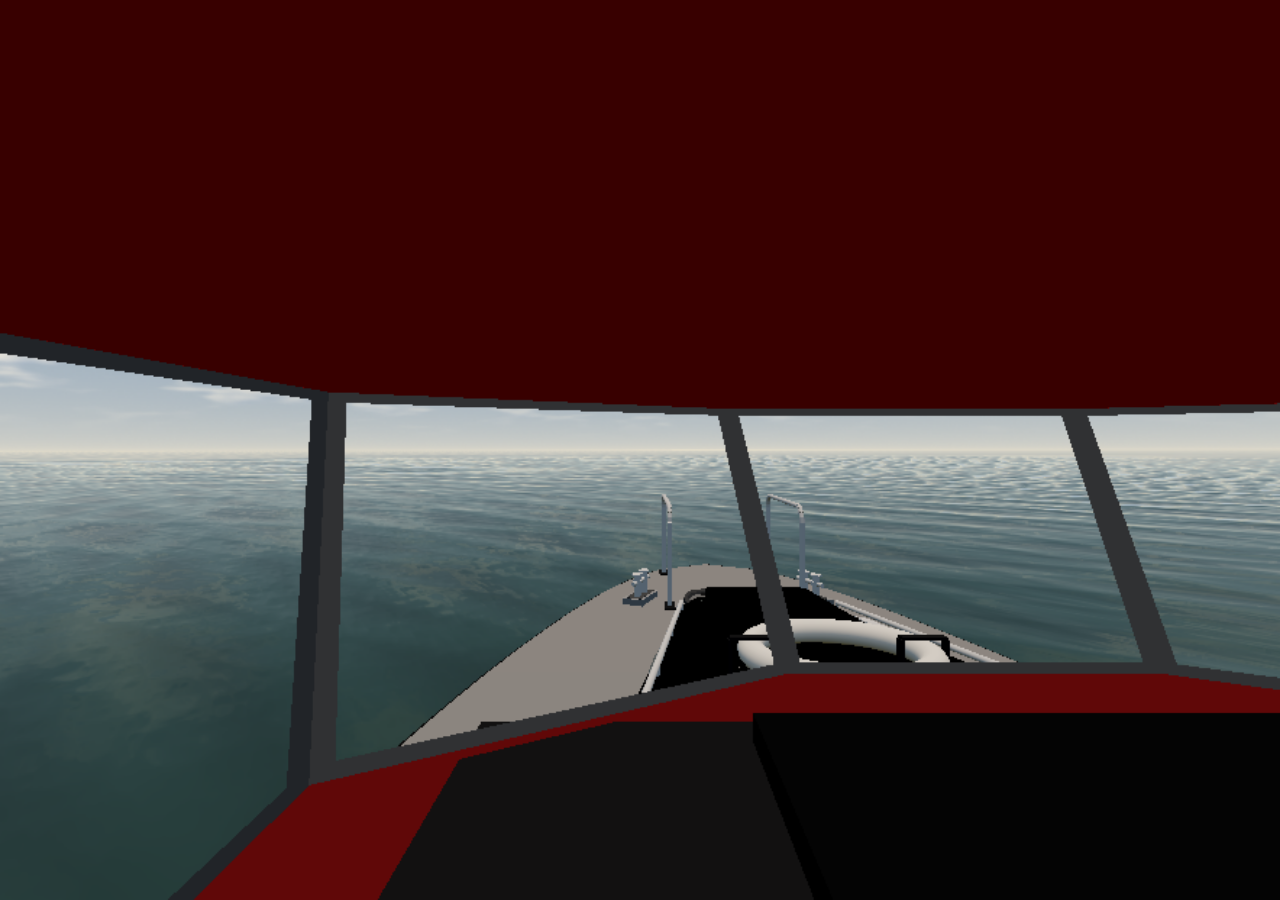
<file: lahdekoodi/simulaattori/testit/nakyma_testi.html>
<!doctype html><html lang="fi"><head><meta charset="utf-8"><meta name="viewport" content="width=device-width, initial-scale=1">
<style>html,body{margin:0;height:100%;background:#234}#v{position:absolute;inset:0}</style></head><body>
<div id="v"></div>
<script src="../lib/three.min.js"></script><script src="../../lib/pmtiles.js"></script>
<script src="../js/paikka.js"></script><script src="../js/mvt.js"></script><script src="../js/aineisto.js"></script><script src="../js/runko.js"></script><script src="../js/merkit.js"></script><script src="../../js/symbols.js"></script><script src="../../js/signs.js"></script><script src="../js/merimerkit3d.js"></script><script src="../js/merkit3d.js"></script><script src="../js/maamerkit3d.js"></script><script src="../js/laiturit3d.js"></script><script src="../js/maasto.js"></script><script src="../js/nakyma.js"></script>
<script>
const q=new URLSearchParams(location.search);
Aineisto.setBase(q.get('aineisto')||'http://127.0.0.1:8140/');
const E=parseFloat(q.get('e')||'327000'), N=parseFloat(q.get('n')||'6823500');
Paikka.setOrigin(E,N);
const view=Nakyma.create(document.getElementById('v'),{preserve:true});
Aineisto.maamerkit().then(d=>{view.landmarks.build(d);view.terrain.setFlatten(view.landmarks.flatten());window.__lm=true;});
const b0=Aineisto.stats.bytes;Merkit.load(0,0,3600).then(()=>{view.aids.sync(0,0,true);window.__aids=true;window.__aidBytes=Aineisto.stats.bytes-b0;});
view.setPixelBudget(parseFloat(q.get('pb')||'0.55'));
view.setSize(innerWidth,innerHeight);
const t=q.get('t'); view.setSimTime(t?Date.parse(t):Date.parse('2026-10-25T10:00:00Z'));
if(q.get('seat')==='1') view.setSeat(true);
view.setGaze(parseFloat(q.get('gaze')||'0'));
const st={x:0,y:0,hdg:parseFloat(q.get('h')||'0'),v:parseFloat(q.get('v')||'0')*0.514444,roll:parseFloat(q.get('roll')||'0'),trim:parseFloat(q.get('trim')||'0')};
let n=0,last=performance.now();
if(q.get('free')){ const f=q.get('free').split(',').map(Number); window.__free=f; }
window.__state=st; window.__view=view;
function loop(){
  const now=performance.now(), dt=(now-last)/1000; last=now;
  if(window.__lm&&window.__aids) view.terrain.tick(parseFloat(q.get('budget')||'8'));
  if(window.__free){const f=window.__free; view.setFree([f[0],f[1],f[2]],[f[3],f[4],f[5]],f[6]||50);}
  view.render(st,dt);
  n++;
  if(view.terrain.idle()&&n>3&&window.__lm&&window.__aids&&!window.__ready){ window.__ready=true; }
  requestAnimationFrame(loop);
}
requestAnimationFrame(loop);
</script></body></html>
</file>
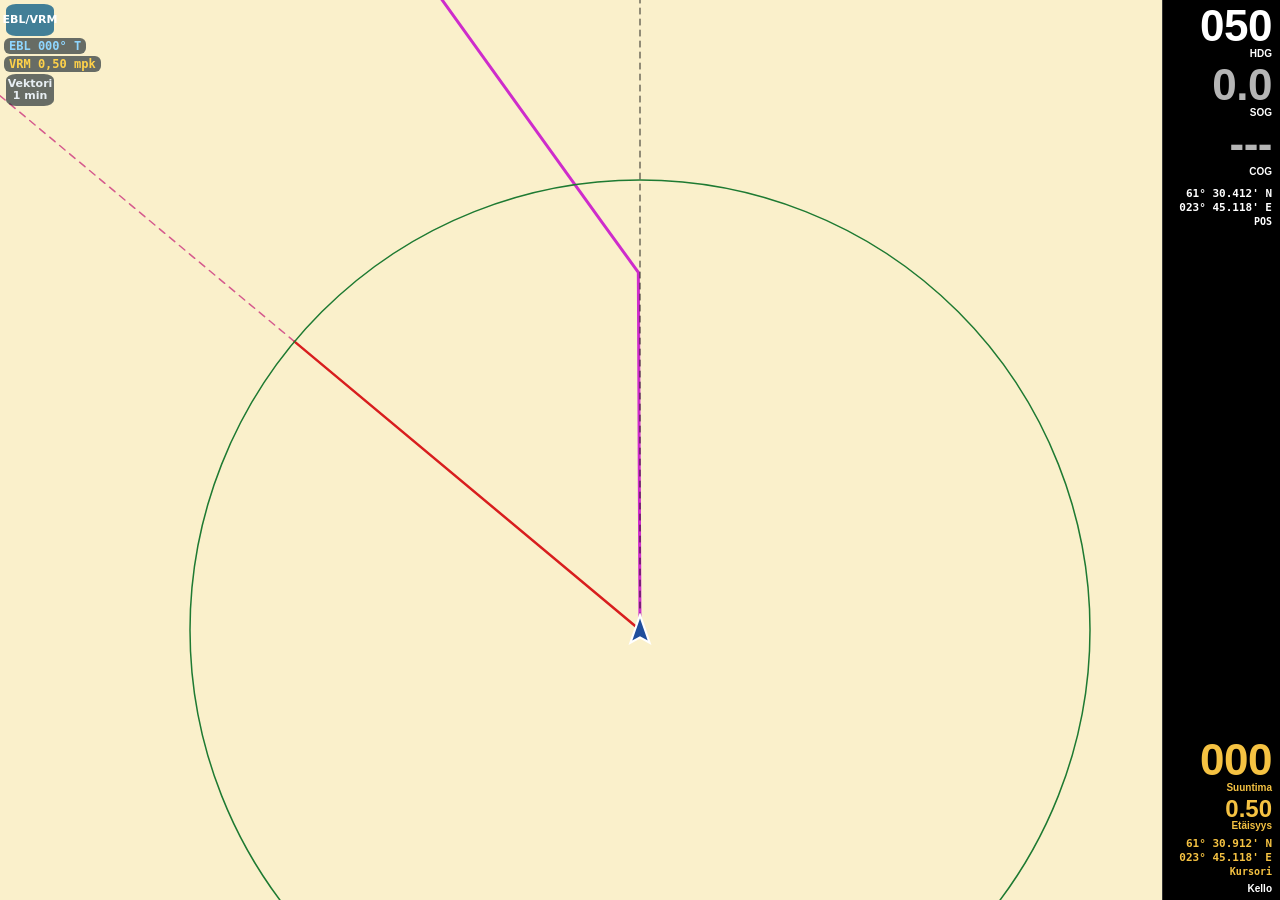
<file: lahdekoodi/simulaattori/testit/plotteri_testi.html>
<!doctype html><html lang="fi"><head><meta charset="utf-8"><meta name="viewport" content="width=device-width, initial-scale=1">
<link rel="stylesheet" href="../css/sim.css">
<style>html,body{margin:0;height:100%}#plot{position:absolute;inset:0}</style></head><body>
<div id="plot" class="plot-view">
<svg class="plot-own" viewBox="-12 -16 24 32" width="26" height="34"><path d="M0 -14L9 12L0 7L-9 12Z" fill="#1f4e9c" stroke="#fff" stroke-width="2"/></svg>
<div class="plot-info"><button type="button" id="evBtn" class="hud pbtn ro-tgl" aria-pressed="true">EBL/VRM</button><div class="hud ro ro-ebl"></div><div class="hud ro ro-vrm"></div><button type="button" id="vecBtn" class="hud pbtn ro-vec"></button></div></div>
<script src="../../lib/pmtiles.js"></script>
<script src="../../js/symbols.js"></script>
<script src="../js/paikka.js"></script><script src="../js/mvt.js"></script><script src="../js/aineisto.js"></script><script src="../js/merkit.js"></script><script src="../js/plotteri.js"></script>
<script>
const q=new URLSearchParams(location.search);
Aineisto.setBase(q.get('aineisto')||'http://127.0.0.1:8140/');
Paikka.setOrigin(327184,6823553);
const ROUTE=[[327184,6823553],[327771,6823999],[327808,6824119],[328045,6824881],[328450,6824962],[329629,6825198],[330815,6825436],[331997,6825673],[332200,6825714],[333181,6825964],[333273,6825987],[333726,6825700],[334132,6826148],[334352,6826391],[334375,6826449],[334417,6826553],[334459,6826731],[334475,6826862],[334499,6826941],[334551,6826982],[334658,6827037],[334769,6827049]].map(p=>Paikka.enToWorld(p[0],p[1]));
const pl=Plotteri.create(document.getElementById('plot'),{headUp:q.get('n')!=='1',raster:q.get('r')==='1'});
window.pl=pl; if(q.get('r')==='1')pl.setRasterVisible(true);
if(q.get('route')!=='0')pl.setRoute(ROUTE,ROUTE);
pl.setRangeNm(parseFloat(q.get('mpk')||'1'));
const x=parseFloat(q.get('x')||'0'), y=parseFloat(q.get('y')||'0'), h=parseFloat(q.get('h')||'53');
pl.resize();
Merkit.load(x,y,2500).then(()=>{pl.syncAids(x,y,true);window.__aidsReady=true;});
pl.update(x,y,h,h,parseFloat(q.get('sog')||'0'));
window.__ready=true;
</script></body></html>
</file>
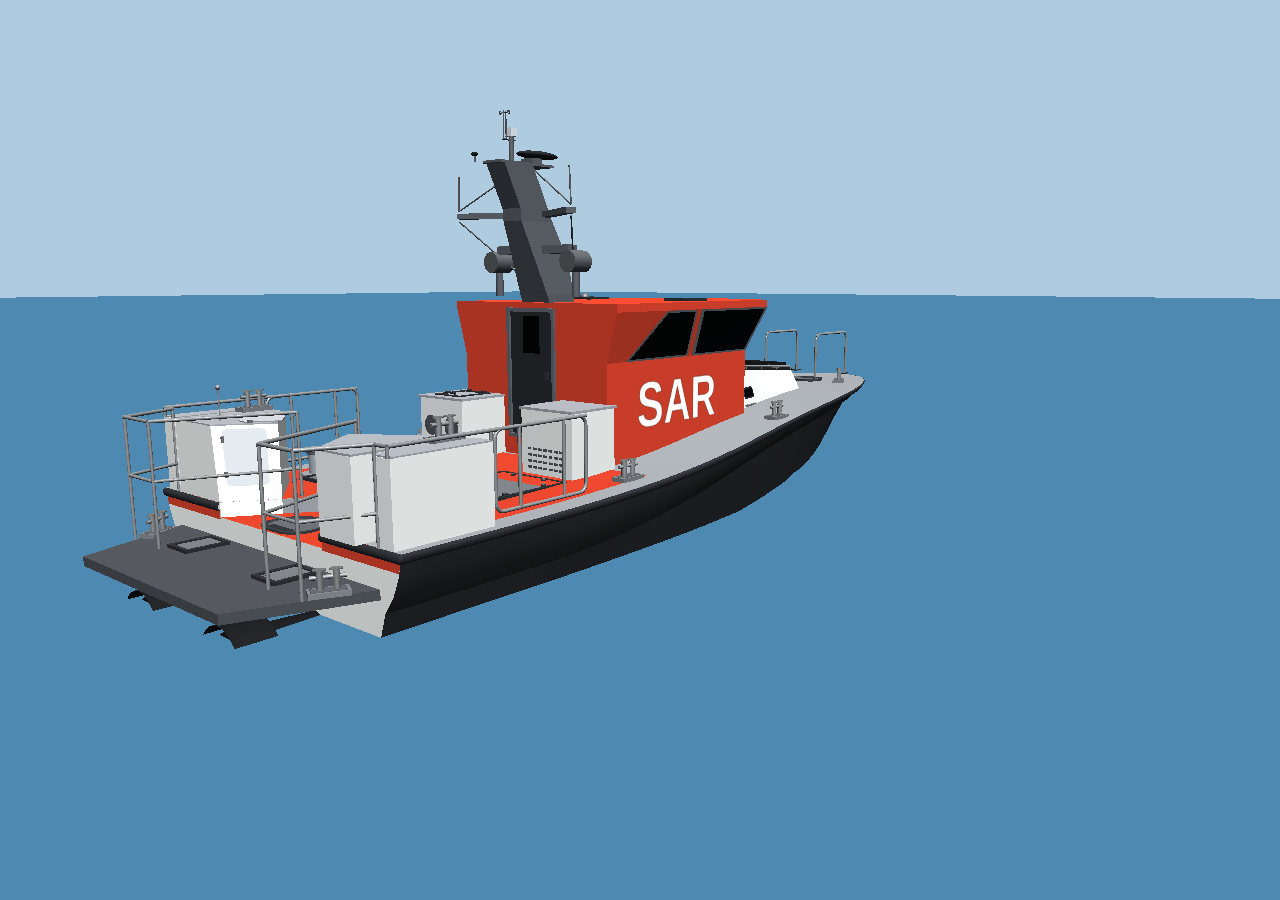
<file: lahdekoodi/simulaattori/testit/runko_testi.html>
<!doctype html><html lang="fi"><head><meta charset="utf-8"><meta name="viewport" content="width=device-width, initial-scale=1">
<style>html,body{margin:0;height:100%;background:#9bb}canvas{display:block;width:100%;height:100%}</style></head><body>
<canvas id="c"></canvas>
<script src="../lib/three.min.js"></script><script src="../js/runko.js"></script>
<script>
const q=new URLSearchParams(location.search);
const interior=q.get('interior')==='1', merge=q.get('merge')!=='0';
const cv=document.getElementById('c');
const renderer=new THREE.WebGLRenderer({canvas:cv,antialias:false});
renderer.setSize(innerWidth,innerHeight,false);
const scene=new THREE.Scene(); scene.background=new THREE.Color('#aecbe0');
scene.add(new THREE.HemisphereLight(0xffffff,0x6a7780,0.7));
const sun=new THREE.DirectionalLight(0xffffff,0.8); sun.position.set(-8,14,12); scene.add(sun);
const t0=performance.now();
const r=Runko.build(THREE,Runko.DATA,{interior,merge});
const dt=performance.now()-t0;
scene.add(r.boat);
const water=new THREE.Mesh(new THREE.PlaneGeometry(400,400),new THREE.MeshLambertMaterial({color:'#3d6d8c'})); water.rotation.x=-Math.PI/2; water.position.y=0.78; scene.add(water);
const cam=new THREE.PerspectiveCamera(parseFloat(q.get('fov')||'50'),innerWidth/innerHeight,0.05,2000);
if(interior){ const ez=1.55+1.65; cam.position.set(6.5,ez,0); cam.lookAt(30,ez-0.5,0); }
else { cam.position.set(parseFloat(q.get('cx')||'-5'),parseFloat(q.get('cy')||'4'),parseFloat(q.get('cz')||'9')); cam.lookAt(6,1.5,0); }
renderer.render(scene,cam);
window.__info={build_ms:dt,stats:r.stats,calls:renderer.info.render.calls,tris:renderer.info.render.triangles};
window.__ready=true;
</script></body></html>
</file>
<file: lahdekoodi/lib/leaflet.css>
/* required styles */

.leaflet-pane,
.leaflet-tile,
.leaflet-marker-icon,
.leaflet-marker-shadow,
.leaflet-tile-container,
.leaflet-pane > svg,
.leaflet-pane > canvas,
.leaflet-zoom-box,
.leaflet-image-layer,
.leaflet-layer {
	position: absolute;
	left: 0;
	top: 0;
	}
.leaflet-container {
	overflow: hidden;
	}
.leaflet-tile,
.leaflet-marker-icon,
.leaflet-marker-shadow {
	-webkit-user-select: none;
	   -moz-user-select: none;
	        user-select: none;
	  -webkit-user-drag: none;
	}
/* Prevents IE11 from highlighting tiles in blue */
.leaflet-tile::selection {
	background: transparent;
}
/* Safari renders non-retina tile on retina better with this, but Chrome is worse */
.leaflet-safari .leaflet-tile {
	image-rendering: -webkit-optimize-contrast;
	}
/* hack that prevents hw layers "stretching" when loading new tiles */
.leaflet-safari .leaflet-tile-container {
	width: 1600px;
	height: 1600px;
	-webkit-transform-origin: 0 0;
	}
.leaflet-marker-icon,
.leaflet-marker-shadow {
	display: block;
	}
/* .leaflet-container svg: reset svg max-width decleration shipped in Joomla! (joomla.org) 3.x */
/* .leaflet-container img: map is broken in FF if you have max-width: 100% on tiles */
.leaflet-container .leaflet-overlay-pane svg {
	max-width: none !important;
	max-height: none !important;
	}
.leaflet-container .leaflet-marker-pane img,
.leaflet-container .leaflet-shadow-pane img,
.leaflet-container .leaflet-tile-pane img,
.leaflet-container img.leaflet-image-layer,
.leaflet-container .leaflet-tile {
	max-width: none !important;
	max-height: none !important;
	width: auto;
	padding: 0;
	}

.leaflet-container img.leaflet-tile {
	/* See: https://bugs.chromium.org/p/chromium/issues/detail?id=600120 */
	mix-blend-mode: plus-lighter;
}

.leaflet-container.leaflet-touch-zoom {
	-ms-touch-action: pan-x pan-y;
	touch-action: pan-x pan-y;
	}
.leaflet-container.leaflet-touch-drag {
	-ms-touch-action: pinch-zoom;
	/* Fallback for FF which doesn't support pinch-zoom */
	touch-action: none;
	touch-action: pinch-zoom;
}
.leaflet-container.leaflet-touch-drag.leaflet-touch-zoom {
	-ms-touch-action: none;
	touch-action: none;
}
.leaflet-container {
	-webkit-tap-highlight-color: transparent;
}
.leaflet-container a {
	-webkit-tap-highlight-color: rgba(51, 181, 229, 0.4);
}
.leaflet-tile {
	filter: inherit;
	visibility: hidden;
	}
.leaflet-tile-loaded {
	visibility: inherit;
	}
.leaflet-zoom-box {
	width: 0;
	height: 0;
	-moz-box-sizing: border-box;
	     box-sizing: border-box;
	z-index: 800;
	}
/* workaround for https://bugzilla.mozilla.org/show_bug.cgi?id=888319 */
.leaflet-overlay-pane svg {
	-moz-user-select: none;
	}

.leaflet-pane         { z-index: 400; }

.leaflet-tile-pane    { z-index: 200; }
.leaflet-overlay-pane { z-index: 400; }
.leaflet-shadow-pane  { z-index: 500; }
.leaflet-marker-pane  { z-index: 600; }
.leaflet-tooltip-pane   { z-index: 650; }
.leaflet-popup-pane   { z-index: 700; }

.leaflet-map-pane canvas { z-index: 100; }
.leaflet-map-pane svg    { z-index: 200; }

.leaflet-vml-shape {
	width: 1px;
	height: 1px;
	}
.lvml {
	behavior: url(#default#VML);
	display: inline-block;
	position: absolute;
	}


/* control positioning */

.leaflet-control {
	position: relative;
	z-index: 800;
	pointer-events: visiblePainted; /* IE 9-10 doesn't have auto */
	pointer-events: auto;
	}
.leaflet-top,
.leaflet-bottom {
	position: absolute;
	z-index: 1000;
	pointer-events: none;
	}
.leaflet-top {
	top: 0;
	}
.leaflet-right {
	right: 0;
	}
.leaflet-bottom {
	bottom: 0;
	}
.leaflet-left {
	left: 0;
	}
.leaflet-control {
	float: left;
	clear: both;
	}
.leaflet-right .leaflet-control {
	float: right;
	}
.leaflet-top .leaflet-control {
	margin-top: 10px;
	}
.leaflet-bottom .leaflet-control {
	margin-bottom: 10px;
	}
.leaflet-left .leaflet-control {
	margin-left: 10px;
	}
.leaflet-right .leaflet-control {
	margin-right: 10px;
	}


/* zoom and fade animations */

.leaflet-fade-anim .leaflet-popup {
	opacity: 0;
	-webkit-transition: opacity 0.2s linear;
	   -moz-transition: opacity 0.2s linear;
	        transition: opacity 0.2s linear;
	}
.leaflet-fade-anim .leaflet-map-pane .leaflet-popup {
	opacity: 1;
	}
.leaflet-zoom-animated {
	-webkit-transform-origin: 0 0;
	    -ms-transform-origin: 0 0;
	        transform-origin: 0 0;
	}
svg.leaflet-zoom-animated {
	will-change: transform;
}

.leaflet-zoom-anim .leaflet-zoom-animated {
	-webkit-transition: -webkit-transform 0.25s cubic-bezier(0,0,0.25,1);
	   -moz-transition:    -moz-transform 0.25s cubic-bezier(0,0,0.25,1);
	        transition:         transform 0.25s cubic-bezier(0,0,0.25,1);
	}
.leaflet-zoom-anim .leaflet-tile,
.leaflet-pan-anim .leaflet-tile {
	-webkit-transition: none;
	   -moz-transition: none;
	        transition: none;
	}

.leaflet-zoom-anim .leaflet-zoom-hide {
	visibility: hidden;
	}


/* cursors */

.leaflet-interactive {
	cursor: pointer;
	}
.leaflet-grab {
	cursor: -webkit-grab;
	cursor:    -moz-grab;
	cursor:         grab;
	}
.leaflet-crosshair,
.leaflet-crosshair .leaflet-interactive {
	cursor: crosshair;
	}
.leaflet-popup-pane,
.leaflet-control {
	cursor: auto;
	}
.leaflet-dragging .leaflet-grab,
.leaflet-dragging .leaflet-grab .leaflet-interactive,
.leaflet-dragging .leaflet-marker-draggable {
	cursor: move;
	cursor: -webkit-grabbing;
	cursor:    -moz-grabbing;
	cursor:         grabbing;
	}

/* marker & overlays interactivity */
.leaflet-marker-icon,
.leaflet-marker-shadow,
.leaflet-image-layer,
.leaflet-pane > svg path,
.leaflet-tile-container {
	pointer-events: none;
	}

.leaflet-marker-icon.leaflet-interactive,
.leaflet-image-layer.leaflet-interactive,
.leaflet-pane > svg path.leaflet-interactive,
svg.leaflet-image-layer.leaflet-interactive path {
	pointer-events: visiblePainted; /* IE 9-10 doesn't have auto */
	pointer-events: auto;
	}

/* visual tweaks */

.leaflet-container {
	background: #ddd;
	outline-offset: 1px;
	}
.leaflet-container a {
	color: #0078A8;
	}
.leaflet-zoom-box {
	border: 2px dotted #38f;
	background: rgba(255,255,255,0.5);
	}


/* general typography */
.leaflet-container {
	font-family: "Helvetica Neue", Arial, Helvetica, sans-serif;
	font-size: 12px;
	font-size: 0.75rem;
	line-height: 1.5;
	}


/* general toolbar styles */

.leaflet-bar {
	box-shadow: 0 1px 5px rgba(0,0,0,0.65);
	border-radius: 4px;
	}
.leaflet-bar a {
	background-color: #fff;
	border-bottom: 1px solid #ccc;
	width: 26px;
	height: 26px;
	line-height: 26px;
	display: block;
	text-align: center;
	text-decoration: none;
	color: black;
	}
.leaflet-bar a,
.leaflet-control-layers-toggle {
	background-position: 50% 50%;
	background-repeat: no-repeat;
	display: block;
	}
.leaflet-bar a:hover,
.leaflet-bar a:focus {
	background-color: #f4f4f4;
	}
.leaflet-bar a:first-child {
	border-top-left-radius: 4px;
	border-top-right-radius: 4px;
	}
.leaflet-bar a:last-child {
	border-bottom-left-radius: 4px;
	border-bottom-right-radius: 4px;
	border-bottom: none;
	}
.leaflet-bar a.leaflet-disabled {
	cursor: default;
	background-color: #f4f4f4;
	color: #bbb;
	}

.leaflet-touch .leaflet-bar a {
	width: 30px;
	height: 30px;
	line-height: 30px;
	}
.leaflet-touch .leaflet-bar a:first-child {
	border-top-left-radius: 2px;
	border-top-right-radius: 2px;
	}
.leaflet-touch .leaflet-bar a:last-child {
	border-bottom-left-radius: 2px;
	border-bottom-right-radius: 2px;
	}

/* zoom control */

.leaflet-control-zoom-in,
.leaflet-control-zoom-out {
	font: bold 18px 'Lucida Console', Monaco, monospace;
	text-indent: 1px;
	}

.leaflet-touch .leaflet-control-zoom-in, .leaflet-touch .leaflet-control-zoom-out  {
	font-size: 22px;
	}


/* layers control */

.leaflet-control-layers {
	box-shadow: 0 1px 5px rgba(0,0,0,0.4);
	background: #fff;
	border-radius: 5px;
	}
.leaflet-control-layers-toggle {
	background-image: url(images/layers.png);
	width: 36px;
	height: 36px;
	}
.leaflet-retina .leaflet-control-layers-toggle {
	background-image: url(images/layers-2x.png);
	background-size: 26px 26px;
	}
.leaflet-touch .leaflet-control-layers-toggle {
	width: 44px;
	height: 44px;
	}
.leaflet-control-layers .leaflet-control-layers-list,
.leaflet-control-layers-expanded .leaflet-control-layers-toggle {
	display: none;
	}
.leaflet-control-layers-expanded .leaflet-control-layers-list {
	display: block;
	position: relative;
	}
.leaflet-control-layers-expanded {
	padding: 6px 10px 6px 6px;
	color: #333;
	background: #fff;
	}
.leaflet-control-layers-scrollbar {
	overflow-y: scroll;
	overflow-x: hidden;
	padding-right: 5px;
	}
.leaflet-control-layers-selector {
	margin-top: 2px;
	position: relative;
	top: 1px;
	}
.leaflet-control-layers label {
	display: block;
	font-size: 13px;
	font-size: 1.08333em;
	}
.leaflet-control-layers-separator {
	height: 0;
	border-top: 1px solid #ddd;
	margin: 5px -10px 5px -6px;
	}

/* Default icon URLs */
.leaflet-default-icon-path { /* used only in path-guessing heuristic, see L.Icon.Default */
	background-image: url(images/marker-icon.png);
	}


/* attribution and scale controls */

.leaflet-container .leaflet-control-attribution {
	background: #fff;
	background: rgba(255, 255, 255, 0.8);
	margin: 0;
	}
.leaflet-control-attribution,
.leaflet-control-scale-line {
	padding: 0 5px;
	color: #333;
	line-height: 1.4;
	}
.leaflet-control-attribution a {
	text-decoration: none;
	}
.leaflet-control-attribution a:hover,
.leaflet-control-attribution a:focus {
	text-decoration: underline;
	}
.leaflet-attribution-flag {
	display: inline !important;
	vertical-align: baseline !important;
	width: 1em;
	height: 0.6669em;
	}
.leaflet-left .leaflet-control-scale {
	margin-left: 5px;
	}
.leaflet-bottom .leaflet-control-scale {
	margin-bottom: 5px;
	}
.leaflet-control-scale-line {
	border: 2px solid #777;
	border-top: none;
	line-height: 1.1;
	padding: 2px 5px 1px;
	white-space: nowrap;
	-moz-box-sizing: border-box;
	     box-sizing: border-box;
	background: rgba(255, 255, 255, 0.8);
	text-shadow: 1px 1px #fff;
	}
.leaflet-control-scale-line:not(:first-child) {
	border-top: 2px solid #777;
	border-bottom: none;
	margin-top: -2px;
	}
.leaflet-control-scale-line:not(:first-child):not(:last-child) {
	border-bottom: 2px solid #777;
	}

.leaflet-touch .leaflet-control-attribution,
.leaflet-touch .leaflet-control-layers,
.leaflet-touch .leaflet-bar {
	box-shadow: none;
	}
.leaflet-touch .leaflet-control-layers,
.leaflet-touch .leaflet-bar {
	border: 2px solid rgba(0,0,0,0.2);
	background-clip: padding-box;
	}


/* popup */

.leaflet-popup {
	position: absolute;
	text-align: center;
	margin-bottom: 20px;
	}
.leaflet-popup-content-wrapper {
	padding: 1px;
	text-align: left;
	border-radius: 12px;
	}
.leaflet-popup-content {
	margin: 13px 24px 13px 20px;
	line-height: 1.3;
	font-size: 13px;
	font-size: 1.08333em;
	min-height: 1px;
	}
.leaflet-popup-content p {
	margin: 17px 0;
	margin: 1.3em 0;
	}
.leaflet-popup-tip-container {
	width: 40px;
	height: 20px;
	position: absolute;
	left: 50%;
	margin-top: -1px;
	margin-left: -20px;
	overflow: hidden;
	pointer-events: none;
	}
.leaflet-popup-tip {
	width: 17px;
	height: 17px;
	padding: 1px;

	margin: -10px auto 0;
	pointer-events: auto;

	-webkit-transform: rotate(45deg);
	   -moz-transform: rotate(45deg);
	    -ms-transform: rotate(45deg);
	        transform: rotate(45deg);
	}
.leaflet-popup-content-wrapper,
.leaflet-popup-tip {
	background: white;
	color: #333;
	box-shadow: 0 3px 14px rgba(0,0,0,0.4);
	}
.leaflet-container a.leaflet-popup-close-button {
	position: absolute;
	top: 0;
	right: 0;
	border: none;
	text-align: center;
	width: 24px;
	height: 24px;
	font: 16px/24px Tahoma, Verdana, sans-serif;
	color: #757575;
	text-decoration: none;
	background: transparent;
	}
.leaflet-container a.leaflet-popup-close-button:hover,
.leaflet-container a.leaflet-popup-close-button:focus {
	color: #585858;
	}
.leaflet-popup-scrolled {
	overflow: auto;
	}

.leaflet-oldie .leaflet-popup-content-wrapper {
	-ms-zoom: 1;
	}
.leaflet-oldie .leaflet-popup-tip {
	width: 24px;
	margin: 0 auto;

	-ms-filter: "progid:DXImageTransform.Microsoft.Matrix(M11=0.70710678, M12=0.70710678, M21=-0.70710678, M22=0.70710678)";
	filter: progid:DXImageTransform.Microsoft.Matrix(M11=0.70710678, M12=0.70710678, M21=-0.70710678, M22=0.70710678);
	}

.leaflet-oldie .leaflet-control-zoom,
.leaflet-oldie .leaflet-control-layers,
.leaflet-oldie .leaflet-popup-content-wrapper,
.leaflet-oldie .leaflet-popup-tip {
	border: 1px solid #999;
	}


/* div icon */

.leaflet-div-icon {
	background: #fff;
	border: 1px solid #666;
	}


/* Tooltip */
/* Base styles for the element that has a tooltip */
.leaflet-tooltip {
	position: absolute;
	padding: 6px;
	background-color: #fff;
	border: 1px solid #fff;
	border-radius: 3px;
	color: #222;
	white-space: nowrap;
	-webkit-user-select: none;
	-moz-user-select: none;
	-ms-user-select: none;
	user-select: none;
	pointer-events: none;
	box-shadow: 0 1px 3px rgba(0,0,0,0.4);
	}
.leaflet-tooltip.leaflet-interactive {
	cursor: pointer;
	pointer-events: auto;
	}
.leaflet-tooltip-top:before,
.leaflet-tooltip-bottom:before,
.leaflet-tooltip-left:before,
.leaflet-tooltip-right:before {
	position: absolute;
	pointer-events: none;
	border: 6px solid transparent;
	background: transparent;
	content: "";
	}

/* Directions */

.leaflet-tooltip-bottom {
	margin-top: 6px;
}
.leaflet-tooltip-top {
	margin-top: -6px;
}
.leaflet-tooltip-bottom:before,
.leaflet-tooltip-top:before {
	left: 50%;
	margin-left: -6px;
	}
.leaflet-tooltip-top:before {
	bottom: 0;
	margin-bottom: -12px;
	border-top-color: #fff;
	}
.leaflet-tooltip-bottom:before {
	top: 0;
	margin-top: -12px;
	margin-left: -6px;
	border-bottom-color: #fff;
	}
.leaflet-tooltip-left {
	margin-left: -6px;
}
.leaflet-tooltip-right {
	margin-left: 6px;
}
.leaflet-tooltip-left:before,
.leaflet-tooltip-right:before {
	top: 50%;
	margin-top: -6px;
	}
.leaflet-tooltip-left:before {
	right: 0;
	margin-right: -12px;
	border-left-color: #fff;
	}
.leaflet-tooltip-right:before {
	left: 0;
	margin-left: -12px;
	border-right-color: #fff;
	}

/* Printing */

@media print {
	/* Prevent printers from removing background-images of controls. */
	.leaflet-control {
		-webkit-print-color-adjust: exact;
		print-color-adjust: exact;
		}
	}
</file>
<file: lahdekoodi/css/app.css>
/* Reittikartta – käyttöliittymä.
   Ulkoasu: ohjaamon työkalu. Tumma yläpalkki, rauhalliset harmaansiniset paneelit,
   merikartta saa olla pääosassa. Reittivärit noudattavat SARNavia
   (luonnos ruskea, hyväksytty pinkki, korostus keltainen). */
:root {
  --top-bg: #15324a;
  --top-ink: #e7eef3;
  --top-muted: #a9bccb;
  --ui-bg: #eef1f3;
  --ui-panel: #f9fafb;
  --ui-ink: #1b232a;
  --ui-muted: #5b6771;
  --ui-line: #cfd6dc;
  --ui-hover: #e2e8ed;
  --accent: #0f5e86;
  --accent-ink: #ffffff;
  --draft: #9a5b2a;
  --approved: #d4237f;
  --hl: #ffd400;
  --ok: #1d8a3f;
  --bad: #d22a2a;
  --warn-bg: #fff4c2;
  --chart-ink: #111111;
  --chart-paper: #ffffff;
  --map-bg: #e9e6dc;
  --font: "Segoe UI", system-ui, -apple-system, Roboto, Arial, sans-serif;
  color-scheme: light;
}
body.night {
  --top-bg: #0a1117;
  --top-ink: #c9d3da;
  --top-muted: #7f8f9b;
  --ui-bg: #11171c;
  --ui-panel: #151c22;
  --ui-ink: #d3dbe1;
  --ui-muted: #8a98a3;
  --ui-line: #28333c;
  --ui-hover: #1e2830;
  --accent: #3b93c0;
  --accent-ink: #0b1116;
  --warn-bg: #3a3215;
  --chart-ink: #c8ced3;
  --chart-paper: #161b1f;
  --map-bg: #121619;
  color-scheme: dark;
}

* { box-sizing: border-box; }
html, body { height: 100%; margin: 0; }
body {
  font: 13px/1.4 var(--font);
  color: var(--ui-ink);
  background: var(--ui-bg);
  display: flex; flex-direction: column;
  overflow: hidden;
}
button, select, input, textarea { font: inherit; color: inherit; }
button { cursor: pointer; }
:focus-visible { outline: 2px solid var(--accent); outline-offset: 1px; }
[hidden] { display: none !important; }

/* ---------- yläpalkki ---------- */
#topbar {
  display: flex; align-items: center; gap: 10px;
  padding: 0 10px; height: 38px; flex: none;
  background: var(--top-bg); color: var(--top-ink);
}
.brand { font-weight: 700; letter-spacing: .02em; margin-right: 6px; white-space: nowrap; }
#menubar { display: flex; }
.mi {
  background: none; border: 0; padding: 0 10px; height: 38px;
  color: var(--top-ink); border-radius: 0;
}
.mi:hover, .mi.open { background: rgba(255,255,255,.12); }
.top-fields { display: flex; gap: 8px; margin-left: 8px; }
.fld { display: flex; align-items: center; gap: 6px; color: var(--top-muted); font-size: 12px; }
.fld select {
  background: rgba(255,255,255,.1); border: 1px solid rgba(255,255,255,.25); color: var(--top-ink);
  border-radius: 4px; padding: 3px 6px; height: 26px;
}
.fld select option { color: #111; }
.net { margin-left: auto; font-size: 12px; color: var(--top-muted); white-space: nowrap; overflow: hidden; text-overflow: ellipsis; }
.net.busy::before { content: ""; display: inline-block; width: 8px; height: 8px; border-radius: 50%; background: #7fc4ea; margin-right: 6px; animation: pulse 1s infinite alternate; }
.net.err { color: #ffb3a8; }
@keyframes pulse { from { opacity: .3 } to { opacity: 1 } }
@media (prefers-reduced-motion: reduce) { .net.busy::before { animation: none; } }
.btn-ghost {
  background: none; border: 1px solid rgba(255,255,255,.3); color: var(--top-ink);
  border-radius: 4px; padding: 3px 10px; height: 26px; white-space: nowrap;
}
.btn-ghost[aria-pressed="true"] { background: rgba(255,255,255,.14); }

/* ---------- pääalue ---------- */
#main { flex: 1; display: flex; min-height: 0; }
#mapwrap { position: relative; flex: 1; min-width: 0; }
#map { position: absolute; inset: 0; background: var(--map-bg); }
body.night #map .leaflet-tile-pane, body.night #map .leaflet-chart-pane, body.night #map .leaflet-depth-pane, body.night #map .leaflet-terrainCover-pane, body.night #map .leaflet-terrainRelief-pane, body.night #map .leaflet-terrainVec-pane { filter: invert(.92) hue-rotate(180deg) brightness(.72) contrast(1.05) saturate(.75); }
.leaflet-container { font-family: var(--font); }
.chart-border { position: absolute; inset: 0; pointer-events: none; z-index: 640; }
#map.mode-cross, #map.mode-cross .leaflet-interactive { cursor: crosshair !important; }

/* työkalupalkki vasemmassa yläkulmassa */
#toolbar {
  position: absolute; top: 20px; left: 20px; z-index: 800;
  display: flex; flex-direction: column; gap: 3px;
  background: var(--ui-panel); border: 1px solid var(--ui-line); border-radius: 6px; padding: 4px;
  box-shadow: 0 2px 6px rgba(0,0,0,.18);
}
.tb {
  width: 34px; height: 34px; border: 1px solid transparent; border-radius: 4px; background: none;
  display: grid; place-items: center; color: var(--ui-ink); padding: 0;
}
.tb svg { width: 22px; height: 22px; }
.tb:hover { background: var(--ui-hover); }
.tb.on { background: var(--accent); color: var(--accent-ink); }
.tb.tg.on { background: none; color: var(--accent); border-color: var(--accent); }
.tb-sep { height: 1px; background: var(--ui-line); margin: 2px 3px; }

/* kartan esitystavan valinta zoomauspainikkeiden vieressä */
#baseSwitch {
  position: absolute; top: 20px; left: 112px; z-index: 800; display: flex; gap: 2px;
  background: var(--ui-panel); border: 1px solid var(--ui-line); border-radius: 6px; padding: 3px;
  box-shadow: 0 2px 6px rgba(0,0,0,.18);
}
#baseSwitch button {
  border: 1px solid transparent; border-radius: 4px; background: none; color: var(--ui-ink);
  font: 600 12.5px var(--font); padding: 6px 11px; line-height: 1; cursor: pointer;
}
#baseSwitch button:hover { background: var(--ui-hover); }
#baseSwitch button[aria-checked="true"] { background: var(--accent); color: var(--accent-ink); }
/* vektorikartta näytetään itsestään rasterin tarkimman tason jälkeen */
#baseSwitch button.auto { border: 1px dashed var(--accent); color: var(--accent); }

/* zoomaus oikeaan alakulmaan lukeman yläpuolelle */
.leaflet-top.leaflet-left { top: 20px; left: 66px; }
.leaflet-bottom.leaflet-left { bottom: 38px; left: 14px; }
.leaflet-bottom.leaflet-right { bottom: 10px; right: 10px; }
.leaflet-control-attribution { font-size: 10.5px; max-width: 60vw; }

/* muokkausilmoitus */
#editBanner {
  position: absolute; top: 20px; right: 20px; z-index: 800;
  display: flex; align-items: center; gap: 10px; padding: 7px 10px; border-radius: 6px;
  color: #fff; background: var(--draft); box-shadow: 0 2px 8px rgba(0,0,0,.25); max-width: 70%;
}
#editBanner.approved { background: #e8c21b; color: #1b1b1b; }
#editBanner.adding { background: var(--draft); }
#editBanner .eb-txt { font-weight: 600; }
#editBanner button {
  border: 1px solid currentColor; background: rgba(255,255,255,.15); color: inherit;
  border-radius: 4px; padding: 2px 9px; white-space: nowrap;
}

/* lukemat oikeassa alakulmassa */
#readout {
  position: absolute; right: 20px; bottom: 34px; z-index: 800;
  background: var(--ui-panel); border: 1px solid var(--ui-line); border-radius: 6px;
  box-shadow: 0 2px 6px rgba(0,0,0,.18); padding: 6px 10px 6px; min-width: 238px;
  font-variant-numeric: tabular-nums;
}
.ro-mode { font-size: 11px; text-transform: uppercase; letter-spacing: .06em; color: var(--accent); min-height: 14px; font-weight: 700; }
.ro-grid { display: grid; grid-template-columns: auto 1fr; column-gap: 12px; row-gap: 1px; }
.ro-grid span { color: var(--ui-muted); }
.ro-grid b { font-weight: 600; text-align: right; white-space: nowrap; }
.ro-clock { text-align: right; color: var(--bad); font-weight: 600; margin-top: 2px; }

#disclaimer {
  position: absolute; left: 14px; bottom: 14px; z-index: 790;
  background: var(--warn-bg); border: 1px solid #d9b94a; color: var(--ui-ink);
  padding: 2px 10px; border-radius: 4px; font-size: 11.5px; white-space: nowrap; max-width: 42%;
  overflow: hidden; text-overflow: ellipsis;
}

/* mittakaava */
.scale-nm { background: color-mix(in srgb, var(--ui-panel) 88%, transparent); padding: 4px 6px 3px; border-radius: 4px; border: 1px solid var(--ui-line); }
.scale-nm .bar { display: flex; height: 6px; border: 1px solid var(--chart-ink); }
.scale-nm .bar span { flex: 1; }
.scale-nm .bar span:nth-child(odd) { background: var(--chart-ink); }
.scale-nm .lab { font-size: 11px; margin-top: 2px; font-variant-numeric: tabular-nums; }

/* ---------- paneeli ---------- */
#panel {
  width: 340px; flex: none; display: flex; flex-direction: column; min-height: 0;
  background: var(--ui-panel); border-left: 1px solid var(--ui-line);
}
body.panel-closed #panel { display: none; }
.tabs { display: flex; border-bottom: 1px solid var(--ui-line); flex: none; }
.tab { flex: 1; background: none; border: 0; padding: 9px 0 8px; border-bottom: 2px solid transparent; color: var(--ui-muted); font-weight: 600; }
.tab.on { color: var(--ui-ink); border-bottom-color: var(--accent); }
.tabbody { flex: 1; overflow: auto; padding: 10px; min-height: 0; }
.p-actions { display: flex; flex-wrap: wrap; gap: 6px; margin-bottom: 10px; }
.btn {
  border: 1px solid var(--ui-line); background: var(--ui-bg); border-radius: 4px; padding: 4px 10px;
}
.btn:hover { background: var(--ui-hover); }
.btn.primary { background: var(--accent); border-color: var(--accent); color: var(--accent-ink); }
.btn.approve { background: var(--approved); border-color: var(--approved); color: #fff; }
.btn.danger { color: var(--bad); }
.btn.small { padding: 2px 7px; font-size: 12px; }
.empty { color: var(--ui-muted); padding: 14px 4px; line-height: 1.5; }
.list { display: flex; flex-direction: column; gap: 4px; }
.item {
  display: grid; grid-template-columns: 6px 1fr auto; gap: 8px; align-items: center;
  border: 1px solid var(--ui-line); border-radius: 5px; padding: 6px 8px 6px 0; background: var(--ui-bg);
  cursor: pointer; overflow: hidden;
}
.item:hover { background: var(--ui-hover); }
.item.sel { outline: 2px solid var(--hl); outline-offset: -1px; }
.item .sw { align-self: stretch; }
.item .nm { font-weight: 600; min-width: 0; overflow: hidden; text-overflow: ellipsis; white-space: nowrap; }
.item .meta { color: var(--ui-muted); font-size: 12px; white-space: nowrap; overflow: hidden; text-overflow: ellipsis; }
.item .side { color: var(--ui-muted); font-size: 12px; text-align: right; font-variant-numeric: tabular-nums; }
.chip { display: inline-block; font-size: 11px; border-radius: 9px; padding: 0 6px; margin-right: 3px; border: 1px solid var(--ui-line); }
.chip.draft { color: var(--draft); border-color: var(--draft); }
.chip.approved { color: var(--approved); border-color: var(--approved); }
.group-h { font-size: 11px; text-transform: uppercase; letter-spacing: .06em; color: var(--ui-muted); margin: 10px 2px 4px; font-weight: 700; }

.detail { margin-top: 12px; border-top: 1px solid var(--ui-line); padding-top: 10px; }
.detail h3 { margin: 0 0 4px; font-size: 14px; }
.kv { display: grid; grid-template-columns: auto 1fr; gap: 2px 10px; margin: 6px 0 8px; }
.kv span { color: var(--ui-muted); }
.legs { width: 100%; border-collapse: collapse; font-variant-numeric: tabular-nums; margin-top: 6px; }
.legs th { text-align: right; font-weight: 600; color: var(--ui-muted); font-size: 11.5px; border-bottom: 1px solid var(--ui-line); padding: 3px 4px; }
.legs td { text-align: right; padding: 3px 4px; border-bottom: 1px solid var(--ui-line); }
.legs th:first-child, .legs td:first-child { text-align: left; }
.tbl-wrap { overflow-x: auto; }

/* ---------- valikko ja dialogit ---------- */
#ctxmenu {
  position: fixed; z-index: 2000; min-width: 210px; background: var(--ui-panel); color: var(--ui-ink);
  border: 1px solid var(--ui-line); border-radius: 6px; box-shadow: 0 6px 18px rgba(0,0,0,.25); padding: 4px 0;
  overflow-y: auto; overscroll-behavior: contain;
}
#ctxmenu .mh { padding: 4px 12px 5px; font-size: 11px; color: var(--ui-muted); text-transform: uppercase; letter-spacing: .05em; font-weight: 700; border-bottom: 1px solid var(--ui-line); margin-bottom: 3px; }
#ctxmenu button { display: flex; justify-content: space-between; gap: 18px; width: 100%; text-align: left; background: none; border: 0; padding: 5px 12px; }
#ctxmenu button:hover:not(:disabled) { background: var(--ui-hover); }
#ctxmenu button:disabled { color: var(--ui-muted); cursor: default; }
#ctxmenu button .k { color: var(--ui-muted); font-size: 11.5px; }
#ctxmenu button > span:not(.k) { flex: 1; }
#ctxmenu button.chk::before { content: "✓"; width: 14px; display: inline-block; margin-left: -4px; color: var(--accent); }
#ctxmenu button.unchk::before, #ctxmenu button.nochk::before { content: ""; width: 14px; display: inline-block; margin-left: -4px; }
#ctxmenu .mhd { padding: 7px 12px 3px; font-size: 10.5px; color: var(--ui-muted); text-transform: uppercase; letter-spacing: .05em; font-weight: 700; border-top: 1px solid var(--ui-line); margin-top: 3px; }
#ctxmenu .mhd:first-of-type { border-top: 0; margin-top: 0; }
#ctxmenu .mh { display: flex; align-items: center; gap: 8px; }
#ctxmenu .mh-t { flex: 1; }
#ctxmenu .mh-back, #ctxmenu .mh-x { width: auto; flex: none; padding: 6px 8px; border: 0; background: none; color: var(--accent); font: 600 14px var(--font); text-transform: none; letter-spacing: 0; }
#ctxmenu .mh-x { font-size: 18px; color: var(--ui-ink); }
#ctxmenu .more { display: none; }
#menuBackdrop { display: none; }
#ctxmenu .sep { height: 1px; background: var(--ui-line); margin: 3px 0; }

#modalRoot { position: fixed; inset: 0; z-index: 3000; background: rgba(10,20,30,.35); display: grid; place-items: center; padding: 16px; }
.modal {
  background: var(--ui-panel); color: var(--ui-ink); border-radius: 8px; box-shadow: 0 12px 40px rgba(0,0,0,.35);
  width: min(520px, 100%); max-height: calc(100vh - 32px); display: flex; flex-direction: column;
}
.modal h2 { margin: 0; font-size: 15px; padding: 12px 16px; border-bottom: 1px solid var(--ui-line); }
.modal .mb { padding: 12px 16px; overflow: auto; }
.modal .mf { display: flex; justify-content: flex-end; gap: 8px; padding: 10px 16px; border-top: 1px solid var(--ui-line); flex-wrap: wrap; }
.form { display: grid; grid-template-columns: 110px 1fr; gap: 8px 10px; align-items: center; }
.form label { color: var(--ui-muted); }
.form input, .form select, .form textarea {
  width: 100%; border: 1px solid var(--ui-line); border-radius: 4px; padding: 5px 7px; background: var(--ui-bg);
}
.form textarea { min-height: 60px; resize: vertical; }
.form .full { grid-column: 1 / -1; }
.form .hint { grid-column: 2; font-size: 12px; color: var(--ui-muted); margin-top: -4px; }
.form .err { grid-column: 1 / -1; color: var(--bad); font-weight: 600; }
.checks { display: flex; flex-wrap: wrap; gap: 6px 14px; }
.checks label { color: var(--ui-ink); display: flex; gap: 5px; align-items: center; }
.checks input { width: auto; }
.help h3 { font-size: 13px; margin: 12px 0 4px; }
.help p, .help li { line-height: 1.5; }
.help kbd { border: 1px solid var(--ui-line); border-bottom-width: 2px; border-radius: 3px; padding: 0 4px; font-size: 11.5px; background: var(--ui-bg); }
.help table { border-collapse: collapse; }
.help td { padding: 2px 10px 2px 0; vertical-align: top; }

#toast {
  position: fixed; left: 50%; bottom: 46px; transform: translateX(-50%); z-index: 3100;
  background: #1f2a33; color: #fff; padding: 7px 14px; border-radius: 6px; box-shadow: 0 4px 14px rgba(0,0,0,.3); max-width: 80vw;
}
#toast.bad { background: #8d1e1e; }

/* ---------- karttakohteet ---------- */
.fw-anchor { pointer-events: none; }
.fw-lab {
  position: absolute; left: 0; top: 0; white-space: nowrap; display: flex; gap: 8px; align-items: center;
  font: 600 11.5px/1 var(--font); color: #0b0b0b; font-variant-numeric: tabular-nums;
  text-shadow: 0 0 2px #fff, 0 0 3px #fff;
}
.fw-b { background: rgba(255,255,255,.78); padding: 1px 3px; border-radius: 2px; }
.fw-b.off { color: #000; }
.fw-b.ll { font-weight: 500; font-size: 11px; background: rgba(255,255,255,.7); }
.fw-d { border: 1px solid #222; background: #fff; padding: 1px 3px; text-shadow: none; font-weight: 700; }
body.night .fw-lab { color: #e9eef2; text-shadow: 0 0 2px #000, 0 0 3px #000, 0 0 4px #000; }
body.night .fw-b { background: rgba(10,14,18,.6); }
body.night .fw-d { background: #111; border-color: #ccc; color: #eee; }

/* Leafletin merkki on aina position:absolute – suhteellinen asemointi pinoaisi merkit allekkain */
.aid-ico { }
.aid-ico svg { display: block; filter: drop-shadow(0 0 1px #fff); }
.rk-ico svg, .flare-ico svg, .sym-ico svg { display: block; }
.flare-ico, .sym-ico { pointer-events: none; }
/* yönäytössä mustat karttamerkit vaaleina (valon pisarat säilyttävät värinsä) */
body.night .aid-ico svg, body.night .rk-ico svg, body.night .mk svg { filter: invert(.9) hue-rotate(180deg); }
.aid-name { position: absolute; left: 18px; top: 6px; white-space: nowrap; font: italic 600 11px var(--font); color: #111; text-shadow: 0 0 2px #fff, 0 0 3px #fff; }
/* vesiliikennemerkit: samassa paikassa olevat merkit tolppana (signs.js) */
.sg-post { position: absolute; transform: translate(-50%, -50%); display: flex; flex-direction: column; align-items: center; gap: 1px; filter: drop-shadow(0 0 1px rgba(255,255,255,.9)); cursor: pointer; }
.sg-post svg { display: block; }
.sg-row { display: flex; gap: 8px; align-items: flex-start; margin-bottom: 6px; }
.sg-mini svg { width: 22px; height: auto; display: block; }
/* sillat ja sulut */
.st-sym { position: absolute; left: 0; top: 0; line-height: 0; cursor: pointer; }
.st-lab { position: absolute; transform: translate(-50%, -50%); white-space: nowrap; font: 600 11px/1 var(--font); color: #111; background: rgba(255,255,255,.85); border: 1px solid #333; border-radius: 2px; padding: 1px 3px; font-variant-numeric: tabular-nums; }
.st-lab-ico { pointer-events: none; }
body.night .st-lab { background: rgba(10,14,18,.8); color: #eee; border-color: #aaa; }

.pop table { border-collapse: collapse; margin-top: 4px; }
.pop th { text-align: left; color: #555; font-weight: 600; padding: 1px 8px 1px 0; vertical-align: top; }
.pop td { padding: 1px 0; }
.pop .muted { color: #666; }
.pop-src { margin-top: 5px; font-size: 11px; color: #777; }

/* reitit */
.wp { width: 12px; height: 12px; margin: -6px 0 0 -6px; border-radius: 50%; background: #fff; border: 2px solid var(--draft); }
.wp.edit { width: 16px; height: 16px; margin: -8px 0 0 -8px; border: 3px solid var(--ok); box-shadow: 0 0 0 3px rgba(29,138,63,.35); cursor: move; }
.wp.approved { border-color: var(--approved); }
.wp.edit.snapped { border-color: #c2188b; box-shadow: 0 0 0 3px rgba(194,24,139,.35); }
.wp-dot { width: 8px; height: 8px; margin: -4px 0 0 -4px; border-radius: 50%; background: #fff; border: 2px solid var(--draft); }
.wp-dot.approved { border-color: var(--approved); }
.wp-num { position: absolute; left: 10px; top: -18px; font: 700 10.5px var(--font); color: #111; text-shadow: 0 0 2px #fff, 0 0 3px #fff; white-space: nowrap; }

.note {
  position: absolute; transform: translate(-50%, -50%); white-space: nowrap;
  font: 800 13px/1 var(--font); font-variant-numeric: tabular-nums;
  padding: 3px 6px; border-radius: 3px; color: #fff; background: var(--bad); border: 1.5px solid #fff;
  box-shadow: 0 1px 3px rgba(0,0,0,.4);
}
.note.ok { background: var(--ok); }
.note.edit { cursor: move; outline: 2px dashed rgba(29,138,63,.8); outline-offset: 2px; }
.note.view.ok { background: #fff; color: #111; border-color: #111; }
.pass-lab, .turn-lab {
  position: absolute; transform: translate(-50%, -50%); white-space: nowrap;
  font: 700 12px/1 var(--font); font-variant-numeric: tabular-nums;
  padding: 2px 5px; border-radius: 3px; background: #fff; color: #0b4f7a; border: 1.5px solid #0b4f7a;
}
.turn-lab { color: #6a3b8f; border-color: #6a3b8f; }
.pass-lab.bad, .turn-lab.bad { color: #fff; background: var(--bad); border-color: #fff; }
.pass-lab.edit, .turn-lab.edit { cursor: move; }
.handle { width: 12px; height: 12px; margin: -6px 0 0 -6px; border-radius: 2px; background: #fff; border: 2px solid #0b4f7a; cursor: move; }
.handle.snapped { border-color: #c2188b; border-radius: 50%; box-shadow: 0 0 0 3px rgba(194,24,139,.3); }

/* merkit, tehtävät, asema */
.mk { }
.mk svg { display: block; filter: drop-shadow(0 0 1.5px #fff); }
.mk-name { position: absolute; left: 20px; top: 2px; white-space: nowrap; font: 600 11.5px var(--font); color: #111; text-shadow: 0 0 2px #fff, 0 0 3px #fff, 0 0 4px #fff; }
.mk.draft svg { opacity: .85; }
.task-name { position: absolute; left: 22px; top: -4px; white-space: nowrap; font: 700 12px var(--font); color: #b0122b; text-shadow: 0 0 2px #fff, 0 0 3px #fff, 0 0 4px #fff; }
body.night .mk-name, body.night .wp-num, body.night .aid-name { color: #eee; text-shadow: 0 0 2px #000, 0 0 3px #000; }

@media (max-width: 900px) {
  #panel { position: absolute; right: 0; top: 38px; bottom: 0; z-index: 1500; width: min(340px, 92vw); box-shadow: -4px 0 14px rgba(0,0,0,.25); }
  .top-fields .fld:last-child, .brand { display: none; }
  #disclaimer { max-width: 48%; }
}

.map-notes { position: absolute; top: 10px; right: 12px; z-index: 800; display: flex; flex-direction: column; align-items: flex-end; gap: 6px; pointer-events: none; max-width: min(380px, 60%); }
.safety-chip { background: rgba(255,255,255,.95); border: 1px solid #9fb4c8; color: #12324f; font: 600 12px var(--font); padding: 6px 9px; border-radius: 4px; box-shadow: 0 1px 4px rgba(0,0,0,.18); line-height: 1.35; }
.safety-chip[hidden] { display: none; }
.safety-chip .sub { font-weight: 400; color: #33506b; margin-top: 2px; }
.safety-chip .sw { display: inline-block; width: 12px; height: 12px; vertical-align: -2px; margin: 0 4px 0 0; border: 1px solid #08346e; border-radius: 2px; }
.safety-chip .sw-deep { background: #fff; }
.safety-chip .sw-shallow { background: rgb(118,172,226); margin-left: 8px; }
body.night .safety-chip { background: #1d2329; color: #d6e4f0; border-color: #4a6177; }
body.night .safety-chip .sub { color: #a9bccd; }
.enc-note { background: rgba(255,255,255,.94); border: 1px solid #c9a227; color: #5a4300; font: 600 12px var(--font); padding: 5px 9px; border-radius: 4px; box-shadow: 0 1px 4px rgba(0,0,0,.18); pointer-events: none; }
.enc-note[hidden] { display: none; }
body.night .enc-note { background: #1d2329; color: #f0d27a; border-color: #8a6d1a; }

/* vektorikartta: maa paperikartan keltaisella, maastokartta kerrottuna sen päälle */
#map.vec-base { background: #faf0cb; }
#map.vec-base .leaflet-tile-pane { mix-blend-mode: multiply; }
.snd-ico { pointer-events: none; }
.snd { position: absolute; transform: translate(-50%, -55%); white-space: nowrap; font: italic 500 11px/1 var(--font); color: #222; text-shadow: 0 0 2px #fff, 0 0 2px #fff; }
.snd sub { font-size: 8px; vertical-align: -3px; margin-left: 0.5px; }
body.night #map.vec-base { background: #2b2a24; }
body.night .snd { color: #e8e8e8; text-shadow: 0 0 2px #000; }

/* reittilegien suunnat ja käännösmerkit */
.leg-anchor, .tick-ico, .lt-ico, .spd-ico, .nm-ico, .rk-ico { pointer-events: none; }
.leg-lab { position: absolute; left: 0; top: 0; white-space: nowrap; display: flex; gap: 7px; align-items: center; font: 600 11.5px/1 var(--font); font-variant-numeric: tabular-nums; }
.leg-lab > * { background: rgba(255,255,255,.88); padding: 1px 4px; border-radius: 2px; font-style: normal; }
.leg-lab.dr { color: #7a4519; } .leg-lab.ap { color: #b0115f; }
.leg-lab b { font-weight: 800; } .leg-lab i { font-weight: 500; opacity: .85; } .leg-lab span { font-weight: 500; color: #333; }
.tick-lab { position: absolute; transform: translate(-50%,-50%); white-space: nowrap; font: 700 10px var(--font); color: #333; background: rgba(255,255,255,.85); padding: 0 3px; border-radius: 2px; }
.lt-lab { position: absolute; left: 10px; top: -20px; white-space: nowrap; font: italic 600 10.5px var(--font); color: #9b0b63; text-shadow: 0 0 2px #fff, 0 0 2px #fff; }
.spd-lab { position: absolute; transform: translate(-50%,-50%); white-space: nowrap; font: 700 10.5px var(--font); color: #6c2f96; background: rgba(255,255,255,.8); border: 1px solid #7b3fa6; border-radius: 9px; padding: 0 5px; }
.nm-lab { position: absolute; transform: translate(-50%,-50%); white-space: nowrap; font: italic 600 11px var(--font); color: #1d1d1d; text-shadow: 0 0 2px #fff, 0 0 3px #fff; }
#map.vec-base.land-osm .leaflet-tile-pane { mix-blend-mode: normal; }
body.night .leg-lab > * { background: rgba(20,24,28,.85); } body.night .leg-lab span { color: #ddd; }
body.night .tick-lab { background: rgba(20,24,28,.85); color: #eee; }

/* SARNav-tyyliset legien suuntanuotit */
.legnote { position: absolute; left: 0; top: 0; transform: translate(-50%,-50%); display: flex; flex-direction: column; align-items: center; background: #fff; border: 2px solid currentColor; border-radius: 4px; padding: 2px 7px 3px; box-shadow: 0 1px 3px rgba(0,0,0,.25); white-space: nowrap; font-family: var(--font); font-variant-numeric: tabular-nums; line-height: 1; }
.legnote.dr { color: #8a4d1c; } .legnote.ap { color: #b0115f; }
.legnote b { font-size: 17px; font-weight: 800; color: #111; letter-spacing: .2px; }
.legnote small { font-size: 10.5px; font-weight: 600; color: #444; margin-top: 2px; }
.legnote .ln-top { display: flex; align-items: center; gap: 4px; }
.legnote .ln-arr { width: 15px; height: 15px; flex: none; fill: currentColor; transform-origin: 50% 50%; }
body.night .legnote { background: #1b2026; } body.night .legnote b { color: #f2f2f2; } body.night .legnote small { color: #c8c8c8; }
.tick-lab { font-size: 11px !important; }

/* paikkahaku */
#searchBox { position: relative; margin-left: 14px; }
#searchIn { width: 280px; height: 28px; border-radius: 4px; border: 1px solid #3c5a73; background: #0f2638; color: #fff; padding: 0 9px; font: 13px var(--font); }
#searchIn::placeholder { color: #9fb3c4; }
#searchRes { position: absolute; top: 32px; left: 0; width: 380px; max-height: 420px; overflow: auto; background: #fff; color: #111; border: 1px solid #c9d3dc; border-radius: 6px; box-shadow: 0 8px 24px rgba(0,0,0,.25); z-index: 3000; font: 13px var(--font); }
#searchRes[hidden] { display: none; }
#searchRes .sr { display: flex; justify-content: space-between; gap: 10px; padding: 7px 10px; cursor: pointer; border-bottom: 1px solid #eef1f4; }
#searchRes .sr:hover, #searchRes .sr.sel { background: #eaf3fb; }
#searchRes .sr b { font-weight: 600; } #searchRes .sr span { color: #5b6b78; font-size: 12px; white-space: nowrap; }
#searchRes .sh { padding: 6px 10px; font-size: 11px; text-transform: uppercase; letter-spacing: .4px; color: #6b7a86; background: #f6f8fa; }
#searchRes .sn { padding: 8px 10px; color: #6b7a86; font-size: 12px; }
#searchRes .sr { align-items: center; }
#searchRes .sr-t { flex: 1; min-width: 0; display: flex; flex-direction: column; }
#searchRes .sr-t b { overflow: hidden; text-overflow: ellipsis; white-space: nowrap; }
#searchRes .sr em { font-style: normal; color: #33495a; font-size: 12px; white-space: nowrap; font-variant-numeric: tabular-nums; }
#searchRes .sn-no { font-style: normal; flex: none; width: 20px; height: 20px; border-radius: 50%; border: 2px solid #c2188b; color: #c2188b; font: 700 11px/16px var(--font); text-align: center; }
#searchRes .sr.sel .sn-no { background: #c2188b; color: #fff; }
#searchRes .sr-top { display: flex; align-items: center; justify-content: space-between; gap: 8px; padding: 6px 10px; background: #fbf3f8; border-bottom: 1px solid #eedbe8; font-size: 12px; color: #6b3d5c; position: sticky; top: 0; z-index: 1; }
#searchRes .sr-fit { border: 1px solid #c2188b; color: #c2188b; background: #fff; border-radius: 4px; padding: 3px 9px; font: 600 12px var(--font); cursor: pointer; white-space: nowrap; }
/* hakutulokset kartalla */
.sres-ico { cursor: pointer; }
.sres { position: absolute; left: -11px; top: -11px; width: 22px; height: 22px; border-radius: 50%; background: #fff; border: 2px solid #c2188b; color: #c2188b;
  font: 700 11.5px/18px var(--font); text-align: center; box-shadow: 0 1px 4px rgba(0,0,0,.35); }
.sres.on { background: #c2188b; color: #fff; transform: scale(1.25); }
.hint.ok { color: #1c7a3a !important; } .hint.bad { color: #b3261e !important; }
@media (max-width: 1250px) { #searchIn { width: 190px; } }

/* ---------- kapeat näytöt ja kosketus ---------- */
#menuBtn, .pt-short { display: none; }
#map { -webkit-touch-callout: none; -webkit-user-select: none; user-select: none; }

/* tabletti pystyssä ja puhelin: valikot yhden valikkonapin taakse */
@media (max-width: 900px) {
  #menuBtn { display: grid; place-items: center; padding: 0 10px; }
  #menubar, .top-fields { display: none; }
  #searchBox { flex: 1; min-width: 0; position: relative; }
  #searchIn { width: 100%; }
  /* lähdetiedot yhdellä rivillä; napautus avaa koko tekstin */
  .leaflet-control-attribution { max-width: 48vw; white-space: nowrap; overflow: hidden; text-overflow: ellipsis; }
  .leaflet-control-attribution.open { white-space: normal; max-width: calc(100vw - 24px); }
}

/* puhelin */
@media (max-width: 700px) {
  #topbar { height: 46px; gap: 6px; padding: 0 6px 0 0; }
  #menuBtn { height: 46px; }
  #searchIn { height: 34px; }
  #searchRes { position: fixed; top: 48px; left: 6px; right: 6px; width: auto; max-height: 60vh; }
  .pt-long { display: none; } .pt-short { display: inline; }
  #panelToggle { height: 34px; padding: 0 10px; }
  #netStatus { position: fixed; top: 52px; left: 50%; transform: translateX(-50%); z-index: 1200; margin: 0;
    background: rgba(15,38,56,.92); color: #fff; padding: 3px 10px; border-radius: 12px; max-width: 80vw; pointer-events: none; }
  #netStatus:empty { display: none; }

  /* kirjasto alhaalta avautuvana paneelina, kartta jää näkyviin yläpuolelle */
  #panel { position: fixed; left: 0; right: 0; bottom: 0; top: auto; width: auto; height: 50%;
    border-left: 0; border-top: 1px solid var(--ui-line); border-radius: 12px 12px 0 0;
    box-shadow: 0 -6px 18px rgba(0,0,0,.25); z-index: 1500; }
  .tab { padding: 12px 0 10px; }

  /* kartan painikkeet: esitystapa ylhäällä, työkalut vasemmalla, kosketukselle sopivan kokoisina */
  #baseSwitch { top: 16px; left: 16px; }
  #baseSwitch button { padding: 9px 10px; font-size: 13px; }
  #toolbar { top: 64px; left: 16px; padding: 3px; gap: 2px; max-height: calc(100% - 180px); overflow-y: auto; }
  .tb { width: 40px; height: 40px; flex: none; }
  .leaflet-control-zoom { display: none; }
  .map-notes { top: 64px; right: 16px; left: 72px; max-width: none; }
  #editBanner { top: 64px; left: 72px; right: 16px; max-width: none; flex-wrap: wrap; gap: 6px 8px; z-index: 810; }
  #editBanner .eb-txt { flex-basis: 100%; }
  #editBanner button { padding: 7px 11px; }

  /* lukemat ja huomautus alhaalla; kursorin sijaintia ei kosketusnäytöllä ole */
  #readout { right: 16px; bottom: 30px; min-width: 0; padding: 4px 8px; font-size: 12px; }
  #readout .ro-grid span:nth-of-type(4), #roPos { display: none; }
  #disclaimer { left: 16px; bottom: 30px; max-width: calc(100% - 215px); white-space: normal; font-size: 11px; line-height: 1.25; padding: 3px 8px; }
  .leaflet-bottom.leaflet-left { bottom: 74px; left: 6px; }
  .leaflet-bottom.leaflet-right { bottom: 6px; right: 6px; }
  .leaflet-control-attribution { max-width: calc(100vw - 24px); font-size: 10px; }

  /* dialogit yhteen sarakkeeseen */
  #modalRoot { padding: 8px; }
  .modal { max-height: calc(100dvh - 16px); }
  .form { grid-template-columns: 1fr; gap: 4px 10px; }
  .form label { margin-top: 6px; }
  .form .hint { grid-column: 1; margin-top: 0; }
  .modal .mf .btn { padding: 8px 14px; }
  #ctxmenu button { padding: 10px 14px; }
}

/* matala näyttö (puhelin vaakatasossa): työkalupalkki vierii */
@media (max-height: 520px) {
  #toolbar { max-height: calc(100% - 110px); overflow-y: auto; }
  #readout { min-width: 0; padding: 3px 8px; font-size: 12px; bottom: 30px; }
  #readout .ro-grid span:nth-of-type(4), #roPos { display: none; }
  .tb { flex: none; }
}

/* kosketusnäyttö: isommat kohteet, eikä iOS suurenna sivua syöttökenttään siirryttäessä */
@media (pointer: coarse) {
  input, select, textarea { font-size: 16px; }
  #searchIn { font-size: 16px; }
  .btn { padding: 7px 12px; }
  .checks label { padding: 4px 0; }
}

/* merkkien selitys pikaohjeessa */
.lg-h { font-weight: 700; margin: 8px 0 4px; color: var(--ui-muted); font-size: 12px; }
.lg { display: grid; grid-template-columns: repeat(auto-fill, minmax(150px, 1fr)); gap: 4px 10px; margin-bottom: 6px; }
.lg-c { display: flex; align-items: center; gap: 8px; font-size: 12.5px; }
.lg-s { flex: none; width: 34px; height: 34px; display: grid; place-items: center; background: #d6eaf8; border-radius: 4px; overflow: hidden; }
.lg-s svg { max-width: 30px; max-height: 30px; }

/* ---------- puhelin: valikot levynä, lukemat ja alareunan merkinnät eivät nappaa napautuksia ---------- */
@media (max-width: 700px) {
  #ctxmenu.sheet { left: 0 !important; right: 0; top: 46px !important; width: auto; min-width: 0; max-height: calc(100% - 46px - 64px);
    border-radius: 0 0 12px 12px; border-left: 0; border-right: 0; padding-top: 0; box-shadow: 0 10px 24px rgba(0,0,0,.35); }
  #ctxmenu.sheet .mh { position: sticky; top: 0; z-index: 1; background: var(--ui-panel); padding: 4px 6px 4px 12px; font-size: 13px; text-transform: none; letter-spacing: 0; color: var(--ui-ink); }
  #ctxmenu.sheet button { padding: 11px 14px; font-size: 15px; }
  #ctxmenu.sheet .mh-back, #ctxmenu.sheet .mh-x { padding: 8px 10px; }
  #ctxmenu.sheet .more { display: block; position: sticky; bottom: 0; padding: 14px 12px 8px; text-align: center; font-size: 12.5px; font-weight: 600; color: var(--accent);
    background: linear-gradient(rgba(249,250,251,0), var(--ui-panel) 45%); pointer-events: none; }
  #ctxmenu.sheet .more[hidden] { display: none; }
  #menuBackdrop { display: block; position: fixed; inset: 46px 0 0 0; z-index: 1999; background: rgba(10,20,30,.3); }
  #menuBackdrop[hidden] { display: none; }

  #readout { pointer-events: none; }
  #readout.idle { display: none; }
  /* kirjaston ollessa auki työkalupalkki mahtuu levyn yläpuolelle ja vierii */
  body:not(.panel-closed) #toolbar { max-height: calc(50vh - 126px); max-height: calc(50dvh - 126px); overflow-y: auto; }
  #readout .ro-grid .empty { display: none; }
  #disclaimer { pointer-events: none; max-width: none; white-space: nowrap; bottom: 26px; }
  #disclaimer .dl-long { display: none; }
  .scale-nm, .leaflet-control-scale { pointer-events: none; }
  .leaflet-bottom.leaflet-left { bottom: 52px; }
}

/* puhelin: kosketuskohteet vähintään 40 px (yläpalkki 52 px) */
@media (max-width: 700px) {
  #topbar { height: 52px; }
  #menuBtn { height: 52px; min-width: 44px; }
  #searchIn { height: 40px; }
  #panelToggle { height: 40px; }
  #searchRes { top: 54px; }
  #netStatus { top: 58px; }
  #ctxmenu.sheet { top: 52px !important; max-height: calc(100% - 52px - 64px); }
  #menuBackdrop { inset: 52px 0 0 0; }
  #baseSwitch button { min-height: 40px; }
  #editBanner button { min-height: 40px; }
  .modal .mf .btn, .modal .mf button { min-height: 44px; }
}

/* oma sijainti */
.gps-ico { pointer-events: auto; }
.gps-dot { position: absolute; left: -8px; top: -8px; width: 16px; height: 16px; border-radius: 50%; background: #1a73e8; border: 3px solid #fff; box-shadow: 0 0 0 1px rgba(0,0,0,.25), 0 1px 4px rgba(0,0,0,.4); }
.gps-dir { position: absolute; left: -9px; top: -26px; width: 18px; height: 26px; transform-origin: 9px 26px; }
.gps-dir::before { content: ""; position: absolute; left: 3px; top: 0; border-left: 6px solid transparent; border-right: 6px solid transparent; border-bottom: 16px solid #1a73e8; }

/* tehtäväpaikan haku lomakkeessa */
.tfind { display: flex; flex-direction: column; gap: 4px; min-width: 0; }
.tsr { max-height: 240px; overflow: auto; border: 1px solid #c9d3dc; border-radius: 6px; background: #fff; color: #111; font: 13px var(--font); }
.tsr[hidden] { display: none; }
.tsr .sr { display: flex; align-items: center; gap: 8px; padding: 6px 8px; min-height: 40px; box-sizing: border-box; cursor: pointer; border-bottom: 1px solid #eef1f4; }
.tsr .sr:hover { background: #eaf3fb; }
.tsr .sr-t { flex: 1; min-width: 0; display: flex; flex-direction: column; }
.tsr .sr-t b { font-weight: 600; overflow: hidden; text-overflow: ellipsis; white-space: nowrap; }
.tsr .sr-t span { color: #5b6b78; font-size: 12px; overflow: hidden; text-overflow: ellipsis; white-space: nowrap; }
.tsr em { font-style: normal; color: #33495a; font-size: 12px; white-space: nowrap; font-variant-numeric: tabular-nums; }
.tsr .sn-no { font-style: normal; flex: none; width: 20px; height: 20px; border-radius: 50%; border: 2px solid #c2188b; color: #c2188b; font: 700 11px/16px var(--font); text-align: center; box-sizing: border-box; }
.tsr .sh { padding: 5px 8px; font-size: 11px; text-transform: uppercase; letter-spacing: .4px; color: #6b7a86; background: #f6f8fa; }
.tsr .sn { padding: 6px 8px; color: #6b7a86; font-size: 12px; }
/* tarkistettava tehtäväpaikka kartalla */
.tv-ico { cursor: grab; }
.tv-ring { position: absolute; left: -18px; top: -18px; width: 36px; height: 36px; border-radius: 50%; border: 3px solid #c2188b; box-sizing: border-box; box-shadow: 0 0 0 2px rgba(255,255,255,.85); }
.tv-dot { position: absolute; left: -4px; top: -4px; width: 8px; height: 8px; border-radius: 50%; background: #c2188b; border: 1.5px solid #fff; }
.form label[for=tFind] { align-self: start; padding-top: 9px; }

/* automaattinen reititys */
.rt-row { display: flex; flex-wrap: wrap; gap: 6px; align-items: center; min-width: 0; }
.rt-row input, .rt-row select { flex: 1 1 200px; min-width: 0; }
.help table th { text-align: left; font-weight: 600; padding: 2px 10px 2px 0; }
.help table td { padding: 2px 10px 2px 0; }

/* reititys tehtävälle */
.rt-start { grid-column: 2; }
.rt-sub { margin: 2px 0 4px; }
@media (max-width: 700px) { .rt-start { grid-column: 1; } }

/* Maasto-tasot: napautusikkunan osiot */
.pop + .pop { margin-top: 8px; padding-top: 5px; border-top: 1px solid #d5dbe0; }

/* AIS-alukset (ais.js). Alukset ovat omassa panessaan (aisPane), jota yönäytön suodattimet eivät koske,
   joten merkkien omat värit säilyvät. Vaalea hehku erottaa tumman reunaviivan tummalta yökartalta. */
.ais-w { position: relative; width: 100%; height: 100%; display: flex; align-items: center; justify-content: center; cursor: pointer; }
.ais-s { display: block; overflow: visible; filter: drop-shadow(0 0 1px rgba(255,255,255,.9)); }
body.night .ais-s { filter: drop-shadow(0 0 1px rgba(255,255,255,.6)); }
.ais-n { position: absolute; top: 50%; transform: translateY(-50%); white-space: nowrap; pointer-events: none;
  font: 600 11px/1 var(--font); color: #111; text-shadow: 0 0 2px #fff, 0 0 3px #fff, 0 0 4px #fff; }
.ais-n.t { transform: translate(-50%, -100%); }
.ais-n.b { transform: translate(-50%, 0); }
.ais-n.l { transform: translate(-100%, -50%); }
.ais-n.sar { color: #b53f00; font-weight: 700; }
body.night .ais-n { color: #eee; text-shadow: 0 0 2px #000, 0 0 3px #000; }
body.night .ais-n.sar { color: #ff9a5c; }
/* Rungon (ais-hull) napautuksen ottaa vastaan vain rungon oma muoto ja sen ympärillä oleva läpinäkyvä reunus (ais-hit).
   Muuten pitkän tai vinon rungon laatikko peittäisi vierekkäiset alukset. */
.ais-ico.ais-hullico { pointer-events: none !important; }
.ais-hull-s { position: absolute; }
.ais-hull-s .ais-hit { pointer-events: all; cursor: pointer; }
/* reitin, mittauksen tai paikan poiminnan aikana napautus menee aluksen läpi kartalle */
#map.mode-cross .ais-ico, #map.mode-cross .ais-ico * { pointer-events: none !important; }

/* aluksen kortti */
.ais-popup .leaflet-popup-content { margin: 10px 12px 12px; font: 13px/1.35 var(--font); }
.ais-pop .ais-t { display: block; font-size: 14.5px; padding-right: 28px; word-break: break-word; }
.ais-pop .ais-sub { color: #555; margin-bottom: 4px; }
.ais-pop .ais-rows { min-height: 90px; max-height: calc(100vh - 330px); max-height: calc(100dvh - 330px); overflow-y: auto; }
.ais-pop table { width: 100%; margin-top: 2px; }
.ais-pop th { white-space: nowrap; }
.ais-pop td { word-break: break-word; }
.ais-task { display: block; width: 100%; min-height: 44px; margin-top: 8px; padding: 8px 10px; border: 1px solid #0b4f7a; border-radius: 6px;
  background: #0f5e86; color: #fff; font: 600 13px var(--font); cursor: pointer; }
.ais-task:hover { background: #0b4f7a; }
@media (pointer: coarse) {
  .leaflet-container .ais-popup a.leaflet-popup-close-button { width: 40px; height: 40px; padding: 0; font-size: 26px; line-height: 40px; text-align: center; }
}
</file>
<file: lahdekoodi/simulaattori/css/kasittely.css>
/* Repan käsittelyharjoitus (kasittely.html). Väripaletti noudattaa simulaattorin sim.css:ää, Rolls-Roycen paneelit ovat tummia. */
:root{--top-bg:#15324a;--top-ink:#e7eef3;--muted:#a9bccb;--panel:#1b3d58;--panel2:#244b69;--line:#35607f;--accent:#0f7fb3;--ok:#2aa55a;--bad:#d22a2a;--warn:#ffd400;--water:#2a6684;color-scheme:dark}
*{box-sizing:border-box}
html,body{height:100%;margin:0;overflow:hidden;background:#0d1a26;color:var(--top-ink);font:15px/1.35 "Segoe UI",system-ui,-apple-system,Roboto,Arial,sans-serif;-webkit-user-select:none;user-select:none;-webkit-touch-callout:none;touch-action:manipulation;-webkit-tap-highlight-color:transparent;overscroll-behavior:none;-webkit-text-size-adjust:100%}
button{font:inherit;color:inherit;cursor:pointer;touch-action:manipulation}
button:focus-visible,input:focus-visible,select:focus-visible,summary:focus-visible,[tabindex]:focus-visible{outline:2px solid #7cc4e8;outline-offset:2px}
[hidden]{display:none !important}
output{font-variant-numeric:tabular-nums}

#app{display:flex;flex-direction:column;height:100%;height:100dvh;padding-left:env(safe-area-inset-left);padding-right:env(safe-area-inset-right)}

/* ---------- Yläpalkki ---------- */
#bar{position:relative;flex:none;z-index:60;background:var(--top-bg);padding:max(4px,env(safe-area-inset-top)) 8px 4px;display:flex;flex-direction:column;gap:2px}
#otsikko{margin:0;padding:2px 2px 0;font-size:13px;font-weight:650;letter-spacing:.1px;white-space:nowrap;overflow:hidden;text-overflow:ellipsis}
#rivi{display:flex;flex-wrap:wrap;align-items:center;gap:6px}
#bar button,#bar select{min-height:44px;border:1px solid var(--line);border-radius:10px;background:var(--panel);padding:0 10px;font-weight:600;font-size:14px}
#bar button:active{background:var(--panel2)}
#bar button.on,.seg button.on{background:var(--accent);border-color:#5fc0ea;color:#fff}
#bar button[aria-pressed=true]#bTauko{background:#8a5a00;border-color:#ffc94a}
.seg{display:flex;gap:0}
.seg button{border-radius:0 !important;min-width:44px;padding:0 8px !important}
.seg button:first-child{border-radius:10px 0 0 10px !important}
.seg button:last-child{border-radius:0 10px 10px 0 !important}
.seg button+button{border-left-width:0 !important}
#asetBtn{margin-left:auto;padding:0 10px}
#aset{display:none;flex-direction:column;gap:6px;position:absolute;left:0;right:0;top:100%;background:var(--top-bg);padding:6px 10px 12px;border-bottom:1px solid var(--line);box-shadow:0 8px 16px rgba(0,0,0,.5)}
#aset.auki{display:flex}
/* Asetuslista puhelimessa: nimi ja lukema vasemmalla, säädin oikealla samalla rivillä, jotta lista ei peitä venettä */
.fld{display:flex;flex-direction:row;align-items:center;gap:10px;font-size:13px;color:var(--muted)}
.fld-nimi{display:flex;flex-direction:column;flex:0 0 112px;line-height:1.2}
.fld-nimi output{color:#fff;font-weight:650}
.fld select,.fld input[type=range]{flex:1;min-width:0}
#bar select{font-size:16px;width:100%}
input[type=range]{width:100%;height:44px;margin:0;accent-color:var(--accent);background:transparent}
.kbd{display:none;opacity:.7;font-weight:500;margin-left:3px}
@media (hover:hover) and (pointer:fine){.kbd{display:inline}}

/* ---------- Asettelu: puhelin pystyssä, canvas ylhäällä ja ohjaimet sen alla ---------- */
#main{flex:1;min-height:0;display:flex;flex-direction:column}
#nakyma{position:relative;flex:none;height:45%;min-height:230px;overflow:hidden;background:var(--water);touch-action:none}
#kanvas{position:absolute;left:0;top:0;width:100%;height:100%;display:block;touch-action:none;cursor:crosshair}
#sivu{flex:1;min-height:0;overflow-y:auto;overflow-x:hidden;-webkit-overflow-scrolling:touch;overscroll-behavior:contain;padding:6px 8px calc(16px + env(safe-area-inset-bottom));background:#0d1a26}

/* Mittarit canvasin päällä kulmissa (eivät nappaa kosketuksia) */
.mittarit{position:absolute;top:6px;display:flex;flex-direction:column;gap:2px;pointer-events:none;z-index:5}
.mittarit.vas{left:6px;width:104px}
.mittarit.oik{right:6px;width:112px}
.g{display:flex;flex-direction:column;background:rgba(10,22,32,.66);border-radius:6px;padding:1px 6px 2px;line-height:1.15}
.gl{font-size:9.5px;letter-spacing:.3px;color:#b9cddb;text-transform:uppercase}
.gv{font:700 14px/1.15 ui-monospace,Menlo,Consolas,monospace;color:#fff;white-space:nowrap}
.g.vaara .gv{color:#ff6b6b}
.g.varoitus{background:rgba(120,20,20,.8)}
#taukoMerkki{position:absolute;left:50%;top:70px;transform:translateX(-50%);padding:4px 14px;border-radius:8px;background:rgba(138,90,0,.9);border:1px solid #ffc94a;font-weight:700;letter-spacing:1px;pointer-events:none;z-index:6}
#toast{position:absolute;left:8px;right:8px;bottom:58px;margin:0 auto;max-width:420px;padding:8px 12px;border-radius:10px;background:rgba(30,10,10,.92);border:1px solid #ff8a8a;color:#fff;font-size:14px;text-align:center;pointer-events:none;z-index:8}
.nakyma-napit{position:absolute;bottom:6px;display:flex;z-index:7}
.nakyma-napit.vas{left:6px}
.nakyma-napit.oik{right:6px}
.nakyma-napit button{min-height:44px;min-width:44px;padding:0 10px;border:1px solid rgba(255,255,255,.28);background:rgba(10,22,32,.72);font-weight:650;font-size:14px}
.nakyma-napit button+button{border-left-width:0}
.nakyma-napit button:first-child{border-radius:10px 0 0 10px}
.nakyma-napit button:last-child{border-radius:0 10px 10px 0}
.nakyma-napit button.on{background:var(--accent);border-color:#5fc0ea}
.nakyma-napit button:active{background:var(--panel2)}
#bZoomUt,#bZoomIn{font-size:22px;line-height:1;min-width:48px}

/* ---------- Ohjaimet ---------- */
#ohjaimet{display:grid;grid-template-columns:minmax(0,1fr) 84px minmax(0,1fr);gap:6px;margin-bottom:10px}
.laatikko{background:var(--panel);border:1px solid var(--line);border-radius:12px;padding:6px;display:flex;flex-direction:column;gap:6px;min-width:0}
.ots{display:flex;justify-content:space-between;align-items:baseline;gap:4px;font-size:12px;min-height:18px}
.ots b{font-size:12px;letter-spacing:.5px}
.ots output{color:#cfe7f5;font-size:12px;font-weight:600;white-space:nowrap}
.laatikko button{min-height:44px;border:1px solid var(--line);border-radius:10px;background:var(--panel2);font-weight:600;font-size:13px;padding:0 6px}
.laatikko button:active{background:var(--accent)}
.valinta{display:flex;align-items:center;gap:6px;min-height:44px;font-size:12px;color:var(--muted);line-height:1.2}
.valinta input{width:22px;height:22px;flex:none;margin:0;accent-color:var(--accent)}

/* TILLER: vaakasuuntainen vipu */
.raide{position:relative;height:64px;border-radius:12px;background:#0f2538;border:1px solid var(--line);touch-action:none;cursor:ew-resize}
.raide .uurre{position:absolute;left:22px;right:22px;top:50%;height:6px;margin-top:-3px;border-radius:3px;background:#2a4a63}
.raide .keskitikki{position:absolute;left:50%;top:10px;bottom:10px;width:2px;margin-left:-1px;background:#7fa4bd;opacity:.7}
.nuppi{position:absolute;width:46px;height:54px;top:50%;left:0;margin-top:-27px;border-radius:12px;background:linear-gradient(#e8eef2,#aeb9c1);border:2px solid #5c6b76;box-shadow:0 2px 6px rgba(0,0,0,.5);pointer-events:none}
.raide.veto .nuppi,.kentta.veto .nuppi{background:linear-gradient(#fff,#cfe7f5);border-color:#7cc4e8}
.asteikko{display:flex;justify-content:space-between;font-size:10px;color:var(--muted);margin-top:-3px;padding:0 4px}

/* Keskipalsta: CRASH STOP ja TRANSIT/DOCKING */
.keski{display:flex;flex-direction:column;gap:6px;min-width:0}
.crash{flex:1;min-height:92px;border-radius:12px;border:2px solid #ffb4b4;background:linear-gradient(#e03030,#a01414);color:#fff;font-weight:800;font-size:13px;letter-spacing:.5px;line-height:1.1;padding:4px;display:flex;flex-direction:column;align-items:center;justify-content:center;gap:2px;box-shadow:0 2px 8px rgba(0,0,0,.5)}
.crash:active{background:linear-gradient(#ff5050,#c01c1c)}
.tilat{display:flex;flex-direction:column;gap:4px}
.tilat button{min-height:44px;border:1px solid var(--line);border-radius:10px;background:var(--panel);font-weight:700;font-size:11px;letter-spacing:.2px;padding:0 2px}
.tilat button.on{background:var(--accent);border-color:#5fc0ea;color:#fff}

/* JOYSTICK: kaksiakselinen alue */
.kentta{position:relative;width:100%;aspect-ratio:1/1;border-radius:14px;background:#0f2538;border:1px solid var(--line);touch-action:none;cursor:grab;overflow:hidden}
.kentta .risti{position:absolute;inset:0;background:linear-gradient(#7fa4bd,#7fa4bd) center/2px 76% no-repeat,linear-gradient(#7fa4bd,#7fa4bd) center/76% 2px no-repeat;opacity:.55}
.kentta .rako{display:none;position:absolute;left:50%;top:8%;bottom:8%;width:14px;margin-left:-7px;border-radius:7px;background:#2a4a63}
.kentta.transit .risti{background:linear-gradient(#7fa4bd,#7fa4bd) center/2px 0 no-repeat}
.kentta.transit .rako{display:block}
.kentta .nuppi{width:50px;height:50px;top:0;left:0;margin-top:0;border-radius:50%}

/* ---------- Avattavat osiot ---------- */
.rr-ulko{margin-bottom:8px;border:1px solid var(--line);border-radius:12px;background:var(--panel)}
.rr-ulko>summary{padding:0 12px;font-weight:650}
summary{min-height:44px;display:flex;align-items:center;gap:8px;cursor:pointer;list-style:none;touch-action:manipulation}
summary::-webkit-details-marker{display:none}
summary::after{content:"";margin-left:auto;width:9px;height:9px;border-right:2px solid currentColor;border-bottom:2px solid currentColor;transform:rotate(45deg);transition:transform .15s;opacity:.7;flex:none}
details[open]>summary::after{transform:rotate(-135deg)}
.lukema{color:var(--muted);font-weight:500}
.rr-sisus{padding:0 8px 8px;display:flex;flex-direction:column;gap:6px}

/* Rolls-Roycen paneelit: musta ja harmaa tausta, valkoinen teksti */
.rr{background:#161616;border:1px solid #444;border-radius:10px;color:#fff}
.rr>summary{padding:0 12px;font-weight:700;font-size:13px;letter-spacing:.4px}
.rr-runko{padding:2px 10px 10px;display:flex;flex-direction:column;gap:8px}
.rr-rivi{display:flex;flex-wrap:wrap;align-items:center;gap:8px}
.rr-nimi{font-weight:700;letter-spacing:.5px;min-width:42px}
.rr-kortti{border:1px solid #333;border-radius:8px;padding:6px 8px;display:flex;flex-direction:column;gap:4px;background:#1d1d1d}
.keinu{display:flex}
.keinu button,.backflush,.rr button{min-height:44px;min-width:60px;padding:0 10px;border:1px solid #666;background:#2c2c2c;color:#fff;font-weight:700;font-size:12px;letter-spacing:.3px}
.keinu button:first-child{border-radius:8px 0 0 8px}
.keinu button:last-child{border-radius:0 8px 8px 0}
.keinu button+button{border-left-width:0}
.keinu button.on{background:#3b7f3b;border-color:#8bd88b}
.keinu button[data-clutch="0"].on,.keinu button[data-backup="1"].on,.keinu button[data-engbackup="1"].on,.keinu button[data-trimauto="0"].on,.keinu button[data-int="1"].on{background:#9a6b00;border-color:#ffc94a}
.backflush{border-radius:8px !important;margin-left:auto}
.backflush.vilkkuu{animation:vilkku .5s steps(2,start) infinite;background:#0f6fa0;border-color:#8fd4f5}
@keyframes vilkku{50%{background:#2c2c2c;border-color:#666}}
.rr-saadin{display:flex;flex-direction:column;font-size:12px;color:#ddd;gap:0}
.rr-saadin>span{display:flex;justify-content:space-between;font-weight:600;letter-spacing:.3px}
.rr-saadin output{color:#fff}
.rr-saadin input[disabled]{opacity:.45}
.rr-huom{margin:0;font-size:12px;color:#aab;line-height:1.35}
.viesti{margin:0;min-height:0;font-size:13px;color:#ffb0b0;font-weight:650}
.viesti:empty{display:none}

/* LCD DISPLAY AND ALARM PANEL (käsikirjan kuva 13) */
.lcd{background:#050805;border:2px solid #555;border-radius:8px;padding:8px 10px 10px;color:#9dffa0;font-family:ui-monospace,Menlo,Consolas,monospace}
.lcd-ylaosa{display:flex;justify-content:space-between;align-items:center;gap:6px;margin-bottom:6px;min-height:20px}
.lcd-nimi{font-weight:800;letter-spacing:1px;color:#e8ffe9;font-size:13px}
.lcd-lamput{display:flex;gap:4px;flex-wrap:wrap;justify-content:flex-end}
.lamppu{font-size:9.5px;font-weight:700;padding:1px 5px;border-radius:3px;background:#3a3a00;color:#ffe34d;border:1px solid #7a7a00}
.lamppu.hael{background:#400;color:#ff8a8a;border-color:#a33}
.lcd-palkit{display:grid;grid-template-columns:repeat(4,minmax(0,1fr));gap:6px}
.vp{display:flex;flex-direction:column;align-items:center;gap:3px;min-width:0}
.vp-raide{position:relative;width:26px;height:96px;border:1px solid #3d6b40;background:#0b140b}
.vp-raide::before{content:"";position:absolute;left:-5px;right:-5px;top:50%;height:1px;background:#6c9b6f}
.vp-raide.tab::before{display:none}
.vp-raide i{position:absolute;left:1px;right:1px;background:#37e03d;height:0;bottom:50%}
.vp-raide.tab i{bottom:0}
.vp-raide i.taakse{background:#ff5a4d}
.vp-nimi{font-size:9.5px;text-align:center;line-height:1.1;color:#cfe;white-space:nowrap}
.vp-arvo{font-size:11px;color:#fff;min-height:14px}
.lcd-vaaka{display:flex;flex-direction:column;gap:5px;margin-top:8px}
.hp{display:grid;grid-template-columns:78px 1fr 46px;align-items:center;gap:6px}
.hp-nimi{font-size:9.5px;color:#cfe}
.hp-raide{position:relative;height:16px;border:1px solid #3d6b40;background:#0b140b}
.hp-raide::before{content:"";position:absolute;top:-3px;bottom:-3px;left:50%;width:1px;background:#6c9b6f}
.hp-raide i{position:absolute;top:1px;bottom:1px;left:50%;width:0;background:#37e03d}
.hp-arvo{font-size:11px;color:#fff;text-align:right}
.lcd-rpm{display:flex;justify-content:space-between;margin-top:8px;font-size:12px;color:#cfe}
.lcd-rpm b{color:#fff;font-size:14px;margin-left:4px}

/* Loki */
.loki-ala{padding:0 10px 10px;display:flex;flex-direction:column;gap:6px}
.loki-yla{display:flex;align-items:center;gap:8px;justify-content:space-between}
.loki-selite{font-size:12px;color:var(--muted);flex:1}
#bLokiTyhjenna{min-height:44px;min-width:84px;border:1px solid var(--line);border-radius:10px;background:var(--panel2);font-weight:600}
.loki{list-style:none;margin:0;padding:0;max-height:260px;overflow-y:auto;border-radius:8px;background:#0d1a26}
.loki li{display:flex;flex-wrap:wrap;gap:2px 8px;align-items:baseline;padding:6px 8px;border-bottom:1px solid #1f3a50;font-size:13px}
.loki .lt{font-family:ui-monospace,Menlo,Consolas,monospace;color:var(--muted);min-width:44px}
.loki .lk{font-weight:650}
.loki .lv{font-family:ui-monospace,Menlo,Consolas,monospace}
.loki .arvio{padding:0 7px;border-radius:9px;font-size:12px;font-weight:700;color:#10202c}
.arvio.pehmea{background:#7ee2a0}
.arvio.tuntuva{background:#ffd966}
.arvio.kova{background:#ff7b7b}
#lokiTyhja{padding:4px 2px}

/* ---------- Ohje ---------- */
#ohje{margin-top:4px;padding:4px 4px 8px;color:var(--muted);font-size:13px;line-height:1.5}
#ohje h2{font-size:14px;color:var(--top-ink);margin:4px 0}
#ohje p{margin:0 0 8px}

/* ---------- Leveä näyttö: canvas vasemmalla, ohjaimet, paneelit ja loki oikealla ---------- */
@media (min-width:800px){
  #bar{flex-direction:row;align-items:center;flex-wrap:wrap;gap:6px 14px;padding:6px 12px}
  #otsikko{font-size:14px;padding:0}
  #asetBtn{display:none}
  #aset{display:flex !important;flex-direction:row;align-items:center;position:static;padding:0;border:0;box-shadow:none;gap:10px;background:none;margin-left:auto}
  .fld{gap:6px}
  .fld-nimi{flex:none;flex-direction:row;gap:6px}
  .fld input[type=range]{flex:none;width:92px}
  #bar select{flex:none;width:auto;min-width:0;padding:0 8px}
  #main{flex-direction:row}
  #nakyma{flex:1;height:auto;min-height:0}
  #sivu{flex:none;width:min(470px,42vw);min-width:380px;border-left:1px solid var(--line)}
  .mittarit.vas{width:130px}
  .mittarit.oik{width:140px}
  .gv{font-size:16px}
  .kentta{max-width:220px;margin:0 auto}
}
/* Matala leveä näyttö (puhelin vaakasuunnassa): tiivis yläpalkki */
@media (min-width:800px) and (max-height:520px){
  #bar{padding-top:max(3px,env(safe-area-inset-top));padding-bottom:3px}
  #bar button,#bar select{min-height:44px}
  #otsikko{font-size:13px}
}
@media (max-width:359px){
  #ohjaimet{grid-template-columns:minmax(0,1fr) 76px minmax(0,1fr)}
  .mittarit.vas{width:96px}
  .mittarit.oik{width:100px}
}
</file>
<file: lahdekoodi/simulaattori/css/sim.css>
/* Simulaattorin tyylit. Väripaletti ja kirjasimet noudattavat Reittikartan ulkoasua. */
.plot-view{position:relative;overflow:hidden;background:#faf0cb}
.plot-overlay{position:absolute;inset:0;overflow:hidden;pointer-events:none}
.plot-own{position:absolute;left:50%;top:70%;transform:translate(-50%,-50%);pointer-events:none;z-index:5}
.plot-pin{background:none;border:0}

/* ---------- Sovellus ---------- */
:root{--top-bg:#15324a;--top-ink:#e7eef3;--muted:#a9bccb;--panel:#1b3d58;--panel2:#244b69;--line:#35607f;--accent:#0f7fb3;--accent-ink:#fff;--ok:#2aa55a;--bad:#d22a2a;--warn:#ffd400;--ink:#1b232a;--paper:#eef1f3;color-scheme:dark}
*{box-sizing:border-box}
html,body{height:100%;margin:0;overflow:hidden;background:#0d1a26;color:var(--top-ink);font:15px/1.35 "Segoe UI",system-ui,-apple-system,Roboto,Arial,sans-serif;-webkit-user-select:none;user-select:none;-webkit-touch-callout:none;touch-action:manipulation;-webkit-tap-highlight-color:transparent;overscroll-behavior:none}
button{font:inherit;color:inherit;cursor:pointer;touch-action:manipulation}
button:focus-visible,input:focus-visible,summary:focus-visible{outline:2px solid #7cc4e8;outline-offset:2px}
[hidden]{display:none !important}
.screen{position:fixed;inset:0;overflow-y:auto;-webkit-overflow-scrolling:touch;background:linear-gradient(#15324a,#0d1a26);padding:max(12px,env(safe-area-inset-top)) 14px max(16px,env(safe-area-inset-bottom))}
.start-inner,.db-inner{max-width:560px;margin:0 auto}
h1{font-size:26px;margin:14px 0 2px;font-weight:650;letter-spacing:.2px}
.sub{color:var(--muted);margin:0 0 14px}
.field{margin:14px 0}
.lbl{font-size:13px;color:var(--muted);margin-bottom:6px;text-transform:none}
.seg{display:flex;gap:6px;flex-wrap:wrap}
.seg button{flex:1 1 0;min-width:96px;min-height:48px;padding:8px 10px;border-radius:10px;border:1px solid var(--line);background:var(--panel);text-align:center;font-weight:600}
.seg button small{display:block;font-weight:400;color:var(--muted);font-size:12px;margin-top:2px}
.seg.list{flex-direction:column}
.seg.list button{flex:none;width:100%;text-align:left;padding:8px 12px}
.seg.list button b{font-weight:650}
.hint a{color:#9fd6f0;text-decoration:underline;font-weight:600;padding:10px 0;display:inline-block}
.seg button.on{background:var(--accent);border-color:#5fc0ea;color:#fff}
.seg button.on small{color:#d6eefa}
.hint{color:var(--muted);font-size:13px;margin-top:6px}
input[type=time]{margin-top:8px;min-height:48px;font-size:18px;padding:6px 10px;border-radius:10px;border:1px solid var(--line);background:var(--panel);color:#fff}
.big{display:block;width:100%;min-height:52px;margin:10px 0 0;padding:10px 14px;border-radius:12px;border:1px solid var(--line);background:var(--panel);font-weight:650;font-size:17px;text-align:center}
.big.primary{background:var(--accent);border-color:#5fc0ea;color:#fff}
.warn{margin:16px 0 8px;padding:10px 12px;border-radius:10px;background:#3a3215;color:#ffe9a0;font-size:14px}
.src{margin:8px 0;color:var(--muted);font-size:13px}.src summary{min-height:44px;display:flex;align-items:center;cursor:pointer}
#loading{position:fixed;inset:0;z-index:100;background:rgba(8,16,24,.92);display:flex;align-items:center;justify-content:center}
.load-box{width:min(320px,80vw);text-align:center}
.spin{width:34px;height:34px;margin:0 auto 12px;border-radius:50%;border:4px solid #35607f;border-top-color:#7cc4e8;animation:sp 1s linear infinite}
@keyframes sp{to{transform:rotate(360deg)}}
.bar{height:6px;border-radius:3px;background:#243f55;margin-top:12px;overflow:hidden}.bar i{display:block;height:100%;width:0;background:#7cc4e8;transition:width .3s}

#game{position:fixed;inset:0;display:flex;flex-direction:column;background:#0b141c;padding-left:env(safe-area-inset-left);padding-right:env(safe-area-inset-right)}   /* iPhonen vaaka-asento: lovi ei peitä tutkan ja komentojen nappeja (28.10.2026) */
#bar{flex:none;height:48px;display:flex;align-items:center;gap:4px;padding:0 6px;padding-top:env(safe-area-inset-top);background:var(--top-bg);height:calc(48px + env(safe-area-inset-top))}
.ib{flex:none;min-width:44px;height:44px;border:0;border-radius:10px;background:transparent;display:flex;align-items:center;justify-content:center;font-weight:700;font-size:16px}
.ib:active{background:var(--panel2)}
.ib.txt{background:var(--panel);min-width:52px}
#clock{font:600 17px/1 ui-monospace,Menlo,Consolas,monospace;letter-spacing:.3px;padding:0 4px}
.ex-name{flex:1;min-width:0;font-size:13px;color:var(--muted);white-space:nowrap;overflow:hidden;text-overflow:ellipsis}
#stage{position:relative;flex:1;min-height:0;overflow:hidden;background:#000}
.pane{position:absolute;overflow:hidden;background:#000}
.pane.main{inset:0}
.pane.small{right:8px;top:8px;width:min(42%,210px);aspect-ratio:4/3;border:2px solid #fff;border-radius:10px;z-index:30;box-shadow:0 2px 10px rgba(0,0,0,.5)}
.pane.small .hud{display:none}
#paneP #plot,#v3{position:absolute;inset:0}
#paneP #plot{right:var(--pw,0px)}
.swap{position:absolute;z-index:40;background:transparent;border:0;padding:0;border-radius:10px}
.hud{position:absolute;z-index:20;background:rgba(14,28,40,.82);color:#fff;border-radius:10px;padding:4px}
.hud-zoom{left:4px;bottom:4px;display:flex;flex-direction:column;gap:0;width:52px;padding:0;background:none;border-radius:0}
.hud-zoom button{width:52px;height:44px;min-height:44px;margin:0;padding:6px 2px;box-sizing:border-box;border:0;border-radius:12px;background:rgba(14,28,40,.62);background-clip:content-box;color:#fff;font-weight:650;font-size:20px;line-height:1;display:flex;align-items:center;justify-content:center}
.hud-zoom button.zm-ctr{font-size:11px}
.hud-zoom button:active{background-color:rgba(15,127,179,.9)}
.hud-zoom button.zm-ctr[aria-pressed=true]{background-color:rgba(15,95,138,.78)}
.hud-zoom button.zm-ctr[aria-pressed=false]{background-color:rgba(138,90,0,.85);color:#fff}
.hud-scale{right:calc(var(--pw,0px) + 8px);bottom:8px;left:auto;padding:0;background:none!important;border:0!important;box-shadow:none!important;font:600 10px ui-monospace,Menlo,Consolas,monospace;color:#1d2b36;text-shadow:0 0 2px #fff,0 0 3px #fff;pointer-events:none;display:flex;flex-direction:column;align-items:flex-end;gap:1px;opacity:.85}  /* 27.10.2026: pieni ja kulmassa, ei laatikkoa */
.hud-scale .sb-line{display:flex;align-items:flex-end;gap:6px;white-space:nowrap}
.hud-scale .sb-bar{display:block;height:4px;border:1.5px solid #1d2b36;border-top:0;min-width:2px;box-shadow:0 0 0 1px rgba(255,255,255,.7)}
.hud-scale .sb-h{display:none}
.hud-hdg{left:8px;top:8px;font:600 16px ui-monospace,Menlo,monospace;padding:6px 12px}
.hud-gaze{right:8px;bottom:8px;min-height:44px;padding:4px 12px;border:1px solid var(--line);font-weight:600}
#plotOff{position:absolute;inset:0;z-index:25;background:#0b141c;display:flex;flex-direction:column;align-items:center;justify-content:center;gap:10px;font-size:20px;font-weight:600}
#plotOff .big{width:180px}
#groundBanner{position:absolute;left:10px;right:10px;bottom:10px;z-index:60;background:rgba(150,20,20,.95);border-radius:12px;padding:10px 14px;text-align:center}
#groundBanner b{display:block;font-size:20px}#groundBanner span{display:block;margin-top:2px}
.linkbtn{display:block;min-height:44px;margin:4px 0 0;padding:0;border:0;background:none;color:var(--muted);text-decoration:underline;font-size:14px}.linkbtn[hidden]{display:none}
.gbtns{display:flex;gap:10px}.gbtns .big{flex:1 1 0;margin-top:10px}.gbtns .big[hidden]{display:none}
#toast{position:absolute;left:50%;top:14px;transform:translateX(-50%);z-index:70;background:rgba(14,28,40,.94);border:1px solid var(--line);border-radius:10px;padding:8px 14px;font-weight:600;max-width:90%}

#cmd{flex:none;padding:6px 6px calc(6px + env(safe-area-inset-bottom));background:var(--top-bg);border-top:1px solid #0a2132}
.status{display:flex;justify-content:space-between;align-items:baseline;gap:2px 8px;padding:0 2px 2px;font-size:12px;flex-wrap:wrap;white-space:nowrap}
.status .k{color:var(--muted);font-size:11px;margin-right:2px}
.status b{font-weight:650;margin-right:4px;font-variant-numeric:tabular-nums}
.status .now{color:#c9dfee}
#game.land .status,#game.deck:not(.tp) .status{flex-direction:column;align-items:flex-start}
.tag{display:inline-block;background:var(--warn);color:#222;border-radius:4px;padding:0 4px;font-size:11px;font-weight:700}
.row{display:grid;gap:4px;margin-top:4px}
.row.r3{grid-template-columns:1fr 1fr 1fr}.row.r4{grid-template-columns:1fr 1fr 1fr .8fr 1fr}.row.r6{grid-template-columns:.8fr 1fr 1fr 1fr 1fr .8fr}
.cb{min-height:44px;max-height:48px;border:1px solid var(--line);border-radius:6px;background:var(--panel);font-weight:650;font-size:14px;line-height:1.1;padding:2px 4px;display:flex;align-items:center;justify-content:center;gap:4px;font-variant-numeric:tabular-nums}
.cb:active,.cb.press{background:var(--accent);border-color:#5fc0ea}
.cb.tgl[aria-pressed=true]{background:var(--warn);color:#222;border-color:#e6c200}
.cb.sp.cur,.cb.cur{outline:2px solid #7cc4e8}
.cb.crash{background:#9a1f1f;border-color:#d44}.cb.crash:active{background:#c02828}
.cb .ar{font-size:12px;opacity:.9}
.sheet{position:fixed;inset:0;z-index:90;background:rgba(5,10,16,.7);display:flex;align-items:flex-end;justify-content:center}
.sheet-box{max-height:100%;overflow-y:auto;width:min(480px,100%);background:#15324a;border-radius:16px 16px 0 0;padding:8px 14px calc(14px + env(safe-area-inset-bottom))}

/* tabletti ja vaakanäkymä: komennot oikeassa reunassa */
#game.land{display:grid;grid-template-columns:minmax(0,1fr) 250px;grid-template-rows:auto minmax(0,1fr)}
#game.land #bar{grid-column:1 / 3}
#game.land #stage{grid-column:1;grid-row:2}
#game.land #cmd{grid-column:2;grid-row:2;overflow-y:auto;border-top:0;border-left:1px solid #0a2132}
#game.land .row.r6{grid-template-columns:repeat(4,1fr)}
#game.land .row.r4,#game.deck:not(.tp) .row.r4{grid-template-columns:1fr 1fr}
#game.land .row.r4 #bCrash,#game.deck:not(.tp) .row.r4 #bCrash{grid-column:span 2}
#bFree[aria-pressed=true]{background:#7a5a10;border-color:#ffd24a;color:#fff}
#game.land #bSlower,#game.land #bFaster{grid-column:span 2}
#game.land #bSlower{order:1}#game.land #bFaster{order:2}#game.land .cb.sp{order:3}
/* leveä asettelu (deck): ulkonäkymä ylhäällä koko leveydeltä noin 60 % korkeudesta, alla rivissä plotteri, tutka ja komentopalsta (komennot oikealla).
   Tabletilla pystyasennossa (tp) sama, mutta komentopalsta on rivin alla. */
#game{--cmdw:250px}
#game.deck{display:grid;grid-template-columns:minmax(0,1fr) var(--cmdw);grid-template-rows:auto minmax(0,1fr)}
#game.deck #bar{grid-column:1 / 3;grid-row:1}
#game.deck #stage{grid-column:1 / 3;grid-row:2}
#game.deck #cmd{grid-column:2;grid-row:2;align-self:end;height:40%;z-index:35;overflow-y:auto;border-top:1px solid #0a2132;border-left:1px solid #0a2132;display:flex;flex-direction:column;justify-content:flex-start}
#game.deck #cmd>:first-child{margin-top:auto}#game.deck #cmd>:last-child{margin-bottom:auto}  /* keskitys ilman yläreunan leikkautumista (iPad 26.10.2026: Käsky-rivi jäi piiloon) */
#game.deck:not(.tp) .row.r6{grid-template-columns:repeat(4,1fr)}
#game.deck:not(.tp) #bSlower,#game.deck:not(.tp) #bFaster{grid-column:span 2}
#game.deck:not(.tp) #bSlower{order:1}#game.deck:not(.tp) #bFaster{order:2}#game.deck:not(.tp) .cb.sp{order:3}
#game.deck.tp .row.r6{grid-template-columns:repeat(6,1fr)}
/* komentopalstan sovitus matalalla näytöllä (sim.js fitCmd) */
#game.deck.cfit1:not(.tp){--cmdw:270px}
#game.deck.cfit1:not(.tp) .row.r6,#game.land.cfit1 .row.r6{grid-template-columns:.8fr 1fr 1fr 1fr 1fr .8fr}
#game.deck.cfit1:not(.tp) #bSlower,#game.deck.cfit1:not(.tp) #bFaster,#game.land.cfit1 #bSlower,#game.land.cfit1 #bFaster{grid-column:auto}
#game.deck.cfit1:not(.tp) #bSlower,#game.land.cfit1 #bSlower{order:0}#game.deck.cfit1:not(.tp) .cb.sp,#game.land.cfit1 .cb.sp{order:1}#game.deck.cfit1:not(.tp) #bFaster,#game.land.cfit1 #bFaster{order:2}
#game.cfit1 .row.r6 .cb{padding:2px 1px}
#game.cfit2 .cb{min-height:36px}#game.cfit2 .row{margin-top:3px;gap:3px}#game.cfit2 .status{font-size:11px;line-height:1.15}#game.cfit2 #cmd{padding-top:4px}
#game.deck .pane{border:0;border-radius:0;aspect-ratio:auto;box-shadow:none}
#game.deck #pane3d{left:0;right:0;top:0;bottom:auto;width:auto;height:60%}
#game.deck #paneP,#game.deck #paneR{top:60%;bottom:0;height:auto;left:0;right:auto;width:calc(100% - var(--cmdw))}
#game.deck.r2 #paneP,#game.deck.r2 #paneR{width:calc((100% - var(--cmdw)) / 2)}
#game.deck.r2 #paneR{left:calc((100% - var(--cmdw)) / 2)}
#game.deck.tp{--cmdw:0px;display:flex;flex-direction:column}
#game.deck.tp #stage{flex:1;min-height:0}
#game.deck.tp #cmd{height:auto;align-self:auto;border-left:0;display:block;flex:none}
#game.deck #pane3d.small .hud,#game.deck .pane.small .hud{display:block}
#game.deck #swapBtn{display:none}
#game.deck .plot-info{left:8px;right:auto;align-items:flex-start}   /* SARNav: toimintopainikkeet vasemmassa yläkulmassa */
#game.deck #instrBtn{display:none}
/* tutka */
#paneR{background:#020a06}
.radar-head{display:none}
.radar-box{position:absolute;inset:0}
#radar{position:absolute;left:0;top:0;width:100%;height:100%;display:block;background:#020a06}
#radarOff{position:absolute;inset:0;z-index:25;background:#020a06;display:flex;flex-direction:column;align-items:center;justify-content:center;gap:10px;font-size:20px;font-weight:600}
#radarOff .big{width:180px}
.pane.small .radar-head,.pane.small .tutka-ui{display:none}
.pane.small.bl{right:auto;left:8px;top:auto;bottom:8px}
@media (max-height:430px){#cmd .status{padding-bottom:0}}

/* purku */
#dbPlot{height:320px;border-radius:12px;border:1px solid var(--line);margin:12px 0;position:relative}
.plot-view.nodeown .plot-own{display:none}
.db-sec{margin:18px 0}.db-sec h2{font-size:17px;margin:0 0 6px;color:#cfe6f5}
.db-sec p{margin:4px 0}
table.db{width:100%;border-collapse:collapse;font-size:14px;font-variant-numeric:tabular-nums}
table.db th{font-weight:600;text-align:left;color:var(--muted);padding:4px 6px;border-bottom:1px solid var(--line)}
table.db td{padding:5px 6px;border-bottom:1px solid #223d52;vertical-align:top}
table.db td.n{text-align:right}
.tblwrap{overflow-x:auto}
.db-actions{margin-top:14px}
.dim{color:var(--muted)}
.pill{display:inline-block;border-radius:8px;padding:1px 8px;font-size:12px;font-weight:700;background:#35607f}
.pill.bad{background:#a42}.pill.ok{background:#2a7a48}

/* plotterin lukemat ja painikkeet: EBL/VRM-nappi pienenä ja sen alla lukemat, vektorin aika vaihtuu napauttamalla lukemaa (kosketuskohde laajennettu 44 px:iin) */
.plot-info{position:absolute;left:8px;top:8px;z-index:21;display:flex;flex-direction:column;gap:2px;align-items:flex-start;pointer-events:none}
.plot-info .hud{position:static;background:rgba(14,28,40,.62)}
.plot-info .pbtn{pointer-events:auto;width:52px;height:44px;min-height:44px;margin:-6px 0;padding:6px 2px;box-sizing:border-box;border:0;border-radius:12px;background:rgba(14,28,40,.62);background-clip:content-box;color:#fff;font-weight:650;font-size:11px;display:flex;align-items:center;justify-content:center;text-align:center;line-height:1.05;white-space:normal}
.plot-info .pbtn[aria-pressed=true]{background-color:rgba(15,95,138,.78)}
.plot-info .ro{padding:1px 5px;font:600 12px ui-monospace,Menlo,Consolas,monospace;border-radius:6px}
.plot-info .ro-ebl{color:#8fd6ff}.plot-info .ro-vrm{color:#ffd24a}
.plot-info .ro-vec{pointer-events:auto;position:relative;cursor:pointer;color:#e7eef3}
.plot-info .ro-vec::after{content:'';position:absolute;left:-6px;right:-6px;top:-12px;bottom:-12px}
.pane.small .plot-info{display:none}
/* kuljettajan näkymän kompassinauha ja katsenapit */
.v3compass{position:absolute;left:0;top:0;width:100%;height:30px;z-index:19;pointer-events:none;display:block}
.hud-hdg{top:36px}
.gz{position:absolute;top:50%;transform:translateY(-50%);z-index:22;min-width:56px;min-height:64px;padding:4px 8px;border:1px solid var(--line);font-weight:650;font-size:15px;opacity:.82}
.gz-l{left:8px}.gz-r{right:8px}
.gz:active{background:var(--accent);opacity:1}
.pane.small .gz,.pane.small .v3compass,.pane.small .bino,.pane.small .v3bino{display:none}
/* kiikari (vaihe 3g): nappi 3D-näkymän vasemmassa alareunassa, maski kompassinauhan alla, reunanapit piiloon kiikarin ajaksi */
.bino{left:8px;bottom:8px;min-height:44px;min-width:44px;padding:4px 14px;border:1px solid var(--line);font-weight:650}
.bino[aria-pressed=true]{background:#0f5f8a;border-color:#5fc0ea}
.v3bino{position:absolute;left:0;top:0;width:100%;height:100%;z-index:18;pointer-events:none;display:block}
#pane3d.binoon .gz{display:none}
@media (max-width:700px){#game.binoon .pane.small{display:none}}   /* puhelimessa pieni karttaikkuna peittäisi kompassinauhan kiikarilukeman */
.clockrow{display:flex;gap:8px;flex-wrap:wrap}
input[type=date]{margin-top:8px;min-height:48px;font-size:18px;padding:6px 10px;border-radius:10px;border:1px solid var(--line);background:var(--panel);color:#fff}
.start-night{color:#ffd9a0}

/* Google 3D -testinäkymä (vaihe 3m): kartta on #v3-ruudun päällä, oma näkymä piilotetaan (ei tuhota) */
/* vaihe 3n: kartta on alin kerros, oma kangas (läpinäkyvä tausta) on sen päällä, ja oma kangas jättää alareunan lähdemerkinnälle */
.g3d-box{position:absolute;inset:0;z-index:0;pointer-events:none;background:#0d1b27}
.v3.g3d-over .view3d-canvas{z-index:1}
.v3.g3d-over{background:#22343c}   /* 2.11.2026: Googlen kartta on ruutua matalampi (logo pysyy näkyvissä), kaistat katon ja oman veden alla */
.v3.g3d-over .view3d-veil{z-index:2}
.g3d-box > *{pointer-events:none}
.keyin{margin-top:8px;width:100%;box-sizing:border-box;min-height:48px;font-size:16px;padding:6px 10px;border-radius:10px;border:1px solid var(--line);background:var(--panel);color:#fff}
.g3d-badge{right:6px;bottom:6px;display:flex;align-items:center;gap:6px;padding:2px;font-size:11px;line-height:1.2;max-width:calc(100% - 140px);white-space:nowrap}   /* 28.10.2026: oikea alakulma, ettei puhelimen pikkukuva peitä nappia */
.g3d-badge span{padding-left:6px;min-width:0;overflow:hidden;text-overflow:ellipsis}.g3d-badge span[hidden],.g3d-badge button[hidden]{display:none}
.g3d-badge[hidden]{display:none}
.g3d-badge button{flex:none;min-height:40px;padding:2px 10px;border:1px solid var(--line);border-radius:9px;background:rgba(14,28,40,.9);color:#fff;font-weight:600;font-size:12px;white-space:nowrap}
.pane.small .g3d-badge{display:none}
#g3dInfo .sheet-box{display:flex;flex-direction:column;gap:8px}
#g3dInfo .hint{white-space:pre-line}

/* Google-tila: Googlen lähdemerkintä (vasen alakulma) jää näkyviin, ja Kiikari-nappi nostetaan sen yläpuolelle (27.10.2026) */
#pane3d.g3d .bino{bottom:calc(var(--g3m, 0px) + 40px)}   /* Googlen logon yläpuolelle (logo on reunuksen --g3m yläpuolella) */
#pane3d.g3d .hud-gaze{bottom:56px}   /* Oma näkymä / Google 3D -napin yläpuolelle (testiraportti 2.11.2026) */

/* SARNav-tyylinen tietopalsta plotterin oikeassa reunassa (28.10.2026, vain ulkoasu) */
#stage:has(#paneP.main) #pane3d.small:not(.bl){right:calc(var(--pw,0px) + 8px)}
/* 3D päänäkymänä: mittarin pikkukuva kompassinauhan alle, jotta nauha näkyy kokonaan (28.10.2026) */
#stage:has(#pane3d.main) .pane.small:not(.bl){top:38px}
/* pikkukuvan koko myös näkymän korkeuden mukaan (puhelimen vaaka-asento: korkeintaan noin 40 % korkeudesta), jotta katsenapit ja Google-merkki mahtuvat */
#stage{container-type:size}
@supports (width:1cqh){.pane.small{width:min(42cqw,210px,53cqh)}}
/* zoomausnapit SARNavin tapaan oikeaan alakulmaan vaakariviin, mittakaavajanan yläpuolelle */
#paneP .hud-zoom{left:auto;right:calc(var(--pw,0px) + 4px);bottom:22px;flex-direction:row;width:auto;gap:4px}
#paneP .hud-zoom button{width:48px;border-radius:10px}
.sn-panel{position:absolute;top:0;right:0;bottom:0;width:var(--pw,118px);z-index:22;background:#000;color:#fff;display:flex;flex-direction:column;align-items:stretch;padding:4px 8px 6px;box-sizing:border-box;overflow:hidden;font-family:"Segoe UI",system-ui,-apple-system,Roboto,Arial,sans-serif;pointer-events:none;border-left:1px solid #333}
.sn-panel[hidden]{display:none}
.sn-big{display:flex;flex-direction:column;align-items:flex-end;line-height:1;margin-bottom:4px}
.sn-panel{font-family:"Arial Narrow","Roboto Condensed","Helvetica Neue",Arial,sans-serif}
.sn-big b{font-weight:700;font-size:44px;font-variant-numeric:tabular-nums;letter-spacing:-.5px}
.sn-big i,.sn-pos i{font-style:normal;font-size:10px;color:#9aa3a8;margin-top:1px}
.sn-pos{display:flex;flex-direction:column;align-items:flex-end;margin-top:6px;font:600 11px/1.25 ui-monospace,Menlo,Consolas,monospace;white-space:nowrap}
.sn-pos[hidden]{display:none}
.sn-hdg b{color:#fff}.sn-g b{color:#b5b5b5}
.sn-big i,.sn-pos i,.sn-mid i,.sn-clock i{font-style:normal;font-weight:700;font-size:10px;color:#fff}
.sn-tool{margin-top:auto;display:flex;flex-direction:column}
.sn-tool[hidden]{display:none}
.sn-y b,.sn-y span,.sn-y i{color:#f5c242}
.sn-mid{display:flex;flex-direction:column;align-items:flex-end;line-height:1}
.sn-mid b{font-weight:700;font-size:24px;font-variant-numeric:tabular-nums}
.sn-clock{display:flex;flex-direction:column;align-items:flex-end;line-height:1;margin-top:6px}
.sn-clock b{color:#c8c8c8}
.sn-tool[hidden] + .sn-clock{margin-top:auto}
.sn-panel.narrow .sn-mid b{font-size:16px}
.sn-panel.short .sn-mid{flex-direction:row;justify-content:flex-end;align-items:baseline;gap:6px}
.sn-panel.short .sn-mid b{font-size:18px}
.sn-panel.short .sn-mid i{order:-1}
.sn-panel.short .sn-clock{flex-direction:row;justify-content:flex-end;align-items:baseline;gap:6px;margin-top:3px}
.sn-panel.short .sn-clock i{order:-1}
#paneP:has(.sn-panel:not([hidden])) .plot-info .ro-ebl,#paneP:has(.sn-panel:not([hidden])) .plot-info .ro-vrm{display:none}   /* EBL ja VRM näkyvät tietopalstassa suuntimana ja etäisyytenä */
.sn-clock b{font:700 17px/1 ui-monospace,Menlo,Consolas,monospace;font-variant-numeric:tabular-nums}
.sn-panel.narrow{padding:3px 5px 5px}
.sn-panel.narrow .sn-big b{font-size:24px}
.sn-panel.narrow .sn-pos{font-size:8.5px}
.sn-panel.narrow .sn-clock b{font-size:12px}
.sn-panel.narrow i{white-space:normal;text-align:right}
.sn-panel.short .sn-big{flex-direction:row;justify-content:flex-end;align-items:baseline;gap:6px;margin-bottom:2px}
.sn-panel.short .sn-big b{font-size:26px}
.sn-panel.short .sn-big i{order:-1}
.sn-panel.short .sn-pos{margin-top:3px}
.sn-panel.short .sn-clock b{font-size:14px}
/* kapea ja matala (iPad pystyssä molemmat mittarit, puhelin vaakasuunnassa): rivit eivät mahdu leveyteen, joten työkalukenttä ja kello pysyvät allekkain ja pienempinä */
.sn-panel.narrow.short .sn-big b{font-size:21px}
.sn-panel.narrow.short .sn-y.sn-big,.sn-panel.narrow.short .sn-mid,.sn-panel.narrow.short .sn-clock{flex-direction:column;align-items:flex-end;gap:0}
.sn-panel.narrow.short .sn-y.sn-big i,.sn-panel.narrow.short .sn-mid i,.sn-panel.narrow.short .sn-clock i{order:0}
.sn-panel.narrow.short .sn-mid b{font-size:15px}
.sn-panel.narrow.short .sn-clock b{font-size:12px}
.sn-panel.tight .sn-tool .sn-pos{display:none}
.sn-panel.tighter > .sn-pos{display:none}

/* SARNavin toimintopainikkeet: tumma pystypalkki vasemmassa yläkulmassa, päällä oleva työkalu harmaalla taustalla */
.plot-info{left:4px;top:4px}
.sn-tools{display:flex;flex-direction:column;gap:2px;padding:3px;background:#262626;border-radius:6px;pointer-events:auto;margin-bottom:6px;box-shadow:0 1px 4px rgba(0,0,0,.4)}
.plot-info .sn-tb{width:44px;height:44px;min-height:44px;margin:0;padding:0;border-radius:4px;background:#161616;display:flex;align-items:center;justify-content:center}
.plot-info .sn-tb[aria-pressed=true]{background:#9a9a9a}
.plot-info .sn-tb#evBtn[aria-pressed=true],.plot-info .sn-tb#harpBtn[aria-pressed=true]{background:#9a9a9a}
.plot-info .sn-tb svg{display:block;pointer-events:none}
/* zoomaus ja keskitys: tummat neliöpainikkeet, keskityksen vene vihreä (päällä) tai punainen (pois) */
#paneP .hud-zoom{gap:3px;padding:3px;background:#262626;border-radius:6px}
#paneP .hud-zoom button{width:44px;height:44px;min-height:44px;padding:0;border-radius:4px;background:#1c1c1c;background-clip:border-box}
#paneP .hud-zoom button svg{display:block;margin:auto;pointer-events:none}
#paneP .hud-zoom button.zm-ctr[aria-pressed=true]{background:#1c1c1c}
#paneP .hud-zoom button.zm-ctr[aria-pressed=false]{background:#1c1c1c}
.zm-ctr .zc-boat{fill:#4cbb5e}
.zm-ctr[aria-pressed=false] .zc-boat{fill:#ff2020}
.sn-panel:not(.harp) .sn-tot{display:none}
.sn-panel.short .sn-tool .sn-pos{display:none}   /* matalassa ruudussa kursorin koordinaatit pois, jotta kello mahtuu */

/* Google 3D:n vikailmoitus (28.10.2026): ei estä ajoa, näkyy ruudun yläreunassa myös silloin, kun 3D on pikkukuvana */
.g3d-note{position:absolute;top:8px;left:50%;transform:translateX(-50%);z-index:55;width:max-content;max-width:min(560px,calc(100% - 24px));display:flex;align-items:center;gap:8px;padding:6px 6px 6px 12px;border-radius:10px;background:rgba(120,72,0,.94);border:1px solid #e0a040;color:#fff;font-size:13px;line-height:1.3;box-shadow:0 2px 10px rgba(0,0,0,.45)}
.g3d-note[hidden]{display:none}
.g3d-note button{flex:none;width:36px;height:36px;border:0;border-radius:8px;background:rgba(0,0,0,.25);color:#fff;font-size:22px;line-height:1}

/* Miehistötila (kaksinpeli, 28.10.2026) */
.crew-box{margin-top:8px;padding:10px 12px;border:1px solid var(--line);border-radius:10px;background:var(--panel)}
.crew-box[hidden]{display:none}
.crew-code{font:700 26px/1 ui-monospace,Menlo,Consolas,monospace;letter-spacing:3px;margin-left:8px;color:#ffd24a}
#crewIn{text-transform:uppercase;letter-spacing:3px;font:700 20px ui-monospace,Menlo,Consolas,monospace}
#start.crew-nav .crew-hide{display:none!important}
#start.crew-helm .crew-hide-helm{display:none!important}
.crew-badge{flex:none;font-size:12px;font-weight:700;padding:3px 7px;border-radius:8px;background:#1f5d3a;white-space:nowrap}
.crew-badge.warn{background:#8a2a1a}
.crew-badge[hidden]{display:none}
/* navigoija: ei komentonappeja eikä aikakerrointa tai taukoa (ruorimies hallitsee), tilarivi jää näkyviin */
#game.crew-nav #cmd .row,#game.crew-nav #speedBtn,#game.crew-nav #pauseBtn,#game.crew-nav #groundGo{display:none!important}
/* ruorimies: plotteri ja tutka näyttävät navigoijan näkymän ilman säätöjä */
#game.crew-helm #paneP .plot-canvas,#game.crew-helm #paneP .sn-tools,#game.crew-helm #paneP .hud-zoom,#game.crew-helm #paneP .ro-vec,#game.crew-helm #paneP .plot-info,
#game.crew-helm #paneR canvas,#game.crew-helm #paneR .tutka-ui,#game.crew-helm #paneR button{pointer-events:none!important}
#game.crew-helm #paneP .sn-tools,#game.crew-helm #paneP .hud-zoom{opacity:.55}

/* Kouluttaja ja puhe (testiversio, 30.10.2026) */
#game.crew-koul #cmd .row,#game.crew-koul #speedBtn,#game.crew-koul #pauseBtn,#game.crew-koul #groundGo,#game.crew-koul #groundBtn,#game.crew-koul #spotBox,#game.crew-koul #plotOnBtn,#game.crew-koul #radarOnBtn{display:none!important}
#game.crew-koul #paneP .plot-canvas,#game.crew-koul #paneP .sn-tools,#game.crew-koul #paneP .hud-zoom,#game.crew-koul #paneP .ro-vec,#game.crew-koul #paneP .plot-info,
#game.crew-koul #paneR canvas,#game.crew-koul #paneR .tutka-ui,#game.crew-koul #paneR button{pointer-events:none!important}
#game.crew-koul #paneP .sn-tools,#game.crew-koul #paneP .hud-zoom{opacity:.55}
.crew-voice{display:flex;align-items:center;gap:8px;font-weight:600;min-height:36px}
.crew-voice input,.koul-chk input{width:20px;height:20px;accent-color:#ffd24a}
.voice-btn{flex:none;font-size:12px;white-space:nowrap}
#game.crew-koul .crew-badge,#game.crew-nav .crew-badge,#game.crew-helm .crew-badge{flex:0 1 auto;min-width:0;overflow:hidden;text-overflow:ellipsis}
.voice-btn[hidden]{display:none}
.voice-btn[aria-pressed=true]{background:#1f5d3a}
.voice-btn.warn{box-shadow:0 0 0 2px #c0602a inset}
#plotFault{position:absolute;inset:0;z-index:30;display:flex;align-items:center;justify-content:center;background:#0b0f14;color:#5f6b78;font:700 18px/1 ui-monospace,Menlo,monospace;letter-spacing:2px}
#plotFault[hidden]{display:none}
.koul-panel{position:absolute;top:8px;right:8px;z-index:60;width:min(300px,calc(100% - 16px));max-height:calc(100% - 16px);display:flex;flex-direction:column;background:rgba(14,28,40,.94);border:1px solid #e0a040;border-radius:12px;box-shadow:0 4px 16px rgba(0,0,0,.5);color:#fff;font-size:13px}
.koul-panel[hidden]{display:none}
.koul-head{flex:none;min-height:40px;padding:6px 12px;border:0;background:transparent;color:#ffd24a;font-family:inherit;font-size:14px;font-weight:700;text-align:left;cursor:pointer}
.koul-head::after{content:' ▾';color:#c9b27a}
.koul-panel.min .koul-head::after{content:' ▸'}
.koul-panel.min .koul-body{display:none}
.koul-body{overflow:auto;padding:0 10px 10px}
.koul-sec{margin-top:8px}
.koul-lbl{font-size:11px;text-transform:uppercase;letter-spacing:.06em;color:#9fb3c4;margin-bottom:4px}
.koul-row{display:flex;gap:6px}
.koul-row.wrap{flex-wrap:wrap}
.koul-row button,.koul-wide{flex:1 1 auto;min-height:40px;padding:4px 8px;border:1px solid #3b5870;border-radius:9px;background:#1c3a52;color:#fff;font-family:inherit;font-size:13px;font-weight:600;line-height:1.15}
.koul-row button[aria-pressed=true]{background:#8a2a1a;border-color:#ff8a5a}
#koulVoice button[aria-pressed=true]{background:#1f5d3a;border-color:#6fd39a}
.koul-wide{width:100%}
.vhf-ptt{margin-top:6px;touch-action:none;user-select:none;-webkit-user-select:none}
.vhf-ptt.tx,.vhf-btn.tx{background:#8a2a1a!important;border-color:#ff8a5a!important}
.vhf-btn{flex:none;font-size:12px;touch-action:none;user-select:none;-webkit-user-select:none}
.vhf-btn[hidden]{display:none}
.vhf-ind{flex:none;font-size:12px;font-weight:700;padding:3px 7px;border-radius:8px;background:#8a6a10;white-space:nowrap}
.vhf-ind[hidden]{display:none}
.fault-tag{position:absolute;left:50%;top:6px;transform:translateX(-50%);z-index:31;max-width:calc(100% - 16px);padding:3px 8px;border-radius:7px;background:rgba(160,30,20,.92);color:#fff;font:700 12px/1.3 ui-monospace,Menlo,monospace;text-align:center;pointer-events:none}
.fault-tag[hidden]{display:none}
#game.crew-koul .fault-tag{background:rgba(140,100,10,.92)}
.koul-suunta{display:flex;align-items:center;gap:4px;margin-top:6px;flex-wrap:wrap}
.koul-suunta span{flex:1 0 100%;font-size:12px;color:#c9d6e2}
.koul-suunta button{min-width:38px;min-height:36px;border:1px solid #3b5870;border-radius:8px;background:#1c3a52;color:#fff;font-family:inherit;font-size:13px;font-weight:600}
.koul-suunta b{min-width:46px;text-align:center;font:700 14px ui-monospace,Menlo,monospace}
.koul-suunta b.on{color:#ff8a5a}
.mk-hyva{border-color:#4caf6e!important}.mk-huomio{border-color:#e0a040!important}.mk-virhe{border-color:#e05050!important}
.koul-chk{display:flex;align-items:center;gap:6px;margin-top:6px;min-height:32px}
.koul-log{list-style:none;margin:0;padding:0;font:12px/1.35 ui-monospace,Menlo,monospace}
.koul-log li{padding:2px 0;border-bottom:1px solid rgba(255,255,255,.07)}
.koul-log li span{color:#9fb3c4}
.koul-log .dim{color:#9fb3c4}
@media (max-width:700px){.koul-panel{top:auto;bottom:8px;max-height:60%}}

/* Yömoodi (vaihe 4, 28.10.2026): valonheittimen säädin, plotterin yönäyttö (sama suodatin kuin Reittikartan yönäytössä) ja Google 3D -kuvan himmennys */
.spot{left:8px;bottom:60px;display:flex;align-items:center;gap:8px;padding:4px 8px 4px 4px;background:rgba(14,28,40,.78)}
.spot[hidden]{display:none}
#pane3d.g3d .spot{bottom:calc(var(--g3m, 0px) + 92px)}
.spot button{min-height:44px;padding:4px 12px;border:1px solid var(--line);border-radius:9px;background:rgba(14,28,40,.9);color:#fff;font-weight:650}
.spot button[aria-pressed=true]{background:#8a6a10;border-color:#ffd24a}
.spot button.sel{box-shadow:0 0 0 2px #ffd24a inset}
.spot button[hidden]{display:none}
.spot input[type=range]{width:min(170px,30vw);min-height:36px;accent-color:#ffd24a}
.spot-lbl{min-width:44px;font:600 13px ui-monospace,Menlo,monospace;color:#ffd24a;text-align:right}
.pane.small .spot,#pane3d.binoon .spot{display:none}
@media (max-height:500px){.spot{left:78px;gap:5px}.spot button{padding:4px 8px}.spot input[type=range]{width:min(110px,18vw)}.spot-lbl{min-width:36px}}
#paneP.yo .plot-canvas{filter:invert(.92) hue-rotate(180deg) brightness(.72) contrast(1.05) saturate(.75)}
.g3d-box{filter:brightness(var(--g3dim,1))}
#segMoon{margin-top:6px}

/* tuuli (vaihe 4): aloitusnäytön suunta ja Nyt-rivin pieni tuuliteksti */
.windrow{display:flex;align-items:center;gap:8px;margin-top:6px;color:var(--muted);font-size:13px}
.windrow select{min-height:40px;padding:4px 8px;border:1px solid var(--line);border-radius:9px;background:var(--btn,#1c3a52);color:#fff;font:inherit;font-size:15px}
.status .now{white-space:normal}
.status .wind{font-size:11px;color:var(--muted);font-weight:500;margin-left:2px;display:inline-block;white-space:normal}
/* nykyinen sää (live): itse valittavat sää- ja tuulinapit lukittuina */
.wx-live #segWeather,.wx-live #segWindSpd,.wx-live .windrow{opacity:.45;pointer-events:none}
#testBadge{border-color:#e0a040}
#testBadge[hidden]{display:none}
/* Kapea puhelin (testiraportti 2.11.2026): miehistötilassa yläpalkissa on enimmillään valikko, kello, tila, Mikki, VHF, mittari, aikakerroin ja tauko.
   Ruorimiehen tauko jäi 375 px:n ruudulla näytön ulkopuolelle, joten palkki tiivistetään. */
@media (max-width:480px){
  #bar{gap:2px;padding-left:4px;padding-right:4px}
  #clock{font-size:14px;padding:0 2px}
  #bar .ib{min-width:36px}
  #bar .ib.txt{min-width:38px;padding:0 6px;font-size:13px}
  #bar .voice-btn,#bar .vhf-btn{font-size:11px;padding:0 5px}
}
/* Kouluttajan paneelin paikka (testiraportti 2.11.2026: paneeli peitti 3D:n, tutkan ja Nyt-rivin nappeja).
   Leveä vaaka-asettelu: paneeli on oma palsta oikealla (komentopalstan paikalla, kouluttajalla ei ole komentoja) ja 3D-näkymä kapenee sen verran.
   Tabletti pystyssä: paneeli on alareunassa omana kaistanaan, ja näkymät mahtuvat sen yläpuolelle. Puhelin: pienennetty paneeli vasempaan alakulmaan. */
#game.deck:not(.tp).crew-koul{--cmdw:300px}
#game.deck:not(.tp).crew-koul #pane3d{right:var(--cmdw)}
#game.deck:not(.tp).crew-koul #cmd{height:auto}
#game.deck:not(.tp).crew-koul .koul-panel{top:0;right:0;bottom:var(--koulcmd, 64px);width:var(--cmdw);max-height:none;border-radius:0;border-width:0 0 0 1px;box-shadow:none;z-index:34}
#game.deck:not(.tp).crew-koul .koul-head{pointer-events:none}
#game.deck:not(.tp).crew-koul .koul-head::after{content:''}
#game.deck:not(.tp).crew-koul .koul-panel.min .koul-body{display:block}
#game.deck.tp.crew-koul{padding-bottom:36vh}
#game.deck.tp.crew-koul .koul-panel{position:fixed;left:0;right:0;bottom:0;top:auto;width:auto;height:36vh;max-height:none;border-radius:0;border-width:1px 0 0;box-shadow:none}
#game.deck.tp.crew-koul .koul-panel.min .koul-body{display:block}
#game.deck.tp.crew-koul .koul-head::after{content:''}
#game.deck.tp.crew-koul .koul-body{display:grid;grid-template-columns:1fr 1fr;column-gap:14px;align-content:start}
#game.deck.tp.crew-koul .koul-body .koul-sec:last-child{grid-column:1 / 3}
@media (max-width:700px){#game.crew-koul .koul-panel.min{left:8px;right:auto;bottom:70px;width:auto}}   /* plotterin zoomausnappien yläpuolelle */
</file>
